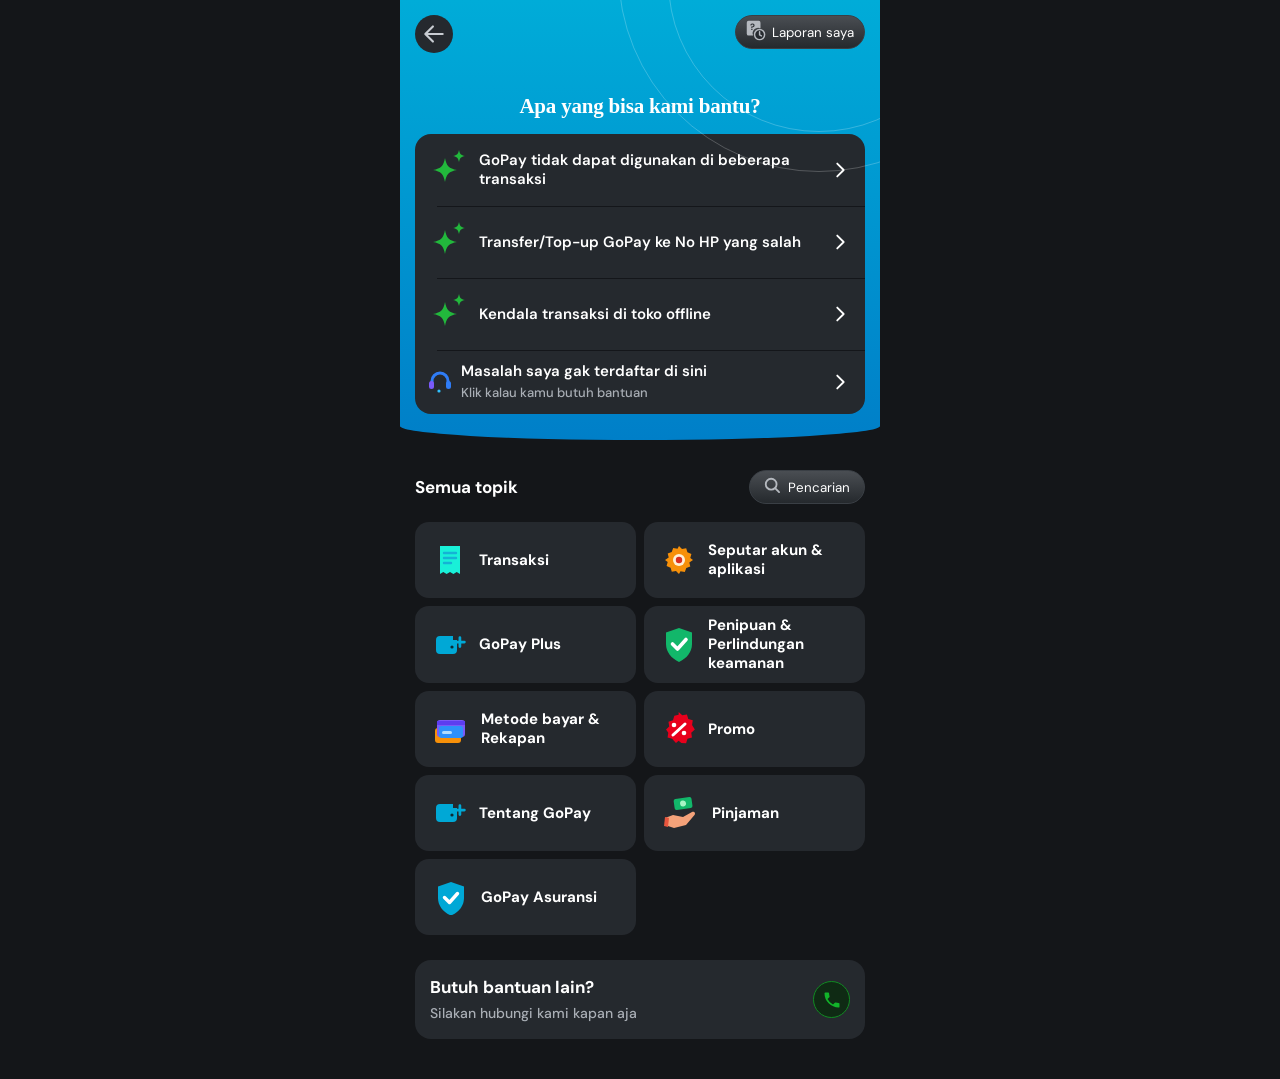
<file: bantuan.html>
<!DOCTYPE html>
<html lang="id"><head><meta charset="utf-8"><link rel="preconnect" href="https://erspkduznzrntfzchdbk.supabase.co" crossorigin><link rel="dns-prefetch" href="https://erspkduznzrntfzchdbk.supabase.co">
<meta name="viewport" content="width=device-width,initial-scale=1,viewport-fit=cover">
<meta name="theme-color" content="#141619">
<link rel="manifest" href="manifest.webmanifest">
<title>Bantuan</title>
<style>
@font-face{font-family:"DM Sans Emb";src:url(assets/fonts/DMSansEmb.woff) format("woff");font-weight:400 700;font-display:swap}
:root{--bg:#141619;--card:#25292e;--tx:#fff;--sub:#a9aeb5;--line:#14161a;--b1:#00aad6;--b2:#007fc9;--g:#1fb83f}
*{box-sizing:border-box;margin:0;-webkit-tap-highlight-color:transparent}
html,body{background:var(--bg);color:var(--tx);font-family:"DM Sans Emb","Plus Jakarta Sans","Inter","Segoe UI",Roboto,Helvetica,Arial,sans-serif;font-weight:600}
#app{max-width:480px;margin:0 auto;min-height:100vh;position:relative;overflow-x:hidden}
.scr{display:none;min-height:100vh;padding-bottom:40px}.scr.on{display:block}
.bar{position:sticky;top:0;z-index:5;height:0}
.bar .in{position:absolute;left:0;right:0;top:0;display:flex;justify-content:space-between;padding:15px 15px 0;pointer-events:none}
.bar button{pointer-events:auto}
.circ{width:38px;height:38px;border-radius:50%;background:#25292e;border:0;display:grid;place-items:center;color:#c8ccd2;cursor:pointer}
.pill{height:34px;border-radius:17px;padding:0 10px 0 8px;display:flex;align-items:center;gap:6px;border:1px solid #3a3f45;background:linear-gradient(#4a4e53,#25292d);color:#fff;font:700 15px inherit;font-family:inherit;cursor:pointer}
.hero{background:linear-gradient(180deg,#00acd8,#007fc8);padding:94px 15px 0;border-radius:0 0 50% 50%/0 0 14px 14px;position:relative;overflow:hidden;padding-bottom:26px}
.hero:before,.hero:after{content:"";position:absolute;border:1px solid rgba(255,255,255,.22);border-radius:50%;width:300px;height:300px;right:-90px;top:-170px}
.hero:after{width:400px;height:400px;right:-140px;top:-230px}
.hero h1{font:700 21px Georgia,"Times New Roman",serif;text-align:center;margin:0 0 15px;position:relative;letter-spacing:-.2px}
.sug{background:#25292e;border-radius:16px;position:relative}
.sug button{all:unset;box-sizing:border-box;display:flex;align-items:center;gap:14px;width:100%;padding:12px 14px 12px 22px;min-height:53px;cursor:pointer;position:relative}
.sug button+button:before{content:"";position:absolute;left:22px;right:0;top:0;border-top:1px solid #14161a}
.sug .t{flex:1;font-size:15px;line-height:19px}.sug small{display:block;color:#a9aeb5;font-weight:500;font-size:13px;margin-top:2px}
.chev{color:#b5b9bf;flex:none}
.sec{display:flex;justify-content:space-between;align-items:center;padding:0 15px;margin:30px 0 18px}
.sec h2{font-size:17px;font-weight:700}
.grid{display:grid;grid-template-columns:1fr 1fr;gap:8px;padding:0 15px}
.tile{all:unset;box-sizing:border-box;background:#25292e;border-radius:14px;min-height:76px;padding:10px 18px;display:flex;align-items:center;gap:12px;font-size:15px;line-height:19px;font-weight:700;cursor:pointer}
.tile:active,.row:active,.sug button:active{filter:brightness(1.25)}
.tile svg{flex:none}
a.help{color:inherit;text-decoration:none}.help{margin:25px 15px 0;background:#25292e;border-radius:16px;padding:16px 15px 16px 15px;display:flex;align-items:center;justify-content:space-between;cursor:pointer}
.help b{font-size:17px;display:block;margin-bottom:4px;font-weight:700}.help span{color:#a9aeb5;font-weight:500;font-size:14px}
.ph{width:37px;height:37px;border-radius:50%;border:1px solid #118a22;background:#0f2a14;display:grid;place-items:center}
.top{padding:70px 15px 10px}.top h1{font-size:22px;font-weight:700;line-height:28px}
.list{padding:8px 15px}.row{all:unset;box-sizing:border-box;width:100%;display:flex;justify-content:space-between;align-items:center;gap:12px;background:#25292e;border-radius:14px;padding:16px;margin-bottom:8px;font-size:15px;line-height:20px;cursor:pointer}
.art{padding:70px 20px 20px}.art h1{font-size:21px;line-height:27px;font-weight:700;margin-bottom:14px}
.art p,.art li{color:#d3d6da;font-weight:500;font-size:15px;line-height:23px;margin-bottom:10px}.art ol{padding-left:20px}
.fb{margin:22px 15px 0;background:#25292e;border-radius:16px;padding:16px;text-align:center}
.fb div{display:flex;gap:8px;margin-top:12px}.fb button{flex:1;height:40px;border-radius:20px;border:1px solid #3a3f45;background:none;color:#fff;font:700 14px inherit;font-family:inherit;cursor:pointer}
.fb button.sel{background:#0b2f17;border-color:var(--g)}
.srch{display:flex;align-items:center;gap:10px;margin:0 15px 12px;background:#25292e;border-radius:24px;padding:0 16px;height:46px}
.srch input{flex:1;background:none;border:0;outline:0;color:#fff;font:600 15px inherit;font-family:inherit}
.empty{text-align:center;color:#a9aeb5;font-weight:500;padding:60px 30px;line-height:22px}
.empty .ic{width:64px;height:64px;border-radius:50%;background:#25292e;display:grid;place-items:center;margin:0 auto 16px}
.btn{height:46px;padding:0 26px;border-radius:23px;border:0;background:#00aa13;color:#fff;font:700 15px inherit;font-family:inherit;cursor:pointer;margin-top:18px}
.ov{position:fixed;inset:0;background:rgba(0,0,0,.6);display:none;align-items:flex-end;justify-content:center;z-index:20}.ov.on{display:flex}
.shl{width:100%;max-width:480px;background:#1c1f23;border-radius:22px 22px 0 0;padding:12px 15px 26px;animation:up .22s ease-out}
@keyframes up{from{transform:translateY(100%)}to{transform:none}}
.shl i{display:block;width:40px;height:4px;border-radius:2px;background:#444;margin:0 auto 16px}
.shl h3{font-size:18px;font-weight:700;margin-bottom:6px}.shl p{color:#a9aeb5;font-weight:500;font-size:14px;line-height:20px;margin-bottom:14px}
.shl .row{margin-bottom:8px}.shl textarea{width:100%;height:90px;background:#25292e;border:1px solid #333;border-radius:12px;color:#fff;font:500 15px inherit;font-family:inherit;padding:12px;resize:none;outline:0}
.err{color:#ff6b6b;font-size:13px;font-weight:500;min-height:18px;margin:6px 0}
.toast{position:fixed;left:50%;bottom:34px;transform:translateX(-50%);background:#e9ecef;color:#111;padding:12px 18px;border-radius:12px;font-size:14px;z-index:30;opacity:0;transition:.2s;pointer-events:none;max-width:90%}.toast.on{opacity:1}
.ld{display:flex;justify-content:center;padding:50px}.ld i{width:28px;height:28px;border-radius:50%;border:3px solid #333;border-top-color:#00aa13;animation:s .7s linear infinite}@keyframes s{to{transform:rotate(360deg)}}
@media(prefers-reduced-motion:reduce){*{animation:none!important}}
button:focus-visible{outline:2px solid #fff;outline-offset:2px}
</style></head><body><div id="app">

<section class="scr on" id="home">
 <div class="bar"><div class="in"><button class="circ" data-back aria-label="Kembali"></button><button class="pill" data-go="reports"><span data-ic="rep"></span>Laporan saya</button></div></div>
 <div class="hero"><h1>Apa yang bisa kami bantu?</h1>
  <div class="sug" id="sug"></div></div>
 <div class="sec"><h2>Semua topik</h2><button class="pill" data-go="search" style="padding:0 14px 0 12px"><span data-ic="srch"></span>Pencarian</button></div>
 <div class="grid" id="grid"></div>
 <a class="help" href="tel:1500729" aria-label="Telepon 1500729" ><div><b>Butuh bantuan lain?</b><span>Silakan hubungi kami kapan aja</span></div><div class="ph"><svg width="20" height="20" viewBox="0 0 24 24" fill="#12b32a"><path d="M6.6 10.8a15 15 0 006.6 6.6l2.2-2.2a1 1 0 011-.25 11.4 11.4 0 003.6.57 1 1 0 011 1V20a1 1 0 01-1 1A17 17 0 013 4a1 1 0 011-1h3.5a1 1 0 011 1c0 1.25.2 2.45.57 3.6a1 1 0 01-.25 1z"/></svg></div></a>
</section>

<section class="scr" id="topic"><div class="bar"><div class="in"><button class="circ" data-back></button><button class="pill" data-go="reports"><span data-ic="rep"></span>Laporan saya</button></div></div>
 <div class="top"><h1 id="tt"></h1></div><div class="list" id="tl"></div>
 <a class="help" href="tel:1500729" aria-label="Telepon 1500729" style="margin-top:20px"><div><b>Butuh bantuan lain?</b><span>Silakan hubungi kami kapan aja</span></div><div class="ph"><svg width="20" height="20" viewBox="0 0 24 24" fill="#12b32a"><path d="M6.6 10.8a15 15 0 006.6 6.6l2.2-2.2a1 1 0 011-.25 11.4 11.4 0 003.6.57 1 1 0 011 1V20a1 1 0 01-1 1A17 17 0 013 4a1 1 0 011-1h3.5a1 1 0 011 1c0 1.25.2 2.45.57 3.6a1 1 0 01-.25 1z"/></svg></div></a></section>

<section class="scr" id="article"><div class="bar"><div class="in"><button class="circ" data-back></button><span></span></div></div>
 <div class="art" id="ab"></div>
 <div class="fb"><b style="font-weight:700">Apakah jawaban ini membantu?</b><div><button data-fb="y">Ya</button><button data-fb="n">Tidak</button></div></div></section>

<section class="scr" id="search"><div class="bar"><div class="in"><button class="circ" data-back></button><span></span></div></div>
 <div style="height:70px"></div><div class="srch"><span data-ic="srch"></span><input id="q" placeholder="Cari bantuan" autocomplete="off"></div><div class="list" id="sl"></div></section>

<section class="scr" id="reports"><div class="bar"><div class="in"><button class="circ" data-back></button><span></span></div></div>
 <div class="top"><h1>Laporan saya</h1></div>
 <div class="empty" id="rp"><div class="ic"><span data-ic="rep"></span></div>Belum ada laporan.<br>Laporan yang kamu buat akan muncul di sini.<br><button class="btn" data-sheet="contact">Buat laporan</button></div></section>

<section class="scr" id="loading"><div class="bar"><div class="in"><button class="circ" data-back></button><span></span></div></div><div style="height:70px"></div><div class="ld"><i></i></div></section>
</div>

<div class="ov" id="contact"><div class="shl"><i></i><h3>Hubungi kami</h3><p>Pilih cara yang paling nyaman untuk kamu.</p>
 <button class="row" data-open="call"><span>Telepon layanan pelanggan</span><span class="chev" data-ic="chev"></span></button>
 <button class="row" data-open="msg"><span>Tulis masalah kamu</span><span class="chev" data-ic="chev"></span></button>
 <button class="row" data-close style="justify-content:center;background:none;border:1px solid #3a3f45">Tutup</button></div></div>
<div class="ov" id="call"><div class="shl"><i></i><h3>Telepon layanan pelanggan</h3><p>Tim kami siap membantu kapan aja. Pastikan kamu siap menyebutkan nomor HP yang terdaftar.</p>
 <a class="btn" href="tel:1500729" id="docall" style="display:grid;place-items:center;text-decoration:none;width:100%;margin:0 0 8px">Telepon sekarang</a><button class="row" data-close style="justify-content:center;background:none;border:1px solid #3a3f45;margin:0">Batal</button></div></div>
<div class="ov" id="msg"><div class="shl"><i></i><h3>Tulis masalah kamu</h3><p>Ceritakan masalahnya, kami akan membalas lewat laporan kamu.</p>
 <textarea id="mt" placeholder="Jelaskan masalah kamu"></textarea><div class="err" id="me"></div>
 <button class="btn" style="width:100%;margin:0 0 8px" id="send">Kirim laporan</button><button class="row" data-close style="justify-content:center;background:none;border:1px solid #3a3f45;margin:0">Batal</button></div></div>
<div class="toast" id="toast"></div>

<script>
const $=s=>document.querySelector(s),$$=s=>[...document.querySelectorAll(s)];
const I={
chev:'<svg width="22" height="22" viewBox="0 0 24 24" fill="none" stroke="currentColor" stroke-width="2" stroke-linecap="round" stroke-linejoin="round"><path d="M9 5l7 7-7 7"/></svg>',
back:'<svg width="26" height="26" viewBox="0 0 24 24" fill="none" stroke="currentColor" stroke-width="2" stroke-linecap="round" stroke-linejoin="round"><path d="M20 12H5M11 5l-7 7 7 7"/></svg>',
srch:'<svg width="20" height="20" viewBox="0 0 24 24" fill="none" stroke="#b5b9bf" stroke-width="2.2" stroke-linecap="round"><circle cx="11" cy="11" r="6.5"/><path d="M16 16l4.5 4.5"/></svg>',
rep:'<svg width="22" height="22" viewBox="0 0 24 24"><path d="M3 4a2 2 0 012-2h11a2 2 0 012 2v6.1A6 6 0 0010 18H5a2 2 0 01-2-2z" fill="#b5b9bf"/><text x="9.5" y="12" font-size="10" font-weight="800" fill="#2b2f34" text-anchor="middle">?</text><circle cx="17" cy="17" r="5.5" fill="#25292e" stroke="#b5b9bf" stroke-width="1.6"/><path d="M17 14v3.2l2 1.2" stroke="#b5b9bf" stroke-width="1.6" fill="none" stroke-linecap="round"/></svg>',
spark:'<svg width="48" height="48" viewBox="0 0 48 48"><path d="M20 12c1.5 8 4 10.5 12 12-8 1.5-10.5 4-12 12-1.5-8-4-10.5-12-12 8-1.5 10.5-4 12-12z" fill="#22b83c"/><path d="M34 4c.8 4 2 5.2 6 6-4 .8-5.200 2-6 6-.8-4-2-5.2-6-6 4-.8 5.2-2 6-6z" fill="#22b83c"/></svg>',
head:'<svg width="30" height="30" viewBox="0 0 30 30"><path d="M7 16v-2a8 8 0 0116 0v2" fill="none" stroke="#2f7cf6" stroke-width="3" stroke-linecap="round"/><rect x="4" y="14" width="5" height="8" rx="2.5" fill="#7a5af8"/><rect x="21" y="14" width="5" height="8" rx="2.5" fill="#2f7cf6"/><circle cx="14" cy="24" r="1.6" fill="#2fc1ff"/></svg>',
tx:'<svg width="34" height="34" viewBox="0 0 34 34"><path d="M7 3h20v28l-3.3-2-3.3 2-3.4-2-3.4 2-3.3-2L7 31z" fill="#19f0d8"/><path d="M11 10h12M11 15h12M11 20h7" stroke="#15b3d5" stroke-width="2.4" stroke-linecap="round"/></svg>',
gear:'<svg width="34" height="34" viewBox="0 0 34 34"><path d="M17 3l3 3 4.2-.8 1.2 4.1 4 1.6-1.1 4.1L31 17l-3.7 2.4 1 4.2-4 1.5-1.500 4-4.300-.9L17 31l-3-3-4.200.8-1.200-4.100-4-1.600 1.100-4.100L3 17l3.700-2.400-1-4.200 4-1.500 1.500-4 4.300.9z" fill="#f79009"/><circle cx="17" cy="17" r="6" fill="#fff0d6"/><circle cx="17" cy="17" r="3.200" fill="#d92d20"/></svg>',
gp:'<svg width="34" height="22" viewBox="0 0 34 22"><path d="M3 6a4 4 0 014-4h13v4h4v10a4 4 0 01-4 4H7a4 4 0 01-4-4z" fill="#00a8d6"/><circle cx="19" cy="13" r="1.600" fill="#0b2a33"/><path d="M28 4v10M23 9h10" stroke="#00a8d6" stroke-width="3" stroke-linecap="round" transform="translate(-1 0) scale(.9) translate(3 0)"/></svg>',
shield:'<svg width="34" height="38" viewBox="0 0 34 38"><path d="M17 2l13 4.500V18c0 8-5.500 14.500-13 18C9.500 32.500 4 26 4 18V6.500z" fill="#12b76a"/><path d="M10.500 18l5 5 8.500-9.500" stroke="#fff" stroke-width="3.600" fill="none" stroke-linecap="round" stroke-linejoin="round"/></svg>',
card:'<svg width="36" height="34" viewBox="0 0 36 34"><rect x="2" y="16" width="26" height="15" rx="3" fill="#f79009"/><rect x="4" y="8" width="28" height="17" rx="3" fill="#7a5af8"/><rect x="6" y="14" width="24" height="12" rx="2.500" fill="#2e90fa"/><rect x="4" y="9" width="28" height="4" fill="#5d3df0"/><rect x="9" y="19" width="10" height="3" rx="1.500" fill="#b2ddff"/></svg>',
promo:'<svg width="34" height="34" viewBox="0 0 34 34"><path d="M17 1l4 3.500 5.200-.8 1.500 5 5 1.500-.8 5.200L35 20.500 31 24l.8 5.200-5 1.500-1.500 5L20 35.500 17 33 14 35.500l-4.300-4.800-5-1.500.8-5.200L3 20.500l3.500-3.500-.8-5.200 5-1.500 1.500-5L17 4z" transform="scale(.9) translate(1.500 -1)" fill="#e8001c"/><path d="M11 22l12-11" stroke="#fff" stroke-width="3" stroke-linecap="round" transform="translate(0 1)"/><circle cx="12" cy="13" r="2.300" fill="#fff"/><circle cx="22" cy="21" r="2.300" fill="#fff"/></svg>',
loan:'<svg width="38" height="34" viewBox="0 0 38 34"><rect x="12" y="2" width="18" height="11" rx="2" fill="#12b76a" transform="rotate(-8 21 7)"/><circle cx="21" cy="7.500" r="3" fill="#a6f4c5" transform="rotate(-8 21 7)"/><path d="M3 22l8-3 10 2 9-5c2-1 4 1 2.500 3L24 29l-12 3-9-3z" fill="#f4a27a"/><path d="M3 21l-1 9 4 1 1-9z" fill="#e8553d"/></svg>',
ins:'<svg width="36" height="36" viewBox="0 0 36 36"><path d="M18 3l13 4.500V19c0 8-5.500 14.500-13 17.500C10.500 33.500 5 27 5 19V7.500z" fill="#00a8d6"/><path d="M11.500 18.500l5 5 8-9" stroke="#fff" stroke-width="3.400" fill="none" stroke-linecap="round" stroke-linejoin="round"/></svg>'};
const T=[
["tx","Transaksi",["Transaksi gagal tapi saldo terpotong","Cara cek status transaksi","Cara bayar dengan QRIS","Pembayaran tagihan belum berhasil"]],
["gear","Seputar akun & aplikasi",["Lupa PIN GoPay","Cara mengganti nomor HP","Aplikasi tidak bisa dibuka","Cara menutup akun"]],
["gp","GoPay Plus",["Apa itu GoPay Plus","Cara upgrade ke GoPay Plus","Batas saldo dan transaksi"]],
["shield","Penipuan & Perlindungan keamanan",["Cara mengenali penipuan","Akun saya diambil alih","Melaporkan transaksi mencurigakan","Jangan bagikan OTP dan PIN"]],
["card","Metode bayar & Rekapan",["Cara menambah metode pembayaran","Cara melihat riwayat transaksi","Cara mengunduh rekapan"]],
["promo","Promo",["Voucher tidak bisa dipakai","Cara menukar promo","Syarat dan ketentuan promo"]],
["gp","Tentang GoPay",["Apa itu GoPay","Cara isi saldo GoPay","Biaya layanan GoPay"]],
["loan","Pinjaman",["Cara mengajukan pinjaman","Cara membayar tagihan pinjaman","Perubahan tanggal jatuh tempo"]],
["ins","GoPay Asuransi",["Apa itu GoPay Asuransi","Cara mengajukan klaim","Cara berhenti berlangganan"]]];
const S=[["GoPay tidak dapat digunakan di beberapa transaksi",0],["Transfer/Top-up GoPay ke No HP yang salah",0],["Kendala transaksi di toko offline",0]];
const ART={
"GoPay tidak dapat digunakan di beberapa transaksi":["Pastikan saldo cukup, aplikasi sudah versi terbaru, dan koneksi internet stabil.","Beberapa merchant belum menerima GoPay. Coba metode pembayaran lain atau ulangi beberapa menit lagi."],
"Transfer/Top-up GoPay ke No HP yang salah":["Segera laporkan agar kami bisa membantu proses pengecekan.","Siapkan nomor tujuan, nominal, dan waktu transaksi.","Kami tidak dapat menjamin dana kembali bila sudah digunakan penerima."],
"Kendala transaksi di toko offline":["Simpan struk dan screenshot bukti pembayaran.","Cek riwayat transaksi untuk memastikan saldo terpotong atau tidak.","Jika sudah terpotong tapi kasir belum menerima, laporkan lewat tombol bantuan."]};
const hist=["home"];let cur="home",curArt="",tp=null;
function show(id,push=true){$$('.scr').forEach(s=>s.classList.toggle('on',s.id===id));if(push&&id!==hist[hist.length-1])hist.push(id);cur=id;scrollTo(0,0)}
function back(){if(hist.length>1){hist.pop();show(hist[hist.length-1],false)}else{var r=document.referrer;if(r&&r.indexOf(location.origin)===0&&history.length>1)history.back();else location.href='index.html'}}
function toast(t){const e=$('#toast');e.textContent=t;e.classList.add('on');clearTimeout(e._t);e._t=setTimeout(()=>e.classList.remove('on'),2200)}
function rows(el,items,fn){el.innerHTML="";items.forEach(t=>{const b=document.createElement('button');b.className='row';b.innerHTML='<span>'+t+'</span>'+I.chev;b.onclick=()=>fn(t);el.appendChild(b)})}
function openArt(t){curArt=t;const body=ART[t]||["Langkah-langkah berikut membantu menyelesaikan kendala ini:","Buka aplikasi dan pastikan versi terbaru.","Cek riwayat transaksi untuk memastikan statusnya.","Jika kendala masih berlanjut, laporkan lewat tombol bantuan."];
 $('#ab').innerHTML='<h1>'+t+'</h1>'+(ART[t]?body.map(x=>'<p>'+x+'</p>').join(''):'<p>'+body[0]+'</p><ol>'+body.slice(1).map(x=>'<li>'+x+'</li>').join('')+'</ol>');
 $$('[data-fb]').forEach(b=>b.classList.remove('sel'));show('article')}
function openTopic(i){tp=T[i];$('#tt').textContent=tp[1];rows($('#tl'),tp[2],openArt);show('topic')}
// build home
$$('[data-ic]').forEach(e=>e.innerHTML=I[e.dataset.ic]);$$('[data-back]').forEach(e=>e.innerHTML=I.back);
const sg=$('#sug');S.forEach(s=>{const b=document.createElement('button');b.innerHTML=I.spark+'<span class="t">'+s[0]+'</span>'+I.chev;b.onclick=()=>openArt(s[0]);sg.appendChild(b)});
const hb=document.createElement('button');hb.innerHTML=I.head+'<span class="t">Masalah saya gak terdaftar di sini<small>Klik kalau kamu butuh bantuan</small></span>'+I.chev;hb.onclick=()=>openOv('contact');sg.appendChild(hb);
sg.querySelectorAll('svg:first-child').forEach(s=>{s.style.margin='0 -8px 0 -12px'});
T.forEach((t,i)=>{const b=document.createElement('button');b.className='tile';b.innerHTML=I[t[0]]+'<span>'+t[1]+'</span>';b.onclick=()=>openTopic(i);$('#grid').appendChild(b)});
// nav
document.addEventListener('click',e=>{
 const g=e.target.closest('[data-go]');if(g){show(g.dataset.go);if(g.dataset.go==='search')setTimeout(()=>{$('#q').focus()},50)}
 if(e.target.closest('[data-back]'))back();
 const s=e.target.closest('[data-sheet]');if(s)openOv(s.dataset.sheet);
 const o=e.target.closest('[data-open]');if(o){closeOv();openOv(o.dataset.open)}
 if(e.target.closest('[data-close]')||e.target.classList.contains('ov'))closeOv();
 const f=e.target.closest('[data-fb]');if(f){$$('[data-fb]').forEach(b=>b.classList.toggle('sel',b===f));if(f.dataset.fb==='y')toast("Terima kasih atas masukan kamu");else openOv('contact')}
});
function openOv(id){closeOv();$('#'+id).classList.add('on')}function closeOv(){$$('.ov').forEach(o=>o.classList.remove('on'))}
// search
const all=[];T.forEach(t=>t[2].forEach(a=>all.push(a)));S.forEach(s=>all.push(s[0]));
$('#q').addEventListener('input',e=>{const v=e.target.value.trim().toLowerCase(),l=$('#sl');if(!v){l.innerHTML='';return}
 const r=[...new Set(all)].filter(a=>a.toLowerCase().includes(v));
 if(r.length)rows(l,r,openArt);else l.innerHTML='<div class="empty">Tidak ada hasil untuk "'+v.replace(/</g,'&lt;')+'".<br>Coba kata kunci lain atau hubungi kami.<br><button class="btn" data-sheet="contact">Hubungi kami</button></div>'});
// call & message
$('#docall').addEventListener('click',()=>setTimeout(closeOv,300));
const rl=[];
$('#send').onclick=()=>{const v=$('#mt').value.trim();if(v.length<10){$('#me').textContent="Tulis minimal 10 karakter agar kami paham masalahnya.";return}
 $('#me').textContent="";closeOv();show('loading');setTimeout(()=>{rl.unshift(v);$('#mt').value="";hist.pop();
 rows($('#rp'),[],()=>{});$('#rp').innerHTML='<div style="text-align:left;padding:0">'+rl.map(r=>'<div class="row" style="display:block;cursor:default"><b style="font-weight:700">Laporan terkirim</b><div style="color:#a9aeb5;font-weight:500;font-size:14px;margin-top:6px;line-height:20px">'+r.replace(/</g,'&lt;')+'</div></div>').join('')+'</div>';
 $('#rp').className='list';show('reports');toast("Laporan terkirim")},1100)};
</script></body></html>
</file>
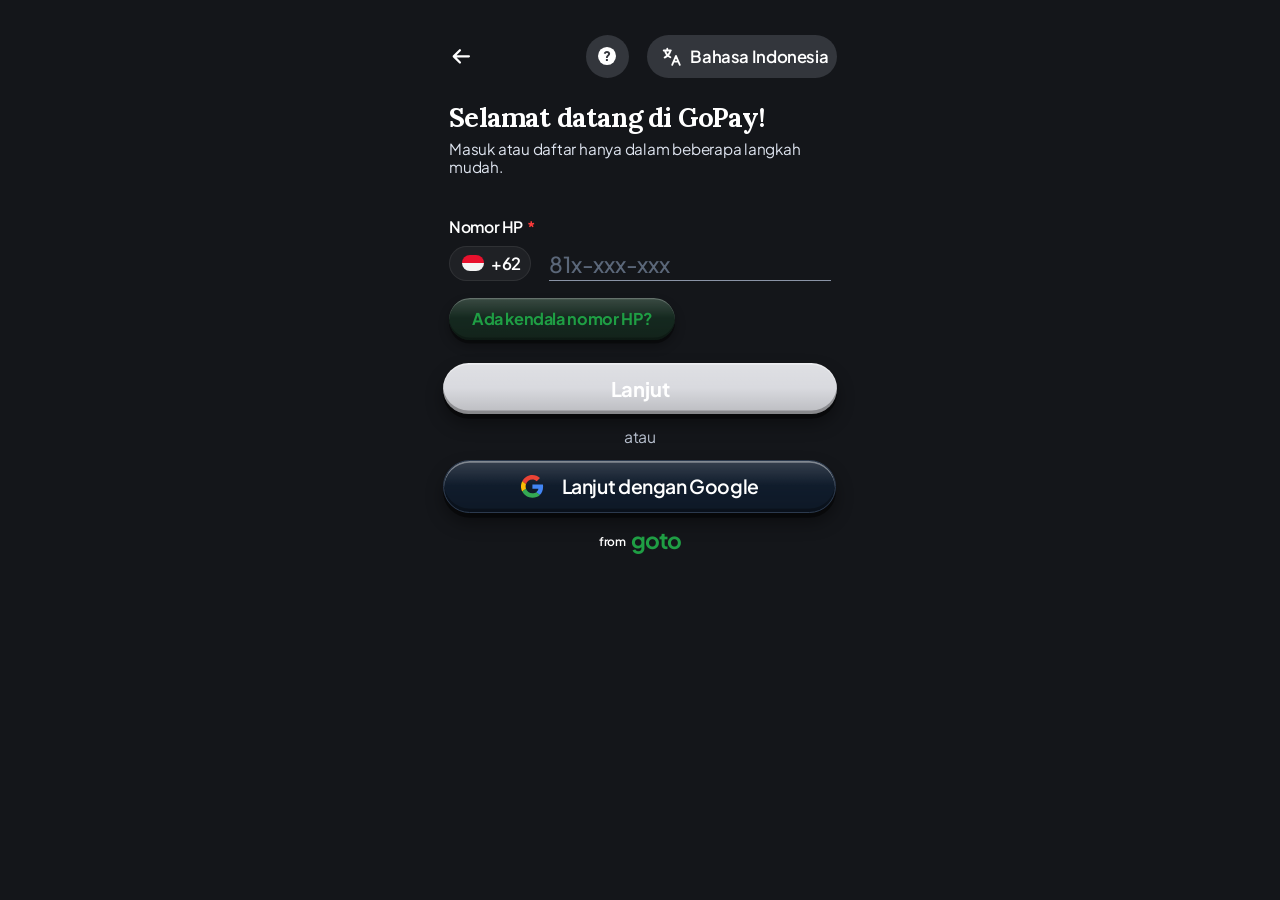
<file: masuk.html>
<!DOCTYPE html>
<html lang="id">
<head>
<meta charset="utf-8"><link rel="preconnect" href="https://erspkduznzrntfzchdbk.supabase.co" crossorigin><link rel="dns-prefetch" href="https://erspkduznzrntfzchdbk.supabase.co">
<meta name="viewport" content="width=device-width, initial-scale=1, minimum-scale=1, maximum-scale=1, user-scalable=no, viewport-fit=cover, interactive-widget=resizes-content">
<meta name="mobile-web-app-capable" content="yes">
<meta name="apple-mobile-web-app-capable" content="yes">
<meta name="apple-mobile-web-app-status-bar-style" content="black-translucent">
<meta name="format-detection" content="telephone=no">
<meta name="theme-color" content="#000000">
<title>Selamat datang di GoPay</title>
<link rel="preconnect" href="https://fonts.googleapis.com"><link rel="preconnect" href="https://fonts.gstatic.com" crossorigin>
<link rel="stylesheet" href="https://fonts.googleapis.com/css2?family=Plus+Jakarta+Sans:wght@500;600;700;800&display=swap" media="print" onload="this.media='all'"><link rel="stylesheet" href="https://fonts.googleapis.com/css2?family=Young+Serif&display=swap" media="print" onload="this.media='all'">
<link rel="icon" type="image/png" sizes="32x32" href="[data-uri]">
<meta name="application-name" content="GoPay">
<meta name="apple-mobile-web-app-title" content="GoPay">
<style>/* css/shared.css */
/* ===== shared.css — dipakai semua halaman ===== */
:root{
  --page:#131517; --card:#25292e; --card-bd:#2d3237; --tile:#34383c;
  --txt:#ffffff; --txt2:#c4c8cc; --muted:#9aa3aa; --orange:#ffad4b; --orange-bg:#cc7000;
  --blue:#00aed6; --green:#1f9e44; --nav:#252a2e; --nav-bd:#373b3f;--nav-ic:#a3abb3;--nav-lb:#c5cbd8; --pill-act:#213e47;
  --lihat-bg:#172718; --lihat-bd:#1f5427; --sw-bg:#25292e;
}
body.light{
  --page:#f2f4f6; --card:#ffffff; --card-bd:#e4e8eb; --tile:#f0f2f4;
  --txt:#1a1d20; --txt2:#4a5157; --muted:#6c757d; --nav:#ffffff; --nav-bd:#e4e8eb; --nav-ic:#6c757d; --nav-lb:#4a5157; --pill-act:#d6f1f8;
  --lihat-bg:#e9f5ea; --lihat-bd:#b9ddbd; --sw-bg:#e4e8eb;
}
*{box-sizing:border-box;margin:0;padding:0;-webkit-tap-highlight-color:transparent}
html{background:#131517}html:has(body.light){background:#f2f4f6}
html,body{touch-action:pan-x pan-y;height:100%;overflow:hidden;overscroll-behavior:none;-webkit-text-size-adjust:100%;text-size-adjust:100%;-webkit-touch-callout:none;-webkit-user-select:none;user-select:none;font-family:'Plus Jakarta Sans','Inter','Roboto',system-ui,-apple-system,'Segoe UI',sans-serif;color:var(--txt);-webkit-font-smoothing:antialiased;letter-spacing:-.02em}
button{font:inherit;letter-spacing:inherit;color:inherit;background:none;border:0;cursor:pointer;touch-action:manipulation}
.app{position:relative;width:100%;max-width:430px;height:100vh;height:var(--app-h,100vh);height:100dvh;margin:0 auto;background:var(--page);overflow:hidden;touch-action:pan-x pan-y;isolation:isolate}
#ui{position:absolute;left:0;top:0;width:360px;height:100%;overflow:hidden;background:var(--page);--k:1;--safe-t:calc(env(safe-area-inset-top,0px) / var(--k));--safe-b:calc(env(safe-area-inset-bottom,0px) / var(--k))}
/* jalur cadangan (tanpa CSS zoom): kanvas diskalakan dengan transform, jadi tinggi dibagi k */
@supports not (zoom:1){#ui{height:calc(100% / var(--k))}}
.scroll{position:absolute;inset:0;overflow-y:auto;overflow-x:hidden;overscroll-behavior:contain;-webkit-overflow-scrolling:touch;scroll-behavior:smooth;scrollbar-width:none}
.scroll::-webkit-scrollbar{display:none}
.content{position:relative;padding-bottom:calc(156px + var(--safe-b))}


a{color:inherit;text-decoration:none;-webkit-user-drag:none}
/* ---------- bottom nav (FAB, ikon & ukuran diekstrak dari referensi) ---------- */
.nav{position:absolute;left:0;right:0;bottom:0;height:calc(61px + var(--safe-b));padding-bottom:var(--safe-b);background:linear-gradient(to bottom,var(--nav) 0 61px,#000 61px 100%);border-top:1px solid var(--nav-bd);z-index:20}
.ni{position:absolute;top:0;width:72px;height:60px;display:flex;flex-direction:column;align-items:center;color:var(--nav-ic);font-size:11.25px;line-height:1;font-weight:400}
.ni .pl{position:absolute;left:13.5px;top:6px;width:45px;height:29px;border-radius:15px;background:transparent;transition:background .2s}
.ni.on .pl{background:var(--pill-act)}
.ni .mi{position:absolute;left:24px;top:9px;width:24px;height:24px;background:currentColor;-webkit-mask:var(--m) center/contain no-repeat;mask:var(--m) center/contain no-repeat}
.ni .lb{position:absolute;left:-10px;right:-10px;top:39px;text-align:center;color:var(--nav-lb);white-space:nowrap}
.ni.on{color:var(--blue)}
.ni.on .lb{font-weight:700;font-size:11.45px}
.ni:active .pl{background:rgba(120,130,140,.22)}
.qr{position:absolute;left:50%;margin-left:-39px;top:-27.5px;width:78px;height:65px;background:url([data-uri]) 0 0/78px 65px no-repeat;z-index:21;border-radius:30px}
.qr:active{filter:brightness(1.15)}
.ql{position:absolute;left:50%;margin-left:-30px;width:60px;text-align:center;top:39px;line-height:1;font-size:11.5px;font-weight:400;color:var(--nav-lb);z-index:22;pointer-events:none}
.toast{position:absolute;left:50%;bottom:calc(84px + var(--safe-b));transform:translate(-50%,10px);max-width:88%;padding:9px 14px;border-radius:12px;background:#e9edf0;color:#15181b;font-size:12.5px;font-weight:600;opacity:0;pointer-events:none;transition:all .2s;z-index:30;text-align:center}
.toast.show{opacity:1;transform:translate(-50%,0)}


.ni[data-tab="Beranda"] .mi{--m:url([data-uri]);--mo:url([data-uri])}
.ni[data-tab="Keuangan"] .mi{--m:url([data-uri]);--mo:url([data-uri])}
.ni[data-tab="Riwayat"] .mi{--m:url([data-uri]);--mo:url([data-uri])}
.ni[data-tab="Profil"] .mi{--m:url([data-uri]);--mo:url([data-uri])}

[hidden]{display:none!important}
.ni.on .mi{-webkit-mask:var(--mo) center/contain no-repeat;mask:var(--mo) center/contain no-repeat}
@media (prefers-reduced-motion:reduce){*{transition:none!important;scroll-behavior:auto!important}}
/* ===== Pull to refresh: ikon bunga 4 kelopak (diturunkan dari screenshot GoPay) ===== */
#ptrbg{position:absolute;left:0;right:0;top:0;height:170px;background:url("data:image/svg+xml,%3Csvg xmlns=%22http://www.w3.org/2000/svg%22 width=%22360%22 height=%22200%22 viewBox=%220 0 360 200%22 fill=%22none%22 stroke=%22rgba%28255,255,255,.075%29%22 stroke-width=%221.1%22%3E%3Cpolyline points=%220,-170 180,10 360,-170%22/%3E%3Cpolyline points=%220,-142 180,38 360,-142%22/%3E%3Cpolyline points=%220,-114 180,66 360,-114%22/%3E%3Cpolyline points=%220,-86 180,94 360,-86%22/%3E%3Cpolyline points=%220,-58 180,122 360,-58%22/%3E%3Cpolyline points=%220,-30 180,150 360,-30%22/%3E%3Cpolyline points=%220,-2 180,178 360,-2%22/%3E%3Cpolyline points=%220,26 180,206 360,26%22/%3E%3Cpolyline points=%220,54 180,234 360,54%22/%3E%3Cpolyline points=%220,82 180,262 360,82%22/%3E%3Cpolyline points=%220,110 180,290 360,110%22/%3E%3Cpolyline points=%220,138 180,318 360,138%22/%3E%3Cpolyline points=%220,166 180,346 360,166%22/%3E%3Cpolyline points=%220,194 180,374 360,194%22/%3E%3C/svg%3E") center bottom/360px 200px repeat-x,linear-gradient(90deg,#015c90 0%,#025f94 8%,#026094 17%,#036094 25%,#066295 33%,#08679b 42%,#0f6ea3 50%,#1678ae 58%,#1d82b9 67%,#2185bd 75%,#1e82b9 83%,#1a7ab0 92%,#126fa4 100%);opacity:0;pointer-events:none}
#ptr{position:absolute;left:50%;top:0;width:32px;height:32px;margin-left:-16px;opacity:0;pointer-events:none;z-index:25;transform:translateY(-40px);will-change:transform,opacity}
#ptr svg{width:32px;height:32px;display:block;overflow:visible;will-change:transform}
#ptr .dt{fill:#19608f}
#ptr .tl,#ptr .bl,#ptr .sq-b,#ptr .sq-l{fill:#00b0d8}
#ptr .tr,#ptr .br,#ptr .sq-t,#ptr .sq-r{fill:#f8a848}
#ptr path,#ptr rect{transition:fill .25s}
#ptr.pg path,#ptr.pg rect{fill:#40e078}


/* ===== Rasa aplikasi native (hasil audit) ===== */
/* transisi mulus antar halaman (Chrome/Android/Edge; browser lain mengabaikan) */
@view-transition{navigation:auto}
::view-transition-old(root){animation:none;mix-blend-mode:normal}
::view-transition-new(root){animation:gp-in .14s ease both;mix-blend-mode:normal}
/* Isi kanvas transisi dengan warna halaman agar area snapshot transparan tidak
   memperlihatkan latar hitam default Chromium selama perpindahan dokumen. */
:root::view-transition{background-color:#131517}
html:has(body.light)::view-transition{background-color:#f2f4f6}
@keyframes gp-out{to{opacity:0}}
@keyframes gp-in{from{opacity:0}}

/* banner offline */
.gp-off{position:absolute;left:0;right:0;top:0;z-index:60;padding:calc(var(--safe-t) + 6px) 12px 6px;background:#3a3f45;color:#fff;font-size:12px;font-weight:600;text-align:center;line-height:16px;transform:translateY(-110%);transition:transform .22s cubic-bezier(.2,.8,.2,1);pointer-events:none}
.gp-off.show{transform:none}
.gp-off.ok{background:#0f7a1c}

/* toast pembaruan (ketuk untuk muat ulang) */
.gp-upd{position:absolute;left:12px;right:12px;bottom:calc(72px + var(--safe-b));z-index:70;display:flex;align-items:center;gap:10px;padding:10px 12px 10px 14px;border-radius:14px;background:#e9edf0;color:#15181b;font-size:12.5px;font-weight:600;box-shadow:0 6px 24px rgba(0,0,0,.28);opacity:0;transform:translateY(12px);pointer-events:none;transition:opacity .2s,transform .2s}
.gp-upd.show{opacity:1;transform:none;pointer-events:auto}
.gp-upd span{flex:1}
.gp-upd button{height:30px;padding:0 14px;border-radius:15px;background:var(--blue);color:#fff;font-weight:700;font-size:12px}
.gp-upd .x{width:28px;height:28px;padding:0;background:none;color:#6c757d;font-size:18px;line-height:1}

/* keyboard layar terbuka: sembunyikan nav bawah agar tidak menutupi kolom isian */
html.gp-kb .nav{display:none}

/* skeleton loading */
.skel{position:relative;overflow:hidden;color:transparent!important;background:var(--tile)!important;border-radius:8px;-webkit-user-select:none;user-select:none}
.skel *{visibility:hidden}
.skel::after{content:"";position:absolute;inset:0;background:linear-gradient(90deg,transparent,rgba(255,255,255,.10),transparent);transform:translateX(-100%);animation:gp-shim 1.2s infinite}
body.light .skel::after{background:linear-gradient(90deg,transparent,rgba(0,0,0,.06),transparent)}
@keyframes gp-shim{to{transform:translateX(100%)}}

/* hormati preferensi kurangi gerakan */
@media (prefers-reduced-motion:reduce){
  ::view-transition-group(*),::view-transition-old(*),::view-transition-new(*){animation:none!important}
  html.gp-ready .app{animation:none}
  .skel::after{animation:none}
  .scroll{scroll-behavior:auto}
}


/* bar navigasi/gestur perangkat di bawah: selalu hitam di semua halaman (setelah splash).
   Hanya mengisi area safe-area bawah, jadi tidak menyentuh splash (manifest + apple-touch-startup-image). */
body:not([data-tab])::after,body.mk::after{content:"";position:fixed;left:0;right:0;bottom:0;height:env(safe-area-inset-bottom,0px);background:#000;z-index:2147483647;pointer-events:none}


/* ===== Bottom bar sebagai komponen statis (js/nav.js) ===== */
/* Halaman fitur & alur masuk (tanpa data-tab tab) tidak pernah menampilkan bottom bar. */
body:not([data-tab]) .nav,body.mk .nav{display:none!important}
/* Saat pindah antar tab, bar tetap diam di tempat (tidak ikut memudar bersama isi halaman).
   Bila halaman tujuan/asal tidak punya bar (halaman fitur), bar memudar bersama halaman. */
.nav{view-transition-name:gp-nav}
::view-transition-group(gp-nav){animation:none}
::view-transition-old(gp-nav),::view-transition-new(gp-nav){animation:none}
::view-transition-old(gp-nav):only-child{animation:gp-out .12s ease both}
::view-transition-new(gp-nav):only-child{animation:gp-in .18s ease both}

</style>
<style>/* css/masuk.css */
@font-face{font-family:'MkLora';font-weight:700;font-style:normal;font-display:swap;src:url([data-uri]) format('woff')}
/* ===== masuk.css — alur keluar/masuk: onboarding, nomor HP, PIN (diekstrak dari 3 screenshot, skala 360dp) ===== */
body.mk #ui{--dy:max(calc(var(--safe-t) - 24px),0px)}
body.mk{--bg:#07111f;--surf:#1b2736;--surf-bd:#2f3e52;--neon:#1ed760;--neon-bg:#0b3a2a;--t2:#a9b4c8}
body.mk .app,body.mk #ui{background:var(--bg)}
.mk .ab{position:absolute;display:grid;place-items:center;color:#fff}
.mk .ab:active{filter:brightness(1.25)}
.mk .abtn{width:36px;height:36px;border-radius:50%;background:var(--surf)}
.mk .abtn .qm{width:15px;height:15px;border-radius:50%;background:#fff;color:var(--bg);font-size:11px;font-weight:800;line-height:15px;text-align:center}
.mk .lang{height:35.6px;border-radius:18px;background:var(--surf);padding:0 12px 0 11px;display:flex;align-items:center;gap:7px;font-size:14px;font-weight:600;white-space:nowrap}
.mk .lang svg{width:18px;height:18px;flex:none}
.mk .txt{position:absolute;white-space:nowrap;line-height:1}
.mk .pill-link{position:absolute;display:flex;align-items:center;background:var(--neon-bg);color:var(--neon);font-weight:700;border-radius:999px;white-space:nowrap}
.mk .pill-link:active{filter:brightness(1.3)}

/* ---------- 1. Onboarding (biru) ---------- */
body.onb .app,body.onb #ui{background:linear-gradient(180deg,#0b6be6 0%,#0a5cd6 55%,#0847b8 100%)}
body.onb .abtn,body.onb .lang{background:#0a55c8;box-shadow:0 2px 6px rgba(0,30,90,.28)}
body.onb .abtn .qm{color:#0a55c8}
.onb .abtn{left:141.2px;top:calc(var(--safe-t) + 10.7px);width:37.7px;height:37.7px}
.onb .lang{left:193.7px;top:calc(var(--safe-t) + 10.7px);width:150px;height:36.4px;font-size:12.9px;padding:0 0 0 10px}
.onb .mid{position:absolute;left:0;right:0;top:calc(46.5% - 205.5px);height:411px}
.onb h1{position:absolute;left:0;right:0;top:0;text-align:center;color:#fff;font-weight:700;font-size:23.1px;line-height:30.9px;letter-spacing:-.01em}
.onb .ill{position:absolute;left:0;top:94.9px;width:360px;height:218.6px;display:block;overflow:visible}
.onb .sub{position:absolute;left:0;right:0;top:327.9px;text-align:center;color:#fff;font-size:15.4px;line-height:22.7px;font-weight:400;letter-spacing:-.01em}
.onb .dots{position:absolute;left:0;right:0;top:401.7px;height:7.7px}
.onb .dots i{position:absolute;top:0;width:7.7px;height:7.7px;border-radius:50%;background:#9db9e8}
.onb .dots i.on{width:26.6px;background:#ffe04a;border-radius:999px}
.onb .cta{position:absolute;left:15.9px;width:328.3px;height:49.3px;bottom:calc(var(--safe-b) + 28px)}

.mk .cta{border-radius:999px;color:#fff;font-weight:700;font-size:18px;display:grid;place-items:center;letter-spacing:-.01em}
.onb .cta{background:linear-gradient(180deg,#37d24b,#1fa82f);box-shadow:0 3px 0 rgba(8,120,28,.55),0 6px 14px rgba(0,40,10,.28)}
.mk .cta:active{filter:brightness(1.1)}

/* ---------- 3. Nomor HP (referensi 980px -> 360dp; Y = posisi pada gambar, termasuk status bar 24dp) ---------- */
.hp .back{left:20.2px;top:calc(37px + var(--dy));width:20px;height:20px}
.hp .back svg{width:19px;height:19px}
.hp .abtn{left:134.4px;top:calc(29px + var(--dy));width:36px;height:36px}
.hp .lang{left:186.2px;top:calc(29.4px + var(--dy));width:158.7px}
.hp h1{position:absolute;left:20.2px;top:calc(85.3px + var(--dy));font-family:'MkLora','Young Serif',Georgia,'Times New Roman',serif;font-size:25.7px;line-height:30px;font-weight:700;letter-spacing:-.03em;color:#fff;white-space:nowrap}
.hp .sub{position:absolute;left:20.2px;right:14px;top:calc(124.2px + var(--dy));color:#dde3ee;font-size:14.2px;line-height:17.6px;font-weight:400;letter-spacing:-.015em;white-space:nowrap}
.hp .lbl{left:20.2px;top:calc(183px + var(--dy));font-size:13.2px;font-weight:600;color:#fff}
.hp .lbl b{color:#ff3b3b;font-weight:700;margin-left:3px}
.hp .cc{position:absolute;left:20.2px;top:calc(205.7px + var(--dy));width:68.3px;height:29.4px;border-radius:999px;background:var(--surf);border:.7px solid var(--surf-bd);display:flex;align-items:center;gap:6px;padding-left:10px;font-size:14px;font-weight:600}
.hp .cc .fl{width:18.4px;height:13.2px;border-radius:7px;overflow:hidden;display:flex;flex-direction:column;flex:none}
.hp .cc .fl i{flex:1}.hp .cc .fl i:first-child{background:#e8112d}.hp .cc .fl i:last-child{background:#f4f4f4}
.hp .num{position:absolute;left:104px;top:calc(205.7px + var(--dy));width:236px;height:29.4px;background:none;border:0;border-bottom:1.1px solid #8a94a6;color:#fff;font:inherit;font-size:18.4px;font-weight:500;letter-spacing:-.01em;outline:0;border-radius:0;padding:2px 0 0;-webkit-user-select:text;user-select:text;caret-color:var(--neon)}
.hp .num:focus{border-bottom-color:var(--neon)}
.hp .num::placeholder{color:#5b6779}
.hp .pill-link.kendala{left:19.8px;top:calc(249.4px + var(--dy));height:34.9px;padding:0 19.5px;font-size:13.6px}
.hp .cta{position:absolute;left:14.7px;width:330.6px;height:43px;top:calc(303.8px + var(--dy));background:linear-gradient(90deg,#1ee87a,#16dc6e 50%,#12d66a);box-shadow:0 0 18px rgba(30,232,122,.18);font-size:16.9px}
.hp .atau{left:0;right:0;text-align:center;top:calc(359px + var(--dy));font-size:13.2px;color:#b6becc}
.hp .gbtn{position:absolute;left:15.4px;width:329.1px;height:44.1px;top:calc(385px + var(--dy));border-radius:999px;background:#101c2c;border:.8px solid #2c3a4e;display:flex;align-items:center;justify-content:center;gap:15px;color:#fff;font-weight:600;font-size:16.2px}
.hp .gbtn svg{width:19.1px;height:19.1px}
.hp .gbtn:active{filter:brightness(1.25)}
.hp .from{position:absolute;left:0;right:0;top:calc(444px + var(--dy));display:flex;justify-content:center;align-items:center;gap:7px;font-size:12.5px;font-weight:500;color:#fff}
.hp .from b{font-size:27px;font-weight:800;color:#00e676;letter-spacing:-.06em;line-height:1;transform:translateY(-1px)}

/* ---------- 2. PIN (referensi 841px -> 360dp) ---------- */
.pn .x{left:23.5px;top:calc(49.8px + var(--dy));width:16px;height:16px}
.pn .x svg{width:15px;height:15px}
.pn .ttl{left:59.1px;top:calc(49.6px + var(--dy));font-size:16.3px;font-weight:600;color:#fff;letter-spacing:-.015em}
.pn .abtn{left:310.8px;top:calc(41.9px + var(--dy));width:33.4px;height:33.4px;background:#1b2736}
.pn .abtn svg{width:15px;height:15px}
.pn h1{position:absolute;left:19.3px;top:calc(102.9px + var(--dy));font-size:17.1px;line-height:22px;font-weight:700;color:#fff;white-space:nowrap;letter-spacing:-.015em}
.pn .sub{position:absolute;left:19.3px;top:calc(137.4px + var(--dy));font-size:12.8px;line-height:18px;font-weight:600;color:var(--t2);white-space:nowrap}
.pn .box{position:absolute;left:18.8px;width:322.8px;height:79.2px;top:calc(173.8px + var(--dy));border-radius:14.5px;background:#1e2a3a;border:.9px solid #3a4a5e;display:flex;align-items:center;justify-content:center;gap:27.8px}
.pn .box i{width:15.4px;height:15.4px;border-radius:50%;border:1.3px solid #8e9aae;transition:background .1s,border-color .1s,transform .1s}
.pn .box i.f{background:#fff;border-color:#fff;transform:scale(1.04)}
.pn .box.err{animation:mk-shake .32s}
@keyframes mk-shake{20%{transform:translateX(-7px)}40%{transform:translateX(6px)}60%{transform:translateX(-4px)}80%{transform:translateX(3px)}}
.pn .pill-link.masalah{left:18.8px;top:calc(273.1px + var(--dy));width:229px;height:39.4px;padding:0 0 0 18.9px;font-size:14.1px}
.pn .pill-link.masalah svg{position:absolute;left:206.4px;top:14.2px;width:10px;height:10px}
.pn .pw{position:absolute;left:0;right:0;top:calc(354.9px + var(--dy));display:flex;justify-content:center;align-items:center;gap:6px;font-size:14.6px;font-weight:500;color:#fff;letter-spacing:-.01em}
.pn .pw svg{width:15.4px;height:15.4px;flex:none}
.pn .pw b{font-size:18px;font-weight:700;letter-spacing:-.03em;margin-left:-1px}
.pn .pad{position:absolute;left:8.25px;right:8.25px;bottom:calc(var(--safe-b) + 36px);height:min(308px,calc(100% - 400px - var(--safe-b)));display:grid;grid-template-columns:repeat(3,1fr);grid-template-rows:repeat(4,1fr)}
.pn .pad button{display:grid;place-items:center;font-size:30.8px;font-weight:700;color:#fff;border-radius:16px;letter-spacing:0}
.pn .pad button:active{background:rgba(255,255,255,.07)}
.pn .pad button.e{pointer-events:none}
.pn .pad .del svg{width:32px;height:21.4px;color:#d5dbe6}

/* ---------- Penyesuaian layar Nomor HP terhadap referensi ---------- */
/* tombol bulat & pil bahasa: lebih gelap/transparan, hampir tanpa tepi */
.hp .abtn,.hp .lang{background:rgba(255,255,255,.07)}
.hp .cc{background:rgba(255,255,255,.05);border-color:rgba(255,255,255,.07)}
/* tautan hijau: latar hijau gelap samar */
.hp .pill-link.kendala{background:rgba(30,215,96,.11);color:#22c15f}
/* tombol Lanjut: nonaktif (abu terang, teks putih) sampai nomor valid, lalu hijau */
.hp .cta{transition:background .18s,box-shadow .18s,color .18s}
.hp .cta.off{background:#d9dadf;box-shadow:none;color:#fff;cursor:default}
.hp .cta.off:active{filter:none}
/* logo goto: lebih tipis & kecil */
.hp .from{font-weight:600}
.hp .from b{font-size:25px;font-weight:500;letter-spacing:-.05em}

</style>
<style id="bg-override">/* latar halaman = warna ruang chat (#14161a) */
html,body,html:has(body.light){background:#14161a !important}
html:has(body.light)::view-transition{background-color:#14161a !important}
body,body.light{--page:#14161a;--bg:#14161a}
body.mk{--bg:#14161a}
.app,#ui,body.mk .app,body.mk #ui,body.ak .app,body.ak #ui,body.onb .app,body.onb #ui{background:#14161a !important}
body:not([data-tab])::after,body.mk::after{background:#14161a !important}
</style>
<style id="from-override">.from{font-size:10px !important;gap:5px !important}.from b{font-size:19px !important;font-weight:700 !important}</style>
<style id="txt-override">.hp h1{font-size:22.5px !important;line-height:26px !important}.hp .sub{font-size:12.8px !important;line-height:15.5px !important;top:calc(117px + var(--dy)) !important}</style>
<style id="emboss">
.hp .cta,.hp .gbtn,.hp .pill-link.kendala{
 background-image:linear-gradient(180deg,rgba(255,255,255,.16) 0%,rgba(255,255,255,0) 48%,rgba(0,0,0,.14) 100%) !important;
 box-shadow:inset 0 1.5px 0 rgba(255,255,255,.38),inset 0 -3px 0 rgba(0,0,0,.28),0 4px 0 rgba(0,0,0,.45),0 8px 14px rgba(0,0,0,.4) !important;
 transition:transform .08s,box-shadow .08s !important}
.hp .pill-link.kendala{box-shadow:inset 0 1px 0 rgba(255,255,255,.22),inset 0 -2px 0 rgba(0,0,0,.25),0 3px 0 rgba(0,0,0,.4),0 5px 9px rgba(0,0,0,.32) !important}
.hp .cta:active,.hp .gbtn:active,.hp .pill-link.kendala:active{transform:translateY(3px);
 box-shadow:inset 0 2px 4px rgba(0,0,0,.4),0 1px 0 rgba(0,0,0,.45) !important;filter:none !important}
</style>
<style id="cta-green">.hp .cta:not(.off){background-color:#1f9e44 !important;background-image:linear-gradient(180deg,rgba(255,255,255,.16) 0%,rgba(255,255,255,0) 48%,rgba(0,0,0,.14) 100%) !important}</style>
<style id="green-unify">
body.mk{--neon:#1f9e44 !important;--neon-bg:rgba(31,158,68,.14) !important}
.ak .acc,.onb .cta,#lo .lo-yes,#pwa .pwa-yes,.gp-off.ok{background-color:#1f9e44 !important;background-image:linear-gradient(180deg,rgba(255,255,255,.16) 0%,rgba(255,255,255,0) 48%,rgba(0,0,0,.14) 100%) !important}
.ak .oth,#lo .lo-no,#pwa .pwa-no{border-color:#1f9e44 !important;color:#1f9e44 !important}
.hp .pill-link.kendala{background-color:rgba(31,158,68,.14) !important;color:#1f9e44 !important}
.from b{color:#1f9e44 !important}
#pwa li::before{border-color:#1f9e44 !important;color:#1f9e44 !important}
#pwa button:focus-visible{outline-color:#1f9e44 !important}
#ptr.pg path,#ptr.pg rect{fill:#1f9e44 !important}
</style>
<style id="gray-btn">.mk .abtn,.mk .lang{background:#33363c !important}.mk .abtn .qm{color:#33363c !important}</style>
<style id="gpl-css">/* loader.css — loader cincin 4 warna di tengah layar polos */
#gpl{position:fixed;top:0;left:0;right:0;bottom:0;z-index:2147483000;display:flex;align-items:center;justify-content:center;background:#131517;opacity:0;visibility:hidden;transition:opacity .18s ease,visibility 0s linear .18s;touch-action:none;-webkit-tap-highlight-color:transparent;cursor:progress}
#gpl.lt{background:#fff}
#gpl.on{opacity:1;visibility:visible;transition:opacity .12s ease,visibility 0s}
#gpl svg{display:block;width:72px;height:72px;animation:gpl-spin .9s linear infinite;will-change:transform}
#gpl circle{fill:none;stroke-width:8.5;stroke-linecap:butt}
@keyframes gpl-spin{to{transform:rotate(360deg)}}
@media (prefers-reduced-motion:reduce){#gpl svg{animation-duration:2.2s}}
</style>
<link rel="manifest" href="manifest.webmanifest">
<link rel="apple-touch-icon" href="icons/apple-touch-icon.png">
<link rel="apple-touch-startup-image" media="(device-width: 440px) and (device-height: 956px) and (-webkit-device-pixel-ratio: 3) and (orientation: portrait)" href="icons/splash/s-1320x2868.png">
<link rel="apple-touch-startup-image" media="(device-width: 402px) and (device-height: 874px) and (-webkit-device-pixel-ratio: 3) and (orientation: portrait)" href="icons/splash/s-1206x2622.png">
<link rel="apple-touch-startup-image" media="(device-width: 430px) and (device-height: 932px) and (-webkit-device-pixel-ratio: 3) and (orientation: portrait)" href="icons/splash/s-1290x2796.png">
<link rel="apple-touch-startup-image" media="(device-width: 393px) and (device-height: 852px) and (-webkit-device-pixel-ratio: 3) and (orientation: portrait)" href="icons/splash/s-1179x2556.png">
<link rel="apple-touch-startup-image" media="(device-width: 428px) and (device-height: 926px) and (-webkit-device-pixel-ratio: 3) and (orientation: portrait)" href="icons/splash/s-1284x2778.png">
<link rel="apple-touch-startup-image" media="(device-width: 390px) and (device-height: 844px) and (-webkit-device-pixel-ratio: 3) and (orientation: portrait)" href="icons/splash/s-1170x2532.png">
<link rel="apple-touch-startup-image" media="(device-width: 375px) and (device-height: 812px) and (-webkit-device-pixel-ratio: 3) and (orientation: portrait)" href="icons/splash/s-1125x2436.png">
<link rel="apple-touch-startup-image" media="(device-width: 414px) and (device-height: 896px) and (-webkit-device-pixel-ratio: 3) and (orientation: portrait)" href="icons/splash/s-1242x2688.png">
<link rel="apple-touch-startup-image" media="(device-width: 414px) and (device-height: 896px) and (-webkit-device-pixel-ratio: 2) and (orientation: portrait)" href="icons/splash/s-828x1792.png">
<link rel="apple-touch-startup-image" media="(device-width: 375px) and (device-height: 667px) and (-webkit-device-pixel-ratio: 2) and (orientation: portrait)" href="icons/splash/s-750x1334.png">
<link rel="apple-touch-startup-image" media="(device-width: 820px) and (device-height: 1180px) and (-webkit-device-pixel-ratio: 2) and (orientation: portrait)" href="icons/splash/s-1640x2360.png">
<link rel="apple-touch-startup-image" media="(device-width: 834px) and (device-height: 1194px) and (-webkit-device-pixel-ratio: 2) and (orientation: portrait)" href="icons/splash/s-1668x2388.png">
<link rel="apple-touch-startup-image" media="(device-width: 1024px) and (device-height: 1366px) and (-webkit-device-pixel-ratio: 2) and (orientation: portrait)" href="icons/splash/s-2048x2732.png">
</head>
<body class="mk hp" data-tab="Masuk" data-p="hp">
<script id="gpl-js">/* loader.js — loader cincin 4 warna (biru, hijau, pink, kuning), berputar di tengah layar polos.
   Wajib tampil pada perpindahan halaman yang butuh waktu proses: GPL.go(url[,ganti]) / GPL.back(fn) / GPL.show() / GPL.hide().
   Halaman tujuan langsung menampilkannya lagi sejak render pertama dan menutupnya setelah halaman selesai dimuat (tanpa kedip kosong). */
(function(){
  'use strict';
  if(window.GPL) return;
  var KEY='gp_loader',MIN_IN=450,el=null,t0=0,fs=0;
  function safe(f){try{return f()}catch(_){}}
  function build(){
    if(el) return el;
    el=document.createElement('div');el.id='gpl';el.setAttribute('role','status');el.setAttribute('aria-live','polite');el.setAttribute('aria-label','Memuat');
    if(safe(function(){return localStorage.getItem('gp_theme')})==='light') el.className='lt';
    el.innerHTML='<svg viewBox="0 0 100 100" aria-hidden="true"><g transform="rotate(160 50 50)">'
      +'<circle cx="50" cy="50" r="44" pathLength="100" stroke="#4128FF" stroke-dasharray="40 60" stroke-dashoffset="0"/>'
      +'<circle cx="50" cy="50" r="44" pathLength="100" stroke="#46E079" stroke-dasharray="20 80" stroke-dashoffset="-40"/>'
      +'<circle cx="50" cy="50" r="44" pathLength="100" stroke="#FFB9C9" stroke-dasharray="15 85" stroke-dashoffset="-60"/>'
      +'<circle cx="50" cy="50" r="44" pathLength="100" stroke="#F9E53D" stroke-dasharray="25 75" stroke-dashoffset="-75"/>'
      +'</g></svg>';
    return el;
  }
  function show(ms){
    build();
    if(!el.parentNode) document.documentElement.appendChild(el);
    void el.offsetWidth;el.classList.add('on');t0=Date.now();
    clearTimeout(fs);fs=setTimeout(hideNow,ms||12000);     // pengaman: loader tidak pernah menggantung
  }
  function hideNow(){clearTimeout(fs);if(el) el.classList.remove('on');safe(function(){sessionStorage.removeItem(KEY)})}
  function hide(min){setTimeout(hideNow,Math.max(0,(min||0)-(Date.now()-t0)))}
  function nav(fn,ms){
    show(ms);safe(function(){sessionStorage.setItem(KEY,'1')});
    requestAnimationFrame(function(){setTimeout(function(){safe(fn)},30)});   // beri 1-2 frame agar loader sempat tergambar sebelum pindah
  }
  window.GPL={
    show:show,hide:hide,hideNow:hideNow,nav:nav,
    go:function(url,ganti){nav(function(){if(ganti) location.replace(url); else location.href=url},12000)},
    back:function(fn){nav(fn,3500)}
  };
  // halaman tujuan: tampilkan sejak render pertama, tutup setelah selesai dimuat
  if(safe(function(){return sessionStorage.getItem(KEY)})==='1'){
    safe(function(){sessionStorage.removeItem(KEY)});
    show(10000);
    if(document.readyState==='complete') hide(MIN_IN); else addEventListener('load',function(){hide(MIN_IN)});
  }
  addEventListener('pageshow',function(e){if(e.persisted) hideNow()});   // kembali dari cache bfcache
})();
</script>

<script>try{document.documentElement.style.background="#07111f"}catch(e){}</script>
<div class="app" id="app"><div id="ui"><script>/* skala 360dp diterapkan sebelum paint pertama agar nav tidak melompat saat core.js selesai dimuat */(function(){try{var a=document.getElementById('app'),u=document.getElementById('ui');if(!a||!u)return;document.documentElement.style.setProperty('--app-h',Math.round(window.innerHeight)+'px');var w=a.clientWidth,h=a.clientHeight;if(!w||!h)return;var k=w/360;if('zoom' in document.documentElement.style){u.style.zoom=k}else{u.style.transformOrigin='0 0';u.style.transform='scale('+k+')'}u.style.setProperty('--k',k);}catch(e){}})();</script>
<button class="ab back" id="hp-back" aria-label="Kembali"><svg viewBox="0 0 24 24" fill="none" stroke="#fff" stroke-width="2.4" stroke-linecap="round" stroke-linejoin="round"><path d="M20 12H4M10.5 5.5L4 12l6.5 6.5"/></svg></button>
<button class="ab abtn" data-t="Bantuan" aria-label="Bantuan"><span class="qm">?</span></button>
<button class="ab lang" data-t="Pilihan bahasa" aria-label="Bahasa"><svg viewBox="0 0 24 24" fill="none" stroke="#fff" stroke-width="2" stroke-linecap="round" stroke-linejoin="round"><path d="M3 5h8M7 3v2M4.5 5c.6 3.6 3 6 6 7.5M10.5 5c-.6 3.6-3 6-6.5 8"/><path d="M12.5 21l4.2-10 4.3 10M14 17.5h5.5"/></svg><span>Bahasa Indonesia</span></button>
<h1>Selamat datang di GoPay!</h1>
<p class="sub">Masuk atau daftar hanya dalam beberapa langkah<br>mudah.</p>
<label class="txt lbl" for="hp">Nomor HP<b>*</b></label>
<div class="cc"><span class="fl"><i></i><i></i></span><span>+62</span></div>
<input class="num" id="hp" type="tel" inputmode="numeric" autocomplete="tel-national" maxlength="13" placeholder="81x-xxx-xxx" aria-label="Nomor HP">
<button class="pill-link kendala" data-t="Bantuan nomor HP">Ada kendala nomor HP?</button>
<button class="cta off" id="hp-lanjut" aria-disabled="true">Lanjut</button>
<div class="txt atau">atau</div>
<button class="gbtn" data-t="Masuk dengan Google"><svg viewBox="0 0 48 48" aria-hidden="true"><path fill="#EA4335" d="M24 9.5c3.5 0 6.6 1.2 9.1 3.6l6.8-6.8C35.8 2.4 30.3 0 24 0 14.6 0 6.5 5.4 2.6 13.2l7.9 6.1C12.4 13.6 17.7 9.5 24 9.5z"/><path fill="#4285F4" d="M46.5 24.5c0-1.6-.1-3.1-.4-4.5H24v9h12.7c-.6 3-2.3 5.5-4.8 7.2l7.6 5.9c4.4-4.1 7-10.1 7-17.6z"/><path fill="#FBBC05" d="M10.5 28.7a14.5 14.5 0 0 1 0-9.4l-7.9-6.1a24 24 0 0 0 0 21.6l7.9-6.1z"/><path fill="#34A853" d="M24 48c6.5 0 11.9-2.1 15.9-5.8l-7.6-5.9c-2.1 1.4-4.9 2.3-8.3 2.3-6.3 0-11.6-4.1-13.5-9.8l-7.9 6.1C6.5 42.6 14.6 48 24 48z"/></svg><span>Lanjut dengan Google</span></button>
<div class="from"><span>from</span><b>goto</b></div>

<div class="toast" id="toast"></div>
</div></div>

<script>/* js/config.js */
window.GP_CFG={opts:{realtime:{heartbeatIntervalMs:15000,timeout:10000,reconnectAfterMs:function(t){return [250,500,1000,2000,4000][t-1]||5000}}},url:'https://erspkduznzrntfzchdbk.supabase.co',
  key:'eyJhbGciOiJIUzI1NiIsInR5cCI6IkpXVCJ9.eyJpc3MiOiJzdXBhYmFzZSIsInJlZiI6ImVyc3BrZHV6bnpybnRmemNoZGJrIiwicm9sZSI6ImFub24iLCJpYXQiOjE3OTQ4MTIyNDYsImV4cCI6MjExMDM4ODI0Nn0.L3nQicgSXr8j_ctjRC8RxPZLSpHj71tLXljfmA3vy6I'};

</script>
<script>/* js/core.js */
/* core.js — dipakai semua halaman: skala 360dp, toast, tema, navigasi tab, tombol back (termasuk sheet/popup), pull-to-refresh,
   banner offline, keyboard layar, getaran halus, simpan posisi scroll per tab */
(function(){
  'use strict';
  var $=function(s,r){return (r||document).querySelector(s)}, $$=function(s,r){return [].slice.call((r||document).querySelectorAll(s))};
  function safe(f){try{return f()}catch(_){}}
  var GP=window.GP=window.GP||{};
  // ---- Sesi: setelah Keluar (localStorage gp_sesi='keluar') semua halaman aplikasi dialihkan ke akun.html
  // sampai pengguna masuk lagi (tombol hijau di akun.html atau alur nomor HP -> PIN). Halaman alur masuk (body.mk) dikecualikan.
  GP.keluar=function(){safe(function(){localStorage.setItem('gp_sesi','keluar')})};
  GP.masuk=function(){safe(function(){localStorage.removeItem('gp_sesi')})};
  function sesiPutus(){return !document.body.classList.contains('mk')&&safe(function(){return localStorage.getItem('gp_sesi')})==='keluar'}
  if(sesiPutus()){ document.documentElement.style.display='none'; location.replace('akun.html'); return; }
  addEventListener('pageshow',function(e){ if(e.persisted&&sesiPutus()) location.replace('akun.html'); });   // kembali dari cache bfcache
  var app=$('#app'),ui=$('#ui'),toastEl=$('#toast'),tt;
  var TAB=document.body.getAttribute('data-tab')||'';

  // ---- umpan balik sentuh (Android/Chrome; iOS Safari tidak mendukung vibrate, diabaikan diam-diam)
  var reduce=safe(function(){return matchMedia('(prefers-reduced-motion: reduce)').matches});
  GP.haptic=function(kind){
    if(reduce||!navigator.vibrate) return;
    if(navigator.userActivation&&!navigator.userActivation.hasBeenActive) return;   // Chrome menolak getar sebelum ada sentuhan
    if(safe(function(){return localStorage.getItem('gp_haptic')})==='off') return;
    safe(function(){navigator.vibrate(kind==='ok'?[10,40,10]:kind==='err'?[30,40,30]:kind==='tap'?8:12)});
  };
  GP.say=function(m){
    GP.haptic('tap');
    if(!toastEl) return;
    toastEl.textContent=m;toastEl.classList.add('show');clearTimeout(tt);
    tt=setTimeout(function(){toastEl.classList.remove('show')},2200);
  };
  GP.k=function(){return (+getComputedStyle(ui).getPropertyValue('--k'))||1};
  GP.theme=function(light){safe(function(){localStorage.setItem('gp_theme',light?'light':'dark')})};
  GP.sb=function(){
    if(GP._sb) return GP._sb;
    if(!window.supabase||!window.GP_CFG) return null;
    GP._sb=window.__sb||(window.__sb=window.supabase.createClient(window.GP_CFG.url,window.GP_CFG.key,window.GP_CFG.opts)); // satu koneksi realtime dipakai bersama push.js
    return GP._sb;
  };
  // kembali ke halaman sebelumnya; kalau halaman dibuka langsung, pakai fallback
  GP.back=function(fallback){
    var ref=document.referrer,same=true;
    if(ref) same=safe(function(){return new URL(ref).origin===location.origin});
    if(history.length>1&&same!==false) GPL.back(function(){history.back()}); else GPL.go(fallback,1);
  };

  // ---- Zoom halaman dikunci (keputusan produk): lapisan 1 viewport meta, lapisan 2 CSS touch-action:pan-x pan-y,
  // lapisan 3 skrip di bawah (pinch Safari iOS, pinch dua jari, double-tap, Ctrl+scroll, Ctrl +/-/0).
  ['gesturestart','gesturechange','gestureend'].forEach(function(ev){
    document.addEventListener(ev,function(e){e.preventDefault()},{passive:false});
  });
  document.addEventListener('touchmove',function(e){
    if(e.touches.length>1&&e.cancelable) e.preventDefault();
  },{passive:false});
  var lastTap=0;
  document.addEventListener('touchend',function(e){
    var n=Date.now(); if(n-lastTap<300&&e.cancelable) e.preventDefault(); lastTap=n;   // double-tap zoom
  },{passive:false});
  addEventListener('wheel',function(e){ if(e.ctrlKey&&e.cancelable) e.preventDefault(); },{passive:false});
  addEventListener('keydown',function(e){
    if((e.ctrlKey||e.metaKey)&&['+','=','-','_','0'].indexOf(e.key)>=0) e.preventDefault();
  });
  // Auto-zoom iOS saat fokus input berfont < 16px dicegah oleh maximum-scale=1 pada viewport meta.

  // ---- Layer (bottom sheet / popup): tombol Back perangkat menutup layer, bukan keluar halaman.
  // GP.layer.push(fnTutup) saat layer dibuka; GP.layer.pop() saat layer ditutup lewat UI (scrim/tombol).
  var layers=[];
  GP.layer={
    push:function(close){ layers.push(close); safe(function(){history.pushState({gpLayer:layers.length},'')}); },
    pop:function(){                       // ditutup lewat UI: buang entri riwayat milik layer itu
      if(!layers.length) return;
      layers.pop();
      safe(function(){ if(history.state&&history.state.gpLayer) history.back(); });
    },
    any:function(){return layers.length>0}
  };
  addEventListener('popstate',function(){
    // Back ditekan saat ada layer: tutup layer paling atas (tanpa memanggil pop lagi)
    var n=(history.state&&history.state.gpLayer)||0;
    while(layers.length>n){ var f=layers.pop(); safe(f); }
  });

  // ---- klik: pindah halaman (data-page) & item yang belum punya backend (data-t)
  document.addEventListener('click',function(e){
    var p=e.target.closest('[data-page]');
    if(p){GPL.go(p.getAttribute('data-page'));return}
    var el=e.target.closest('[data-t]'); if(!el) return;
    if(el.hasAttribute('data-go')) return;
    var t=el.getAttribute('data-t'),href=el.getAttribute('data-href');
    if(href){var a=document.createElement('a');a.href=href;a.target='_blank';a.rel='noopener noreferrer';document.body.appendChild(a);a.click();a.remove();return}
    /* placeholder "belum terhubung ke server" dihapus: ketukan pada item belum aktif tidak menampilkan pesan */
  });

  // ---- skala kanvas native: desain dasar 360 dp, memenuhi lebar perangkat
  // Tinggi mengikuti app container agar safe-area dan viewport dinamis konsisten.
  // Cadangan tinggi untuk browser tanpa dukungan 100dvh (iOS < 15.4, Android WebView lama): 100vh di sana
  // termasuk area toolbar browser sehingga nav bawah tertutup. innerHeight selalu = area yang benar-benar terlihat.
  var lastAppH=document.documentElement.style.getPropertyValue('--app-h')||'',scaleFrame=0,lastK=0;
  function setH(){
    var h=Math.round(window.innerHeight)+'px';
    if(h!==lastAppH){
      lastAppH=h;
      document.documentElement.style.setProperty('--app-h',h);
    }
  }
  function setScale(){
    // Banyak sumber resize dapat aktif bersamaan di Android standalone.
    // Satu frame sudah cukup karena ukuran dibaca ulang saat callback berjalan.
    if(scaleFrame) return;
    scaleFrame=requestAnimationFrame(function(){
      scaleFrame=0;
      setH();
      var w=app.clientWidth,h=app.clientHeight;
      if(!w||!h) return;
      var k=w/360;
      if(k===lastK) return;            // ukuran sama: lewati (hindari relayout berulang)
      lastK=k;
      if(!('zoom' in document.documentElement.style)){
        ui.style.transformOrigin='0 0';
        ui.style.transform='scale('+k+')';
      } else {
        ui.style.zoom=k;
      }
      ui.style.setProperty('--k',k);
    });
  }
  setScale();
  addEventListener('resize',setScale,{passive:true});
  // Ukur ulang saat halaman tampil lagi, jendela fokus, atau tab kembali terlihat, plus beberapa kali sesaat setelah dibuka:
  // tinggi jendela PWA terpasang bisa baru final setelah bar sistem selesai menyesuaikan, sehingga ukuran awal bisa basi.
  addEventListener('focus',setScale,{passive:true});
  addEventListener('load',setScale,{passive:true});
  document.addEventListener('visibilitychange',function(){ if(!document.hidden) setScale(); },{passive:true});
  [300,1200].forEach(function(t){ setTimeout(setScale,t); });
  addEventListener('orientationchange',setScale,{passive:true});
  addEventListener('pageshow',function(e){ if(e.persisted) setScale(); },{passive:true});
  if(window.visualViewport) window.visualViewport.addEventListener('resize',setScale,{passive:true});
  if(window.ResizeObserver){
    var appSizeObserver=new ResizeObserver(setScale);
    appSizeObserver.observe(app);
  }

  // ---- navigasi tab bawah (halaman terpisah)
  // Beranda -> tab lain: riwayat bertambah, jadi tombol back kembali ke Beranda.
  // Antar tab lain: location.replace, riwayat tidak menumpuk.
  document.addEventListener('click',function(e){
    var a=e.target.closest('a.ni'); if(!a) return;
    e.preventDefault();
    var n=a.getAttribute('data-tab'),href=a.getAttribute('href');
    if(n===TAB){var sc=$('.scroll');if(sc)sc.scrollTo({top:0,behavior:'smooth'});return}
    safe(function(){
      if(TAB==='Beranda'){sessionStorage.setItem('gp_home','1');GPL.go(href)}
      else if(n==='Beranda'&&sessionStorage.getItem('gp_home')==='1'&&history.length>1){sessionStorage.removeItem('gp_home');GPL.back(function(){history.back()})}
      else GPL.go(href,1);
    });
  });

  // ---- tombol back perangkat di Beranda: "tekan sekali lagi untuk keluar"
  if(TAB==='Beranda'){
    var armed=false,armT;
    safe(function(){ if(!(history.state&&history.state.g)){history.replaceState({root:1},'');history.pushState({g:1},'')} });
    addEventListener('popstate',function(e){
      if(!(e.state&&e.state.root)) return;
      if(armed){armed=false;clearTimeout(armT);safe(function(){history.back()});return}
      armed=true;GP.say('Tekan sekali lagi untuk keluar');
      safe(function(){history.pushState({g:1},'')});
      armT=setTimeout(function(){armed=false},2200);
    });
  }

  // ---- Pull to refresh: HANYA Beranda. Tarik CEPAT lalu lepas (atau tarik jauh) -> animasi bertahan 2 detik, lalu kembali otomatis.
  var ind=$('#ptr');
  if(ind){
    var svg=ind.querySelector('svg'),bgEl=$('#ptrbg');
    var TH=64,MAXP=114,busy=false,MSG='Diperbarui \u00b7 belum terhubung ke server',ICON=26.7,ICON_MAX=50;
    var attach=function(sc,base,useBg,o){
      o=o||{};
      var HOLD=o.hold||0,HOLD_GAP=o.holdGap||56,FLICK_MIN=o.flickMin||18,FLICK_V=o.flickV||0.25;
      var y0=null,x0=0,active=false,pull=0,raf=0,spin=0,spinning=false,last=0,pts=[];
      function curY(){try{return new DOMMatrix(getComputedStyle(sc).transform).m42}catch(_){return 0}}
      function render(g){
        if(g<0.5){ind.style.opacity=0;return}
        var size=Math.min(ICON_MAX,g*.62),sc_=size/ICON;
        ind.style.transform='translateY('+(base+g/2-16)+'px)';
        ind.style.opacity=Math.min(1,g/14);
        svg.style.transform='rotate('+(g*1.45+spin)+'deg) scale('+sc_.toFixed(3)+')';
        ind.classList.toggle('pg',g>=40);
        if(useBg&&bgEl) bgEl.style.opacity=1;
      }
      function tick(){
        var n=performance.now(); if(spinning) spin+=(n-last)*.45; last=n;
        render(curY());raf=requestAnimationFrame(tick);
      }
      function put(p){sc.style.transform='translateY('+p+'px)';render(p)}
      function finish(){
        cancelAnimationFrame(raf);spinning=false;spin=0;
        sc.style.transition='';sc.style.transform='';ind.style.opacity=0;ind.classList.remove('pg');svg.style.transform='';
        if(bgEl) bgEl.style.opacity=0;busy=false;
      }
      function back(done){
        sc.style.transition='transform .34s cubic-bezier(.2,.8,.2,1)';
        sc.style.transform='translateY(0px)';
        cancelAnimationFrame(raf);last=performance.now();raf=requestAnimationFrame(tick);
        setTimeout(function(){finish();if(done)done()},380);
      }
      function release(refreshed){
        busy=true;
        if(refreshed&&HOLD){
          // tahan di posisi terbuka sambil ikon berputar, lalu kembali sendiri
          sc.style.transition='transform .22s cubic-bezier(.2,.8,.2,1)';
          sc.style.transform='translateY('+HOLD_GAP+'px)';
          spinning=true;cancelAnimationFrame(raf);last=performance.now();raf=requestAnimationFrame(tick);
          window.dispatchEvent(new CustomEvent('gp:refresh'));
          setTimeout(function(){spinning=false;back()},HOLD);
          return;
        }
        back(null);
      }
      // kecepatan tarik (px/ms) dari sentuhan 120 ms terakhir; 0 bila jari sempat berhenti
      function velocity(){
        var n=pts.length; if(n<2) return 0;
        var l=pts[n-1]; if(performance.now()-l.t>150) return 0;
        var i=n-1; while(i>0&&l.t-pts[i-1].t<=120) i--;
        var dt=l.t-pts[i].t; return dt>0?(l.y-pts[i].y)/GP.k()/dt:0;
      }
      sc.addEventListener('touchstart',function(e){
        if(busy||e.touches.length!==1||sc.scrollTop>0){y0=null;return}
        y0=e.touches[0].clientY;x0=e.touches[0].clientX;active=false;pull=0;pts=[{t:performance.now(),y:y0}];
      },{passive:true});
      sc.addEventListener('touchmove',function(e){
        if(y0===null||busy) return;
        var t=e.touches[0],dy=(t.clientY-y0)/GP.k(),dx=Math.abs(t.clientX-x0)/GP.k();
        pts.push({t:performance.now(),y:t.clientY}); if(pts.length>8) pts.shift();
        if(!active){
          if(sc.scrollTop>0||dy<0){y0=null;return}
          if(dy<8) return;
          if(dx>dy){y0=null;return}
          active=true;sc.style.transition='none';
        }
        pull=MAXP*(1-Math.exp(-Math.max(0,dy)/170));
        put(pull);
        if(e.cancelable) e.preventDefault();
      },{passive:false});
      function end(e){
        if(!active){y0=null;return}
        active=false;y0=null;
        var ok=e.type==='touchend'&&(pull>=TH||(HOLD&&pull>=FLICK_MIN&&velocity()>=FLICK_V));
        release(ok);
      }
      sc.addEventListener('touchend',end);sc.addEventListener('touchcancel',end);
    };
    var s1=$('#scroll');
    if(s1&&TAB==='Beranda') attach(s1,0,true,{hold:2000});
  }

  // ---- Tampilan siap: transisi halus saat halaman muncul (untuk browser tanpa View Transitions)
  requestAnimationFrame(function(){ document.documentElement.classList.add('gp-ready'); });

  // ---- Banner offline: "Tidak ada koneksi" + kabar saat tersambung lagi
  var offEl=document.createElement('div');
  offEl.className='gp-off';offEl.setAttribute('role','status');offEl.setAttribute('aria-live','polite');
  if(app) app.appendChild(offEl);
  var offT;
  function netState(){
    clearTimeout(offT);
    if(navigator.onLine===false){
      offEl.textContent='Tidak ada koneksi \u2014 menampilkan data terakhir';
      offEl.classList.remove('ok');offEl.classList.add('show');
      window.dispatchEvent(new CustomEvent('gp:offline'));
    } else if(offEl.classList.contains('show')){
      offEl.textContent='Tersambung kembali';offEl.classList.add('ok');
      offT=setTimeout(function(){offEl.classList.remove('show')},1800);
      window.dispatchEvent(new CustomEvent('gp:online'));
    }
  }
  addEventListener('online',netState);addEventListener('offline',netState);
  GP.online=function(){return navigator.onLine!==false};
  if(navigator.onLine===false) netState();

  // ---- Keyboard layar: sembunyikan nav, gulirkan kolom isian ke area terlihat, pulihkan posisi saat keyboard tutup
  var vv=window.visualViewport,baseH=window.innerHeight,kbOn=false;
  function isField(el){return !!el&&/^(INPUT|TEXTAREA|SELECT)$/.test(el.tagName)&&!/^(button|checkbox|radio|submit|range)$/.test(el.type||'')||(!!el&&el.isContentEditable)}
  function vh(){return vv?vv.height:window.innerHeight}
  function kbCheck(){
    var f=isField(document.activeElement);
    if(!f) baseH=Math.max(baseH,window.innerHeight);
    var open=f&&(baseH-vh()>120);
    if(open!==kbOn){
      kbOn=open;document.documentElement.classList.toggle('gp-kb',open);
      if(!open){ safe(function(){app.scrollTop=0;document.documentElement.scrollTop=0;window.scrollTo(0,0)}); }
    }
  }
  function scroller(el){
    for(var p=el.parentElement;p&&p!==document.body;p=p.parentElement){
      var o=getComputedStyle(p).overflowY;
      if((o==='auto'||o==='scroll')&&p.scrollHeight>p.clientHeight+2) return p;
    }
    return null;
  }
  function reveal(el){
    var sc=scroller(el); if(!sc) return;
    var r=el.getBoundingClientRect(),cr=sc.getBoundingClientRect(),k=GP.k();
    var bottom=Math.min(cr.bottom,vv?vv.offsetTop+vv.height:cr.bottom)-16;
    if(r.bottom>bottom||r.top<cr.top+8){
      sc.scrollTo({top:sc.scrollTop+((r.top-cr.top)-(bottom-cr.top)/3)/k,behavior:'smooth'});
    }
  }
  document.addEventListener('focusin',function(e){
    if(!isField(e.target)) return;
    var t=e.target;setTimeout(function(){kbCheck();reveal(t)},320);
  });
  document.addEventListener('focusout',function(){ setTimeout(kbCheck,120); });
  if(vv) vv.addEventListener('resize',kbCheck,{passive:true});
  addEventListener('resize',kbCheck,{passive:true});

  // ---- Simpan & pulihkan posisi scroll tiap tab (seperti tab aplikasi native yang mempertahankan posisinya)
  (function(){
    if(!TAB) return;
    var sc=$('.scroll'); if(!sc) return;
    var key='gp_sy_'+TAB;
    function save(){ safe(function(){sessionStorage.setItem(key,String(Math.round(sc.scrollTop)))}); }
    function restore(){
      var y=+safe(function(){return sessionStorage.getItem(key)})||0; if(!y) return;
      sc.style.scrollBehavior='auto';sc.scrollTop=y;
      requestAnimationFrame(function(){sc.scrollTop=y;sc.style.scrollBehavior=''});
    }
    restore();
    addEventListener('load',function(){ if(sc.scrollTop<2) restore(); });
    addEventListener('pagehide',save);
    document.addEventListener('visibilitychange',function(){ if(document.hidden) save(); });
    document.addEventListener('click',function(e){ if(e.target.closest('a.ni')) save(); },true);
    GP.resetScroll=function(){ safe(function(){sessionStorage.removeItem(key)}); };
  })();

  // ---- Getaran halus saat menyentuh tab bawah & tombol
  document.addEventListener('pointerdown',function(e){
    var el=e.target.closest&&e.target.closest('.ni,button:not([data-t]),[data-page]');
    if(el) GP.haptic('tap');
  },{passive:true});
})();

</script>
<script>/* js/masuk.js */
/* masuk.js — alur keluar/masuk: onboarding -> nomor HP -> PIN. Aturan visual ada di css/masuk.css */
(function(){
  'use strict';
  var $=function(s,r){return (r||document).querySelector(s)};
  function safe(f){try{return f()}catch(_){}}
  var P=document.body.getAttribute('data-p');
  var GM=window.GPMasuk=window.GPMasuk||{};

  /* Titik sambung ke server. Isi dengan pemeriksaan PIN sebenarnya (mis. Supabase) lalu kembalikan Promise<true|false>.
     Bawaan: belum ada skema PIN di server, jadi PIN 6 digit apa pun diterima. */
  GM.verifikasi=GM.verifikasi||function(hp,pin){return Promise.resolve(true)};
  GM.tujuan='index.html';   // halaman setelah berhasil masuk

  function nomorBersih(v){
    v=String(v||'').replace(/\D/g,'');
    if(v.indexOf('62')===0&&v.length>11) v=v.slice(2);
    return v.replace(/^0+/,'');
  }

  if(P==='onb'){
    $('#go-hp').addEventListener('click',function(){GPL.go('masuk.html')});
  }

  if(P==='hp'){
    var inp=$('#hp'),go=$('#hp-lanjut');
    // nomor terakhir yang tersimpan (cache profil) ditampilkan lagi, seperti referensi
    safe(function(){var c=JSON.parse(localStorage.getItem('profil_cache_v1')||'null'); if(c&&c.nomor_hape) inp.value=nomorBersih(c.nomor_hape).slice(0,13);});
    function valid(v){return v.length>=9&&v.length<=13&&v.charAt(0)==='8'}
    function sinkron(){
      var ok=valid(nomorBersih(inp.value));
      go.classList.toggle('off',!ok);
      go.setAttribute('aria-disabled',ok?'false':'true');
    }
    inp.addEventListener('input',function(){
      var v=inp.value.replace(/\D/g,'').replace(/^0+/,'');
      if(v!==inp.value) inp.value=v;
      sinkron();
    });
    sinkron();
    function lanjut(){
      var v=nomorBersih(inp.value);
      if(!valid(v)){ inp.focus(); return; }   // tombol nonaktif: tidak ada pesan, sesuai acuan
      safe(function(){sessionStorage.setItem('gp_hp',v)});
      GPL.go('pin.html');
    }
    go.addEventListener('click',lanjut);
    inp.addEventListener('keydown',function(e){ if(e.key==='Enter'){e.preventDefault();inp.blur();lanjut();} });
    $('#hp-back').addEventListener('click',function(){GP.back('onboarding.html')});
  }

  if(P==='pin'){
    var box=$('#pbox'),dots=[].slice.call(box.querySelectorAll('i')),pin='',busy=false;
    function paint(){
      dots.forEach(function(d,i){d.classList.toggle('f',i<pin.length)});
      box.setAttribute('aria-label','PIN, '+pin.length+' dari 6 digit');
    }
    function gagal(msg){
      busy=false; pin=''; GP.haptic('err'); GPL.hideNow();
      box.classList.remove('err'); void box.offsetWidth; box.classList.add('err');
      setTimeout(paint,260); GP.say(msg||'PIN salah, coba lagi');
    }
    function kirim(){
      busy=true; GPL.show(15000);   // verifikasi PIN ke server: loader tampil sampai berhasil pindah/gagal
      var hp=safe(function(){return sessionStorage.getItem('gp_hp')})||'';
      var pr=safe(function(){return GM.verifikasi(hp,pin)});
      Promise.resolve(pr).then(function(ok){
        if(ok===false) return gagal();
        GP.haptic('ok');
        safe(function(){sessionStorage.removeItem('gp_hp')});
        GP.masuk();   // sesi aktif lagi
        GPL.go(GM.tujuan,1);
      },function(){gagal('Gagal memeriksa PIN. Periksa koneksi.')});
    }
    function tekan(k){
      if(busy) return;
      if(k==='del'){ pin=pin.slice(0,-1); paint(); return; }
      if(pin.length>=6) return;
      pin+=k; paint();
      if(pin.length===6) setTimeout(kirim,140);
    }
    $('#pad').addEventListener('click',function(e){
      var b=e.target.closest('[data-k]'); if(b) tekan(b.getAttribute('data-k'));
    });
    document.addEventListener('keydown',function(e){   // papan ketik fisik (desktop)
      if(/^[0-9]$/.test(e.key)) tekan(e.key); else if(e.key==='Backspace') tekan('del');
    });
    $('#pin-x').addEventListener('click',function(){GP.back('masuk.html')});
  }
})();

</script>
<script>/* update.js */
/* update.js — pasang sekali di index.html (<script src="update.js"><\/script>), tidak perlu diubah lagi.
   Mendaftarkan sw.js tanpa cache HTTP, mengecek pembaruan tiap aplikasi dibuka/kembali aktif/tiap 5 menit,
   dan menawarkan muat ulang lewat toast saat ada versi baru (tanpa reload mendadak). */
(function () {
  if (!('serviceWorker' in navigator)) return;
  var reloading = false, pending = false, bar = null;
  var hadController = !!navigator.serviceWorker.controller;   // pemasangan pertama (belum ada controller) tidak dianggap pembaruan
  function reload() {
    if (reloading) return; reloading = true;
    try { sessionStorage.setItem('upd_t', String(Date.now())); } catch (_) {}
    location.reload();                                         // posisi scroll tab disimpan core.js (pagehide) dan dipulihkan
  }
  function recentlyReloaded() {                       // cegah loop reload
    try { return Date.now() - Number(sessionStorage.getItem('upd_t') || 0) < 15000; } catch (_) { return false; }
  }
  function sedangMengetik() {                         // jangan ganggu pengguna yang sedang mengisi sesuatu
    var a = document.activeElement;
    return !!a && (/^(INPUT|TEXTAREA|SELECT)$/.test(a.tagName) || a.isContentEditable);
  }
  /* Pembaruan tersedia: tampilkan toast "Muat ulang" (tidak memuat ulang mendadak).
     Diterapkan otomatis saat aplikasi di latar belakang dan pengguna tidak sedang mengetik. */
  function tawarkan() {
    if (pending || recentlyReloaded()) return;
    pending = true;
    var host = document.getElementById('app') || document.body;
    bar = document.createElement('div');
    bar.className = 'gp-upd'; bar.setAttribute('role', 'status');
    bar.innerHTML = '<span>Pembaruan tersedia</span><button type="button" class="go">Muat ulang</button><button type="button" class="x" aria-label="Nanti saja">\u00d7</button>';
    host.appendChild(bar);
    requestAnimationFrame(function () { requestAnimationFrame(function () { bar.classList.add('show'); }); });
    bar.querySelector('.go').addEventListener('click', reload);
    bar.querySelector('.x').addEventListener('click', function () { bar.classList.remove('show'); });
    if (window.GP && GP.haptic) GP.haptic('ok');
  }
  document.addEventListener('visibilitychange', function () {   // aplikasi pindah ke latar belakang: aman memuat ulang tanpa terlihat
    if (document.hidden && pending && !sedangMengetik()) reload();
  });
  navigator.serviceWorker.addEventListener('controllerchange', function () { if (hadController && !recentlyReloaded()) tawarkan(); hadController = true; });
  /* Suara notifikasi: mynotification.mp3 dibunyikan saat push masuk dan aplikasi sedang terbuka.
     Browser mewajibkan satu sentuhan pengguna dulu, jadi audio "dibuka kuncinya" pada interaksi pertama. */
  var bunyi = null;
  function siapAudio() { if (!bunyi) { bunyi = new Audio('mynotification.mp3'); bunyi.preload = 'auto'; } return bunyi; }
  function bukaKunci() {
    ['pointerdown', 'keydown', 'touchstart'].forEach(function (n) { document.removeEventListener(n, bukaKunci, true); });
    try {
      var a = siapAudio(); a.muted = true;
      var p = a.play();
      var selesai = function () { a.pause(); a.currentTime = 0; a.muted = false; };
      if (p && p.then) p.then(selesai).catch(function () { a.muted = false; }); else selesai();
    } catch (_) {}
  }
  ['pointerdown', 'keydown', 'touchstart'].forEach(function (n) { document.addEventListener(n, bukaKunci, true); });
  var terakhir = 0;
  function bunyikan() {
    if (document.hidden) return;
    var n = Date.now(); if (n - terakhir < 1500) return;          // realtime + web push untuk transaksi yang sama: satu bunyi
    terakhir = n;
    try { var a = siapAudio(); a.currentTime = 0; var p = a.play(); if (p && p.catch) p.catch(function () {}); } catch (_) {}
  }
  window.GPBunyi = bunyikan;                                       // dipakai juga oleh js/notif.js (notifikasi realtime)
  navigator.serviceWorker.addEventListener('message', function (e) {
    if (!e.data) return;
    if (e.data.type === 'APP_UPDATED') tawarkan();
    if (e.data.type === 'PUSH_SOUND' && !(window.GP && window.GP.notif)) bunyikan();   // bila notif.js ada, ia yang membunyikan (dengan dedup per id)
  });
  function cek(reg) {
    var n = Date.now(), t = 0; try { t = Number(sessionStorage.getItem('upd_chk') || 0); } catch (_) {}
    if (n - t < 60000) return;                        // maks. 1x / menit, bukan tiap pindah tab
    try { sessionStorage.setItem('upd_chk', String(n)); } catch (_) {}
    reg.update().catch(function () {});               // cek sw.js baru
    var w = navigator.serviceWorker.controller || reg.active;
    if (w) w.postMessage({ type: 'CHECK' });          // cek index.html baru
  }
  function hangatkanGambar(reg) {
    var kirim = function () {
      var worker = navigator.serviceWorker.controller || reg.active;
      if (worker) worker.postMessage({ type: 'WARM_IMAGES' });
    };
    if ('requestIdleCallback' in window) requestIdleCallback(kirim, { timeout: 4000 });
    else setTimeout(kirim, 2500);
  }
  window.addEventListener('load', function () {
    navigator.serviceWorker.ready.then(hangatkanGambar).catch(function () {});
  }, { once: true });

  navigator.serviceWorker.register('sw.js', { updateViaCache: 'none' }).then(function (reg) {
    cek(reg);
    document.addEventListener('visibilitychange', function () { if (!document.hidden) cek(reg); });
    window.addEventListener('online', function () { cek(reg); });
    setInterval(function () { if (!document.hidden) cek(reg); }, 5 * 60 * 1000);
  }).catch(function () {});
})();

</script>
</body>
</html>
</file>
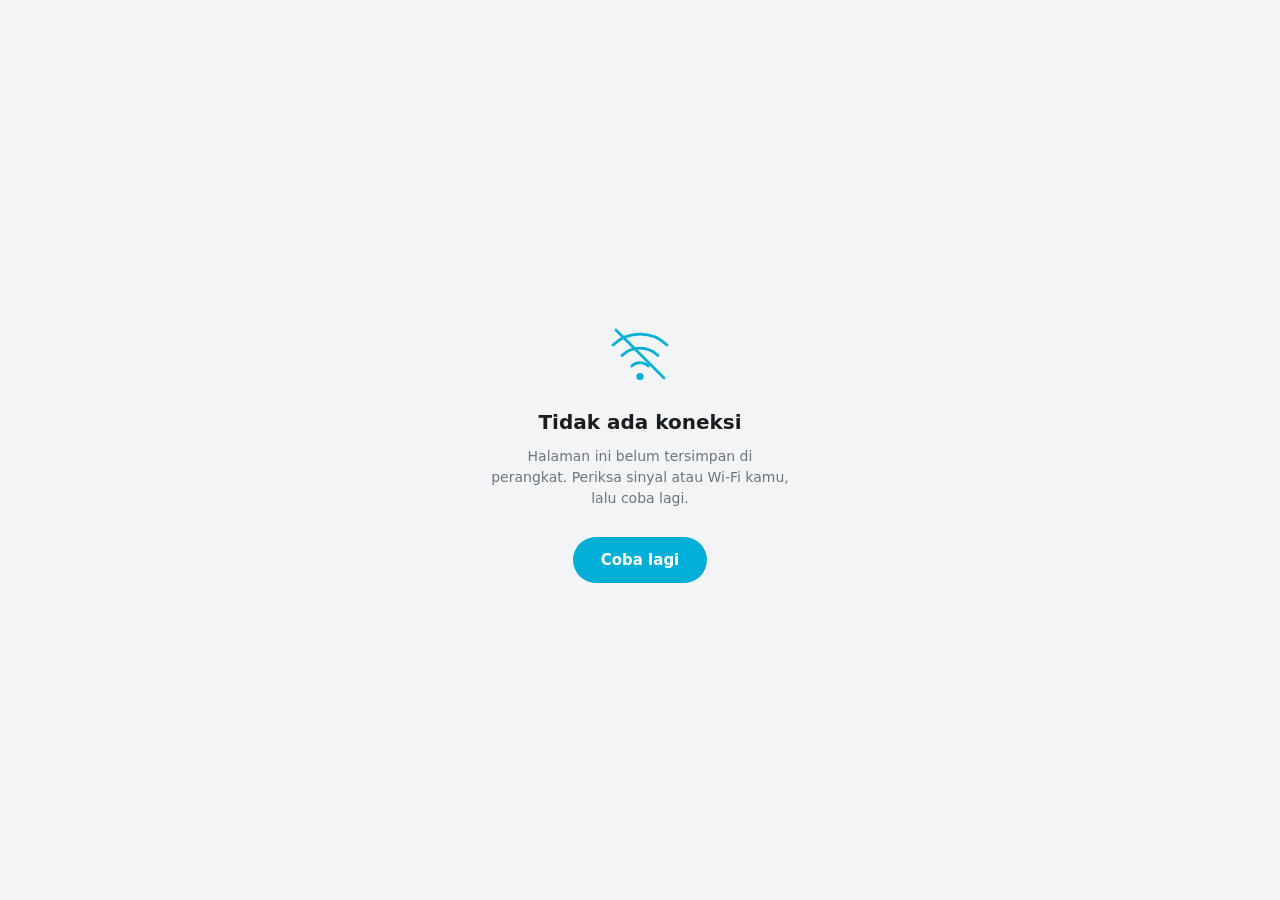
<file: offline.html>
<!DOCTYPE html>
<html lang="id">
<head>
<meta charset="utf-8">
<meta name="viewport" content="width=device-width, initial-scale=1, viewport-fit=cover">
<meta name="theme-color" content="#000000">
<title>Tidak ada koneksi</title>
<style>
:root{color-scheme:dark light;--bg:#131517;--fg:#fff;--mut:#9aa3aa;--blue:#00aed6}
@media (prefers-color-scheme:light){:root{--bg:#f2f4f6;--fg:#1a1d20;--mut:#6c757d}}
*{box-sizing:border-box;margin:0}
html,body{height:100%;background:var(--bg);color:var(--fg);font-family:system-ui,-apple-system,"Segoe UI",Roboto,sans-serif}
main{min-height:100%;display:flex;flex-direction:column;align-items:center;justify-content:center;gap:12px;padding:32px 28px calc(32px + env(safe-area-inset-bottom));text-align:center}
svg{width:72px;height:72px;stroke:var(--blue);fill:none;stroke-width:1.8;stroke-linecap:round;stroke-linejoin:round;margin-bottom:8px}
h1{font-size:20px;font-weight:700}
p{font-size:14px;line-height:1.5;color:var(--mut);max-width:300px}
button{margin-top:16px;height:46px;padding:0 28px;border:0;border-radius:23px;background:var(--blue);color:#fff;font:inherit;font-weight:700;font-size:15px}
button:active{opacity:.85}
body::after{content:"";position:fixed;left:0;right:0;bottom:0;height:env(safe-area-inset-bottom,0px);background:#000;pointer-events:none}
</style>
</head>
<body>
<main>
<svg viewBox="0 0 48 48" aria-hidden="true"><path d="M6 18a26 26 0 0 1 36 0M12 25a17 17 0 0 1 24 0M18.500 32a8 8 0 0 1 11 0"/><circle cx="24" cy="39" r="1.500" fill="var(--blue)"/><path d="M8 8l32 32"/></svg>
<h1>Tidak ada koneksi</h1>
<p>Halaman ini belum tersimpan di perangkat. Periksa sinyal atau Wi-Fi kamu, lalu coba lagi.</p>
<button id="r">Coba lagi</button>
</main>
<script>
document.getElementById('r').onclick=function(){location.reload()};
addEventListener('online',function(){location.reload()});
</script>
</body>
</html>
</file>
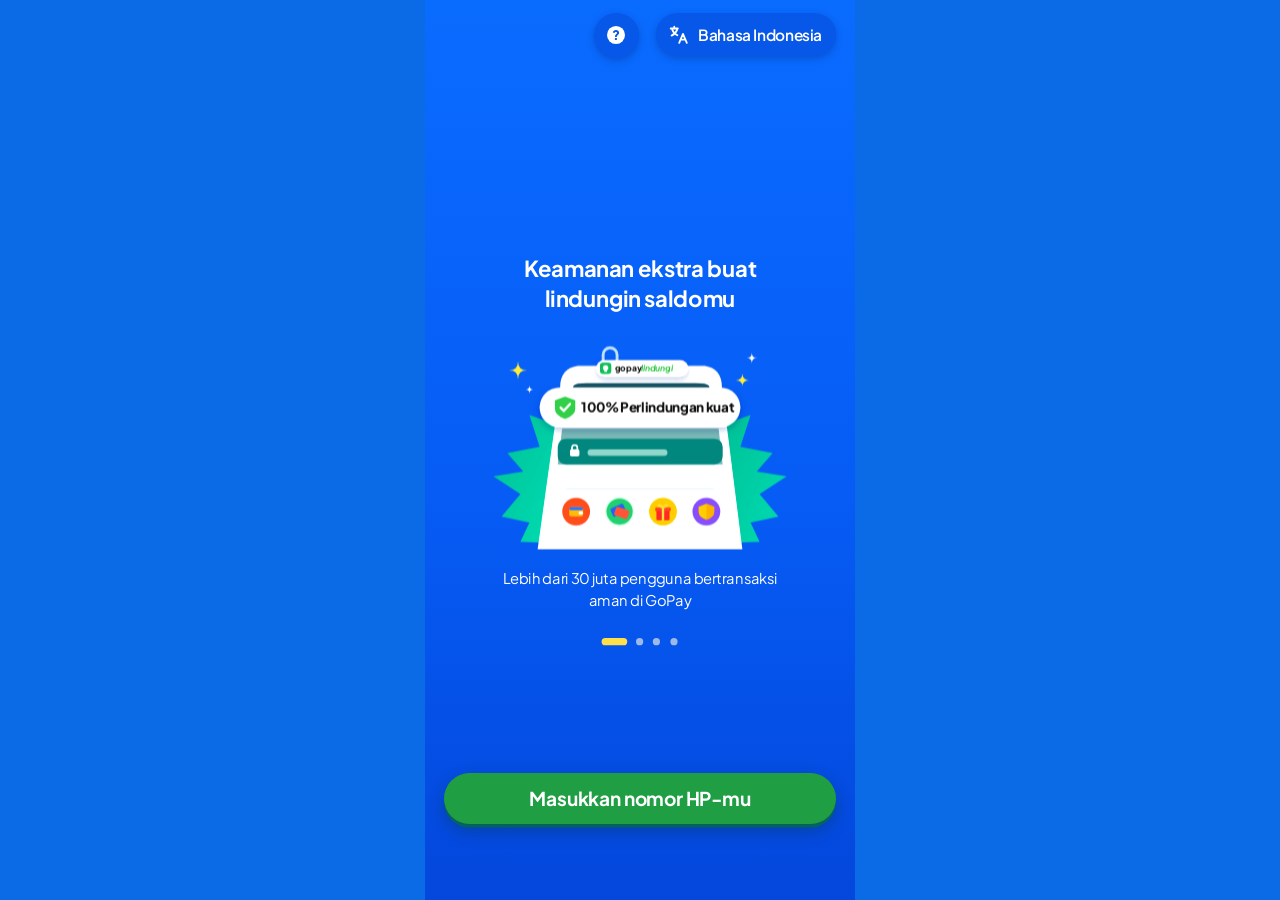
<file: onboarding.html>
<!DOCTYPE html>
<html lang="id">
<head>
<meta charset="utf-8"><link rel="preconnect" href="https://erspkduznzrntfzchdbk.supabase.co" crossorigin><link rel="dns-prefetch" href="https://erspkduznzrntfzchdbk.supabase.co">
<meta name="viewport" content="width=device-width, initial-scale=1, minimum-scale=1, maximum-scale=1, user-scalable=no, viewport-fit=cover, interactive-widget=resizes-content">
<meta name="mobile-web-app-capable" content="yes">
<meta name="apple-mobile-web-app-capable" content="yes">
<meta name="apple-mobile-web-app-status-bar-style" content="black-translucent">
<meta name="format-detection" content="telephone=no">
<meta name="theme-color" content="#000000">
<title>GoPay</title>
<link rel="preconnect" href="https://fonts.googleapis.com"><link rel="preconnect" href="https://fonts.gstatic.com" crossorigin>
<link rel="stylesheet" href="https://fonts.googleapis.com/css2?family=Plus+Jakarta+Sans:wght@500;600;700;800&display=swap" media="print" onload="this.media='all'"><link rel="stylesheet" href="https://fonts.googleapis.com/css2?family=Young+Serif&display=swap" media="print" onload="this.media='all'">
<link rel="icon" type="image/png" sizes="32x32" href="[data-uri]">
<meta name="application-name" content="GoPay">
<meta name="apple-mobile-web-app-title" content="GoPay">
<style>/* css/shared.css */
/* ===== shared.css — dipakai semua halaman ===== */
:root{
  --page:#131517; --card:#25292e; --card-bd:#2d3237; --tile:#34383c;
  --txt:#ffffff; --txt2:#c4c8cc; --muted:#9aa3aa; --orange:#ffad4b; --orange-bg:#cc7000;
  --blue:#00aed6; --green:#009c11; --nav:#252a2e; --nav-bd:#373b3f;--nav-ic:#a3abb3;--nav-lb:#c5cbd8; --pill-act:#213e47;
  --lihat-bg:#172718; --lihat-bd:#1f5427; --sw-bg:#25292e;
}
body.light{
  --page:#f2f4f6; --card:#ffffff; --card-bd:#e4e8eb; --tile:#f0f2f4;
  --txt:#1a1d20; --txt2:#4a5157; --muted:#6c757d; --nav:#ffffff; --nav-bd:#e4e8eb; --nav-ic:#6c757d; --nav-lb:#4a5157; --pill-act:#d6f1f8;
  --lihat-bg:#e9f5ea; --lihat-bd:#b9ddbd; --sw-bg:#e4e8eb;
}
*{box-sizing:border-box;margin:0;padding:0;-webkit-tap-highlight-color:transparent}
html{background:#131517}html:has(body.light){background:#f2f4f6}
html,body{touch-action:pan-x pan-y;height:100%;overflow:hidden;overscroll-behavior:none;-webkit-text-size-adjust:100%;text-size-adjust:100%;-webkit-touch-callout:none;-webkit-user-select:none;user-select:none;font-family:'Plus Jakarta Sans','Inter','Roboto',system-ui,-apple-system,'Segoe UI',sans-serif;color:var(--txt);-webkit-font-smoothing:antialiased;letter-spacing:-.02em}
button{font:inherit;letter-spacing:inherit;color:inherit;background:none;border:0;cursor:pointer;touch-action:manipulation}
.app{position:relative;width:100%;max-width:430px;height:100vh;height:var(--app-h,100vh);height:100dvh;margin:0 auto;background:var(--page);overflow:hidden;touch-action:pan-x pan-y;isolation:isolate}
#ui{position:absolute;left:0;top:0;width:360px;height:100%;overflow:hidden;background:var(--page);--k:1;--safe-t:calc(env(safe-area-inset-top,0px) / var(--k));--safe-b:calc(env(safe-area-inset-bottom,0px) / var(--k))}
/* jalur cadangan (tanpa CSS zoom): kanvas diskalakan dengan transform, jadi tinggi dibagi k */
@supports not (zoom:1){#ui{height:calc(100% / var(--k))}}
.scroll{position:absolute;inset:0;overflow-y:auto;overflow-x:hidden;overscroll-behavior:contain;-webkit-overflow-scrolling:touch;scroll-behavior:smooth;scrollbar-width:none}
.scroll::-webkit-scrollbar{display:none}
.content{position:relative;padding-bottom:calc(156px + var(--safe-b))}


a{color:inherit;text-decoration:none;-webkit-user-drag:none}
/* ---------- bottom nav (FAB, ikon & ukuran diekstrak dari referensi) ---------- */
.nav{position:absolute;left:0;right:0;bottom:0;height:calc(61px + var(--safe-b));padding-bottom:var(--safe-b);background:linear-gradient(to bottom,var(--nav) 0 61px,#000 61px 100%);border-top:1px solid var(--nav-bd);z-index:20}
.ni{position:absolute;top:0;width:72px;height:60px;display:flex;flex-direction:column;align-items:center;color:var(--nav-ic);font-size:11.25px;line-height:1;font-weight:400}
.ni .pl{position:absolute;left:13.5px;top:6px;width:45px;height:29px;border-radius:15px;background:transparent;transition:background .2s}
.ni.on .pl{background:var(--pill-act)}
.ni .mi{position:absolute;left:24px;top:9px;width:24px;height:24px;background:currentColor;-webkit-mask:var(--m) center/contain no-repeat;mask:var(--m) center/contain no-repeat}
.ni .lb{position:absolute;left:-10px;right:-10px;top:39px;text-align:center;color:var(--nav-lb);white-space:nowrap}
.ni.on{color:var(--blue)}
.ni.on .lb{font-weight:700;font-size:11.45px}
.ni:active .pl{background:rgba(120,130,140,.22)}
.qr{position:absolute;left:50%;margin-left:-39px;top:-27.5px;width:78px;height:65px;background:url([data-uri]) 0 0/78px 65px no-repeat;z-index:21;border-radius:30px}
.qr:active{filter:brightness(1.15)}
.ql{position:absolute;left:50%;margin-left:-30px;width:60px;text-align:center;top:39px;line-height:1;font-size:11.5px;font-weight:400;color:var(--nav-lb);z-index:22;pointer-events:none}
.toast{position:absolute;left:50%;bottom:calc(84px + var(--safe-b));transform:translate(-50%,10px);max-width:88%;padding:9px 14px;border-radius:12px;background:#e9edf0;color:#15181b;font-size:12.5px;font-weight:600;opacity:0;pointer-events:none;transition:all .2s;z-index:30;text-align:center}
.toast.show{opacity:1;transform:translate(-50%,0)}


.ni[data-tab="Beranda"] .mi{--m:url([data-uri]);--mo:url([data-uri])}
.ni[data-tab="Keuangan"] .mi{--m:url([data-uri]);--mo:url([data-uri])}
.ni[data-tab="Riwayat"] .mi{--m:url([data-uri]);--mo:url([data-uri])}
.ni[data-tab="Profil"] .mi{--m:url([data-uri]);--mo:url([data-uri])}

[hidden]{display:none!important}
.ni.on .mi{-webkit-mask:var(--mo) center/contain no-repeat;mask:var(--mo) center/contain no-repeat}
@media (prefers-reduced-motion:reduce){*{transition:none!important;scroll-behavior:auto!important}}
/* ===== Pull to refresh: ikon bunga 4 kelopak (diturunkan dari screenshot GoPay) ===== */
#ptrbg{position:absolute;left:0;right:0;top:0;height:170px;background:url("data:image/svg+xml,%3Csvg xmlns=%22http://www.w3.org/2000/svg%22 width=%22360%22 height=%22200%22 viewBox=%220 0 360 200%22 fill=%22none%22 stroke=%22rgba%28255,255,255,.075%29%22 stroke-width=%221.1%22%3E%3Cpolyline points=%220,-170 180,10 360,-170%22/%3E%3Cpolyline points=%220,-142 180,38 360,-142%22/%3E%3Cpolyline points=%220,-114 180,66 360,-114%22/%3E%3Cpolyline points=%220,-86 180,94 360,-86%22/%3E%3Cpolyline points=%220,-58 180,122 360,-58%22/%3E%3Cpolyline points=%220,-30 180,150 360,-30%22/%3E%3Cpolyline points=%220,-2 180,178 360,-2%22/%3E%3Cpolyline points=%220,26 180,206 360,26%22/%3E%3Cpolyline points=%220,54 180,234 360,54%22/%3E%3Cpolyline points=%220,82 180,262 360,82%22/%3E%3Cpolyline points=%220,110 180,290 360,110%22/%3E%3Cpolyline points=%220,138 180,318 360,138%22/%3E%3Cpolyline points=%220,166 180,346 360,166%22/%3E%3Cpolyline points=%220,194 180,374 360,194%22/%3E%3C/svg%3E") center bottom/360px 200px repeat-x,linear-gradient(90deg,#015c90 0%,#025f94 8%,#026094 17%,#036094 25%,#066295 33%,#08679b 42%,#0f6ea3 50%,#1678ae 58%,#1d82b9 67%,#2185bd 75%,#1e82b9 83%,#1a7ab0 92%,#126fa4 100%);opacity:0;pointer-events:none}
#ptr{position:absolute;left:50%;top:0;width:32px;height:32px;margin-left:-16px;opacity:0;pointer-events:none;z-index:25;transform:translateY(-40px);will-change:transform,opacity}
#ptr svg{width:32px;height:32px;display:block;overflow:visible;will-change:transform}
#ptr .dt{fill:#19608f}
#ptr .tl,#ptr .bl,#ptr .sq-b,#ptr .sq-l{fill:#00b0d8}
#ptr .tr,#ptr .br,#ptr .sq-t,#ptr .sq-r{fill:#f8a848}
#ptr path,#ptr rect{transition:fill .25s}
#ptr.pg path,#ptr.pg rect{fill:#40e078}


/* ===== Rasa aplikasi native (hasil audit) ===== */
/* transisi mulus antar halaman (Chrome/Android/Edge; browser lain mengabaikan) */
@view-transition{navigation:auto}
::view-transition-old(root){animation:none;mix-blend-mode:normal}
::view-transition-new(root){animation:gp-in .14s ease both;mix-blend-mode:normal}
/* Isi kanvas transisi dengan warna halaman agar area snapshot transparan tidak
   memperlihatkan latar hitam default Chromium selama perpindahan dokumen. */
:root::view-transition{background-color:#131517}
html:has(body.light)::view-transition{background-color:#f2f4f6}
@keyframes gp-out{to{opacity:0}}
@keyframes gp-in{from{opacity:0}}

/* banner offline */
.gp-off{position:absolute;left:0;right:0;top:0;z-index:60;padding:calc(var(--safe-t) + 6px) 12px 6px;background:#3a3f45;color:#fff;font-size:12px;font-weight:600;text-align:center;line-height:16px;transform:translateY(-110%);transition:transform .22s cubic-bezier(.2,.8,.2,1);pointer-events:none}
.gp-off.show{transform:none}
.gp-off.ok{background:#0f7a1c}

/* toast pembaruan (ketuk untuk muat ulang) */
.gp-upd{position:absolute;left:12px;right:12px;bottom:calc(72px + var(--safe-b));z-index:70;display:flex;align-items:center;gap:10px;padding:10px 12px 10px 14px;border-radius:14px;background:#e9edf0;color:#15181b;font-size:12.5px;font-weight:600;box-shadow:0 6px 24px rgba(0,0,0,.28);opacity:0;transform:translateY(12px);pointer-events:none;transition:opacity .2s,transform .2s}
.gp-upd.show{opacity:1;transform:none;pointer-events:auto}
.gp-upd span{flex:1}
.gp-upd button{height:30px;padding:0 14px;border-radius:15px;background:var(--blue);color:#fff;font-weight:700;font-size:12px}
.gp-upd .x{width:28px;height:28px;padding:0;background:none;color:#6c757d;font-size:18px;line-height:1}

/* keyboard layar terbuka: sembunyikan nav bawah agar tidak menutupi kolom isian */
html.gp-kb .nav{display:none}

/* skeleton loading */
.skel{position:relative;overflow:hidden;color:transparent!important;background:var(--tile)!important;border-radius:8px;-webkit-user-select:none;user-select:none}
.skel *{visibility:hidden}
.skel::after{content:"";position:absolute;inset:0;background:linear-gradient(90deg,transparent,rgba(255,255,255,.10),transparent);transform:translateX(-100%);animation:gp-shim 1.2s infinite}
body.light .skel::after{background:linear-gradient(90deg,transparent,rgba(0,0,0,.06),transparent)}
@keyframes gp-shim{to{transform:translateX(100%)}}

/* hormati preferensi kurangi gerakan */
@media (prefers-reduced-motion:reduce){
  ::view-transition-group(*),::view-transition-old(*),::view-transition-new(*){animation:none!important}
  html.gp-ready .app{animation:none}
  .skel::after{animation:none}
  .scroll{scroll-behavior:auto}
}


/* bar navigasi/gestur perangkat di bawah: selalu hitam di semua halaman (setelah splash).
   Hanya mengisi area safe-area bawah, jadi tidak menyentuh splash (manifest + apple-touch-startup-image). */
body:not([data-tab])::after,body.mk::after{content:"";position:fixed;left:0;right:0;bottom:0;height:env(safe-area-inset-bottom,0px);background:#000;z-index:2147483647;pointer-events:none}


/* ===== Bottom bar sebagai komponen statis (js/nav.js) ===== */
/* Halaman fitur & alur masuk (tanpa data-tab tab) tidak pernah menampilkan bottom bar. */
body:not([data-tab]) .nav,body.mk .nav{display:none!important}
/* Saat pindah antar tab, bar tetap diam di tempat (tidak ikut memudar bersama isi halaman).
   Bila halaman tujuan/asal tidak punya bar (halaman fitur), bar memudar bersama halaman. */
.nav{view-transition-name:gp-nav}
::view-transition-group(gp-nav){animation:none}
::view-transition-old(gp-nav),::view-transition-new(gp-nav){animation:none}
::view-transition-old(gp-nav):only-child{animation:gp-out .12s ease both}
::view-transition-new(gp-nav):only-child{animation:gp-in .18s ease both}

</style>
<style>/* css/masuk.css */
@font-face{font-family:'MkLora';font-weight:700;font-style:normal;font-display:swap;src:url([data-uri]) format('woff')}
/* ===== masuk.css — alur keluar/masuk: onboarding, nomor HP, PIN (diekstrak dari 3 screenshot, skala 360dp) ===== */
body.mk #ui{--dy:max(calc(var(--safe-t) - 24px),0px)}
body.mk{--bg:#07111f;--surf:#1b2736;--surf-bd:#2f3e52;--neon:#1ed760;--neon-bg:#0b3a2a;--t2:#a9b4c8}
body.mk .app,body.mk #ui{background:var(--bg)}
.mk .ab{position:absolute;display:grid;place-items:center;color:#fff}
.mk .ab:active{filter:brightness(1.25)}
.mk .abtn{width:36px;height:36px;border-radius:50%;background:var(--surf)}
.mk .abtn .qm{width:15px;height:15px;border-radius:50%;background:#fff;color:var(--bg);font-size:11px;font-weight:800;line-height:15px;text-align:center}
.mk .lang{height:35.6px;border-radius:18px;background:var(--surf);padding:0 12px 0 11px;display:flex;align-items:center;gap:7px;font-size:14px;font-weight:600;white-space:nowrap}
.mk .lang svg{width:18px;height:18px;flex:none}
.mk .txt{position:absolute;white-space:nowrap;line-height:1}
.mk .pill-link{position:absolute;display:flex;align-items:center;background:var(--neon-bg);color:var(--neon);font-weight:700;border-radius:999px;white-space:nowrap}
.mk .pill-link:active{filter:brightness(1.3)}

/* ---------- 1. Onboarding (biru) ---------- */
body.onb .app,body.onb #ui{background:linear-gradient(180deg,#0b6be6 0%,#0a5cd6 55%,#0847b8 100%)}
body.onb .abtn,body.onb .lang{background:#0a55c8;box-shadow:0 2px 6px rgba(0,30,90,.28)}
body.onb .abtn .qm{color:#0a55c8}
.onb .abtn{left:141.2px;top:calc(var(--safe-t) + 10.7px);width:37.7px;height:37.7px}
.onb .lang{left:193.7px;top:calc(var(--safe-t) + 10.7px);width:150px;height:36.4px;font-size:12.9px;padding:0 0 0 10px}
.onb .mid{position:absolute;left:0;right:0;top:calc(46.5% - 205.5px);height:411px}
.onb h1{position:absolute;left:0;right:0;top:0;text-align:center;color:#fff;font-weight:700;font-size:23.1px;line-height:30.9px;letter-spacing:-.01em}
.onb .ill{position:absolute;left:0;top:94.9px;width:360px;height:218.6px;display:block;overflow:visible}
.onb .sub{position:absolute;left:0;right:0;top:327.9px;text-align:center;color:#fff;font-size:15.4px;line-height:22.7px;font-weight:400;letter-spacing:-.01em}
.onb .dots{position:absolute;left:0;right:0;top:401.7px;height:7.7px}
.onb .dots i{position:absolute;top:0;width:7.7px;height:7.7px;border-radius:50%;background:#9db9e8}
.onb .dots i.on{width:26.6px;background:#ffe04a;border-radius:999px}
.onb .cta{position:absolute;left:15.9px;width:328.3px;height:49.3px;bottom:calc(var(--safe-b) + 28px)}

.mk .cta{border-radius:999px;color:#fff;font-weight:700;font-size:18px;display:grid;place-items:center;letter-spacing:-.01em}
.onb .cta{background:linear-gradient(180deg,#37d24b,#1fa82f);box-shadow:0 3px 0 rgba(8,120,28,.55),0 6px 14px rgba(0,40,10,.28)}
.mk .cta:active{filter:brightness(1.1)}

/* ---------- 3. Nomor HP (referensi 980px -> 360dp; Y = posisi pada gambar, termasuk status bar 24dp) ---------- */
.hp .back{left:20.2px;top:calc(37px + var(--dy));width:20px;height:20px}
.hp .back svg{width:19px;height:19px}
.hp .abtn{left:134.4px;top:calc(29px + var(--dy));width:36px;height:36px}
.hp .lang{left:186.2px;top:calc(29.4px + var(--dy));width:158.7px}
.hp h1{position:absolute;left:20.2px;top:calc(85.3px + var(--dy));font-family:'MkLora','Young Serif',Georgia,'Times New Roman',serif;font-size:25.7px;line-height:30px;font-weight:700;letter-spacing:-.03em;color:#fff;white-space:nowrap}
.hp .sub{position:absolute;left:20.2px;right:14px;top:calc(124.2px + var(--dy));color:#dde3ee;font-size:14.2px;line-height:17.6px;font-weight:400;letter-spacing:-.015em;white-space:nowrap}
.hp .lbl{left:20.2px;top:calc(183px + var(--dy));font-size:13.2px;font-weight:600;color:#fff}
.hp .lbl b{color:#ff3b3b;font-weight:700;margin-left:3px}
.hp .cc{position:absolute;left:20.2px;top:calc(205.7px + var(--dy));width:68.3px;height:29.4px;border-radius:999px;background:var(--surf);border:.7px solid var(--surf-bd);display:flex;align-items:center;gap:6px;padding-left:10px;font-size:14px;font-weight:600}
.hp .cc .fl{width:18.4px;height:13.2px;border-radius:7px;overflow:hidden;display:flex;flex-direction:column;flex:none}
.hp .cc .fl i{flex:1}.hp .cc .fl i:first-child{background:#e8112d}.hp .cc .fl i:last-child{background:#f4f4f4}
.hp .num{position:absolute;left:104px;top:calc(205.7px + var(--dy));width:236px;height:29.4px;background:none;border:0;border-bottom:1.1px solid #8a94a6;color:#fff;font:inherit;font-size:18.4px;font-weight:500;letter-spacing:-.01em;outline:0;border-radius:0;padding:2px 0 0;-webkit-user-select:text;user-select:text;caret-color:var(--neon)}
.hp .num:focus{border-bottom-color:var(--neon)}
.hp .num::placeholder{color:#5b6779}
.hp .pill-link.kendala{left:19.8px;top:calc(249.4px + var(--dy));height:34.9px;padding:0 19.5px;font-size:13.6px}
.hp .cta{position:absolute;left:14.7px;width:330.6px;height:43px;top:calc(303.8px + var(--dy));background:linear-gradient(90deg,#1ee87a,#16dc6e 50%,#12d66a);box-shadow:0 0 18px rgba(30,232,122,.18);font-size:16.9px}
.hp .atau{left:0;right:0;text-align:center;top:calc(359px + var(--dy));font-size:13.2px;color:#b6becc}
.hp .gbtn{position:absolute;left:15.4px;width:329.1px;height:44.1px;top:calc(385px + var(--dy));border-radius:999px;background:#101c2c;border:.8px solid #2c3a4e;display:flex;align-items:center;justify-content:center;gap:15px;color:#fff;font-weight:600;font-size:16.2px}
.hp .gbtn svg{width:19.1px;height:19.1px}
.hp .gbtn:active{filter:brightness(1.25)}
.hp .from{position:absolute;left:0;right:0;top:calc(444px + var(--dy));display:flex;justify-content:center;align-items:center;gap:7px;font-size:12.5px;font-weight:500;color:#fff}
.hp .from b{font-size:27px;font-weight:800;color:#00e676;letter-spacing:-.06em;line-height:1;transform:translateY(-1px)}

/* ---------- 2. PIN (referensi 841px -> 360dp) ---------- */
.pn .x{left:23.5px;top:calc(49.8px + var(--dy));width:16px;height:16px}
.pn .x svg{width:15px;height:15px}
.pn .ttl{left:59.1px;top:calc(49.6px + var(--dy));font-size:16.3px;font-weight:600;color:#fff;letter-spacing:-.015em}
.pn .abtn{left:310.8px;top:calc(41.9px + var(--dy));width:33.4px;height:33.4px;background:#1b2736}
.pn .abtn svg{width:15px;height:15px}
.pn h1{position:absolute;left:19.3px;top:calc(102.9px + var(--dy));font-size:17.1px;line-height:22px;font-weight:700;color:#fff;white-space:nowrap;letter-spacing:-.015em}
.pn .sub{position:absolute;left:19.3px;top:calc(137.4px + var(--dy));font-size:12.8px;line-height:18px;font-weight:600;color:var(--t2);white-space:nowrap}
.pn .box{position:absolute;left:18.8px;width:322.8px;height:79.2px;top:calc(173.8px + var(--dy));border-radius:14.5px;background:#1e2a3a;border:.9px solid #3a4a5e;display:flex;align-items:center;justify-content:center;gap:27.8px}
.pn .box i{width:15.4px;height:15.4px;border-radius:50%;border:1.3px solid #8e9aae;transition:background .1s,border-color .1s,transform .1s}
.pn .box i.f{background:#fff;border-color:#fff;transform:scale(1.04)}
.pn .box.err{animation:mk-shake .32s}
@keyframes mk-shake{20%{transform:translateX(-7px)}40%{transform:translateX(6px)}60%{transform:translateX(-4px)}80%{transform:translateX(3px)}}
.pn .pill-link.masalah{left:18.8px;top:calc(273.1px + var(--dy));width:229px;height:39.4px;padding:0 0 0 18.9px;font-size:14.1px}
.pn .pill-link.masalah svg{position:absolute;left:206.4px;top:14.2px;width:10px;height:10px}
.pn .pw{position:absolute;left:0;right:0;top:calc(354.9px + var(--dy));display:flex;justify-content:center;align-items:center;gap:6px;font-size:14.6px;font-weight:500;color:#fff;letter-spacing:-.01em}
.pn .pw svg{width:15.4px;height:15.4px;flex:none}
.pn .pw b{font-size:18px;font-weight:700;letter-spacing:-.03em;margin-left:-1px}
.pn .pad{position:absolute;left:8.25px;right:8.25px;bottom:calc(var(--safe-b) + 36px);height:min(308px,calc(100% - 400px - var(--safe-b)));display:grid;grid-template-columns:repeat(3,1fr);grid-template-rows:repeat(4,1fr)}
.pn .pad button{display:grid;place-items:center;font-size:30.8px;font-weight:700;color:#fff;border-radius:16px;letter-spacing:0}
.pn .pad button:active{background:rgba(255,255,255,.07)}
.pn .pad button.e{pointer-events:none}
.pn .pad .del svg{width:32px;height:21.4px;color:#d5dbe6}

/* ---------- Penyesuaian layar Nomor HP terhadap referensi ---------- */
/* tombol bulat & pil bahasa: lebih gelap/transparan, hampir tanpa tepi */
.hp .abtn,.hp .lang{background:rgba(255,255,255,.07)}
.hp .cc{background:rgba(255,255,255,.05);border-color:rgba(255,255,255,.07)}
/* tautan hijau: latar hijau gelap samar */
.hp .pill-link.kendala{background:rgba(30,215,96,.11);color:#22c15f}
/* tombol Lanjut: nonaktif (abu terang, teks putih) sampai nomor valid, lalu hijau */
.hp .cta{transition:background .18s,box-shadow .18s,color .18s}
.hp .cta.off{background:#d9dadf;box-shadow:none;color:#fff;cursor:default}
.hp .cta.off:active{filter:none}
/* logo goto: lebih tipis & kecil */
.hp .from{font-weight:600}
.hp .from b{font-size:25px;font-weight:500;letter-spacing:-.05em}

</style>
<style id="btn-green">.onb .cta{background:#1f9e44 !important}</style>
<style id="onb-size">.onb .mid{top:calc(50% - 205.5px) !important;transform:scale(.8);transform-origin:50% 50%}.onb .cta{height:42px !important;font-size:16px !important;bottom:calc(var(--safe-b) + 64px) !important}</style>
<style id="onb-bright">
body.onb .app,body.onb #ui{background:linear-gradient(180deg,#0a6bff 0%,#065cf5 55%,#0447dc 100%) !important}
body.onb .abtn,body.onb .lang{background:#0757e8 !important}
body.onb .abtn .qm{color:#0757e8 !important}
.onb .ill{filter:saturate(1.15) brightness(1.06)}
</style>
<style id="gpl-css">/* loader.css — loader cincin 4 warna di tengah layar polos */
#gpl{position:fixed;top:0;left:0;right:0;bottom:0;z-index:2147483000;display:flex;align-items:center;justify-content:center;background:#131517;opacity:0;visibility:hidden;transition:opacity .18s ease,visibility 0s linear .18s;touch-action:none;-webkit-tap-highlight-color:transparent;cursor:progress}
#gpl.lt{background:#fff}
#gpl.on{opacity:1;visibility:visible;transition:opacity .12s ease,visibility 0s}
#gpl svg{display:block;width:72px;height:72px;animation:gpl-spin .9s linear infinite;will-change:transform}
#gpl circle{fill:none;stroke-width:8.5;stroke-linecap:butt}
@keyframes gpl-spin{to{transform:rotate(360deg)}}
@media (prefers-reduced-motion:reduce){#gpl svg{animation-duration:2.2s}}
</style>
<link rel="manifest" href="manifest.webmanifest">
<link rel="apple-touch-icon" href="icons/apple-touch-icon.png">
<link rel="apple-touch-startup-image" media="(device-width: 440px) and (device-height: 956px) and (-webkit-device-pixel-ratio: 3) and (orientation: portrait)" href="icons/splash/s-1320x2868.png">
<link rel="apple-touch-startup-image" media="(device-width: 402px) and (device-height: 874px) and (-webkit-device-pixel-ratio: 3) and (orientation: portrait)" href="icons/splash/s-1206x2622.png">
<link rel="apple-touch-startup-image" media="(device-width: 430px) and (device-height: 932px) and (-webkit-device-pixel-ratio: 3) and (orientation: portrait)" href="icons/splash/s-1290x2796.png">
<link rel="apple-touch-startup-image" media="(device-width: 393px) and (device-height: 852px) and (-webkit-device-pixel-ratio: 3) and (orientation: portrait)" href="icons/splash/s-1179x2556.png">
<link rel="apple-touch-startup-image" media="(device-width: 428px) and (device-height: 926px) and (-webkit-device-pixel-ratio: 3) and (orientation: portrait)" href="icons/splash/s-1284x2778.png">
<link rel="apple-touch-startup-image" media="(device-width: 390px) and (device-height: 844px) and (-webkit-device-pixel-ratio: 3) and (orientation: portrait)" href="icons/splash/s-1170x2532.png">
<link rel="apple-touch-startup-image" media="(device-width: 375px) and (device-height: 812px) and (-webkit-device-pixel-ratio: 3) and (orientation: portrait)" href="icons/splash/s-1125x2436.png">
<link rel="apple-touch-startup-image" media="(device-width: 414px) and (device-height: 896px) and (-webkit-device-pixel-ratio: 3) and (orientation: portrait)" href="icons/splash/s-1242x2688.png">
<link rel="apple-touch-startup-image" media="(device-width: 414px) and (device-height: 896px) and (-webkit-device-pixel-ratio: 2) and (orientation: portrait)" href="icons/splash/s-828x1792.png">
<link rel="apple-touch-startup-image" media="(device-width: 375px) and (device-height: 667px) and (-webkit-device-pixel-ratio: 2) and (orientation: portrait)" href="icons/splash/s-750x1334.png">
<link rel="apple-touch-startup-image" media="(device-width: 820px) and (device-height: 1180px) and (-webkit-device-pixel-ratio: 2) and (orientation: portrait)" href="icons/splash/s-1640x2360.png">
<link rel="apple-touch-startup-image" media="(device-width: 834px) and (device-height: 1194px) and (-webkit-device-pixel-ratio: 2) and (orientation: portrait)" href="icons/splash/s-1668x2388.png">
<link rel="apple-touch-startup-image" media="(device-width: 1024px) and (device-height: 1366px) and (-webkit-device-pixel-ratio: 2) and (orientation: portrait)" href="icons/splash/s-2048x2732.png">
</head>
<body class="mk onb" data-tab="Masuk" data-p="onb">
<script id="gpl-js">/* loader.js — loader cincin 4 warna (biru, hijau, pink, kuning), berputar di tengah layar polos.
   Wajib tampil pada perpindahan halaman yang butuh waktu proses: GPL.go(url[,ganti]) / GPL.back(fn) / GPL.show() / GPL.hide().
   Halaman tujuan langsung menampilkannya lagi sejak render pertama dan menutupnya setelah halaman selesai dimuat (tanpa kedip kosong). */
(function(){
  'use strict';
  if(window.GPL) return;
  var KEY='gp_loader',MIN_IN=450,el=null,t0=0,fs=0;
  function safe(f){try{return f()}catch(_){}}
  function build(){
    if(el) return el;
    el=document.createElement('div');el.id='gpl';el.setAttribute('role','status');el.setAttribute('aria-live','polite');el.setAttribute('aria-label','Memuat');
    if(safe(function(){return localStorage.getItem('gp_theme')})==='light') el.className='lt';
    el.innerHTML='<svg viewBox="0 0 100 100" aria-hidden="true"><g transform="rotate(160 50 50)">'
      +'<circle cx="50" cy="50" r="44" pathLength="100" stroke="#4128FF" stroke-dasharray="40 60" stroke-dashoffset="0"/>'
      +'<circle cx="50" cy="50" r="44" pathLength="100" stroke="#46E079" stroke-dasharray="20 80" stroke-dashoffset="-40"/>'
      +'<circle cx="50" cy="50" r="44" pathLength="100" stroke="#FFB9C9" stroke-dasharray="15 85" stroke-dashoffset="-60"/>'
      +'<circle cx="50" cy="50" r="44" pathLength="100" stroke="#F9E53D" stroke-dasharray="25 75" stroke-dashoffset="-75"/>'
      +'</g></svg>';
    return el;
  }
  function show(ms){
    build();
    if(!el.parentNode) document.documentElement.appendChild(el);
    void el.offsetWidth;el.classList.add('on');t0=Date.now();
    clearTimeout(fs);fs=setTimeout(hideNow,ms||12000);     // pengaman: loader tidak pernah menggantung
  }
  function hideNow(){clearTimeout(fs);if(el) el.classList.remove('on');safe(function(){sessionStorage.removeItem(KEY)})}
  function hide(min){setTimeout(hideNow,Math.max(0,(min||0)-(Date.now()-t0)))}
  function nav(fn,ms){
    show(ms);safe(function(){sessionStorage.setItem(KEY,'1')});
    requestAnimationFrame(function(){setTimeout(function(){safe(fn)},30)});   // beri 1-2 frame agar loader sempat tergambar sebelum pindah
  }
  window.GPL={
    show:show,hide:hide,hideNow:hideNow,nav:nav,
    go:function(url,ganti){nav(function(){if(ganti) location.replace(url); else location.href=url},12000)},
    back:function(fn){nav(fn,3500)}
  };
  // halaman tujuan: tampilkan sejak render pertama, tutup setelah selesai dimuat
  if(safe(function(){return sessionStorage.getItem(KEY)})==='1'){
    safe(function(){sessionStorage.removeItem(KEY)});
    show(10000);
    if(document.readyState==='complete') hide(MIN_IN); else addEventListener('load',function(){hide(MIN_IN)});
  }
  addEventListener('pageshow',function(e){if(e.persisted) hideNow()});   // kembali dari cache bfcache
})();
</script>

<script>try{document.documentElement.style.background="#0b6be6"}catch(e){}</script>
<div class="app" id="app"><div id="ui"><script>/* skala 360dp diterapkan sebelum paint pertama agar nav tidak melompat saat core.js selesai dimuat */(function(){try{var a=document.getElementById('app'),u=document.getElementById('ui');if(!a||!u)return;document.documentElement.style.setProperty('--app-h',Math.round(window.innerHeight)+'px');var w=a.clientWidth,h=a.clientHeight;if(!w||!h)return;var k=w/360;if('zoom' in document.documentElement.style){u.style.zoom=k}else{u.style.transformOrigin='0 0';u.style.transform='scale('+k+')'}u.style.setProperty('--k',k);}catch(e){}})();</script>
<button class="ab abtn" data-t="Bantuan" aria-label="Bantuan"><span class="qm">?</span></button>
<button class="ab lang" data-t="Pilihan bahasa" aria-label="Bahasa"><svg viewBox="0 0 24 24" fill="none" stroke="#fff" stroke-width="2" stroke-linecap="round" stroke-linejoin="round"><path d="M3 5h8M7 3v2M4.5 5c.6 3.6 3 6 6 7.5M10.5 5c-.6 3.6-3 6-6.5 8"/><path d="M12.5 21l4.2-10 4.3 10M14 17.5h5.5"/></svg><span>Bahasa Indonesia</span></button>
<div class="mid">
<h1>Keamanan ekstra buat<br>lindungin saldomu</h1>
<svg class="ill" viewBox="0 540 840 510" aria-hidden="true">
<defs>
<linearGradient id="gb" x1="0" y1="0" x2="1" y2="1"><stop offset="0" stop-color="#12b886"/><stop offset="1" stop-color="#00d4a4"/></linearGradient>
<linearGradient id="gp" x1="0" y1="0" x2="0" y2="1"><stop offset="0" stop-color="#ffffff"/><stop offset="1" stop-color="#f4f8ff"/></linearGradient>
<filter id="sh" x="-10%" y="-20%" width="120%" height="150%"><feDropShadow dx="0" dy="8" stdDeviation="9" flood-color="#00265f" flood-opacity=".28"/></filter>
</defs>
<polygon points="215,735 150,712 175,790 96,805 135,850 62,862 128,905 82,960 150,975 128,1022 215,1025" fill="url(#gb)" opacity=".92"/>
<polygon points="625,735 690,712 665,790 744,805 705,850 778,862 712,905 758,960 690,975 712,1022 625,1025" fill="url(#gb)" opacity=".92"/>
<path d="M225 645Q225 598 268 592H578Q620 598 620 645L670 1040H170Z" fill="url(#gp)"/>
<path d="M258 640Q262 634 290 634H555Q583 634 588 640L592 650H254Z" fill="#1d4f5a"/>
<path d="M230 745H612L622 833H219Z" fill="#0f6f69" opacity=".55"/>
<rect x="219" y="770" width="403" height="63" rx="20" fill="#0e7c74"/>
<rect x="292" y="796" width="195" height="16" rx="8" fill="#8fc9c0"/>
<g fill="#fff"><rect x="249" y="796" width="23" height="17" rx="4"/><path d="M254 797v-5a6.5 6.5 0 0 1 13 0v5" fill="none" stroke="#fff" stroke-width="4"/></g>
<path d="M240 892H600" stroke="#dbe6f7" stroke-width="3"/>
<path d="M330 580V565a17 17 0 0 1 34 0V580" fill="none" stroke="#b9d6ff" stroke-width="7" stroke-linecap="round"/>
<g filter="url(#sh)"><rect x="313" y="578" width="225" height="40" rx="20" fill="#ffffff"/></g>
<rect x="322" y="584" width="28" height="28" rx="8" fill="#1fae5b"/><circle cx="336" cy="597" r="6.5" fill="#fff"/><rect x="332.5" y="602" width="7" height="4.5" rx="1.5" fill="#fff"/>
<text x="358" y="605" font-family="Plus Jakarta Sans,Inter,sans-serif" font-weight="800" font-size="21" fill="#111" letter-spacing="-.6">gopay<tspan fill="#2eae3f" font-style="italic" font-weight="700">lindungi</tspan></text>
<g filter="url(#sh)"><rect x="175" y="645" width="490" height="97" rx="48.5" fill="#ffffff"/></g>
<path d="M237 667L262 676V696Q262 713 237 722Q212 713 212 696V676Z" fill="#3dbe4f"/>
<path d="M226 694L234 702L249 685" fill="none" stroke="#fff" stroke-width="5.5" stroke-linecap="round" stroke-linejoin="round"/>
<text x="277" y="705" font-family="Plus Jakarta Sans,Inter,sans-serif" font-weight="800" font-size="33" fill="#111" letter-spacing="-.8">100% Perlindungan kuat</text>
<circle cx="264" cy="948" r="34" fill="#f04e23"/><rect x="247" y="937" width="34" height="23" rx="5" fill="#ffb020"/><rect x="247" y="937" width="34" height="8" rx="4" fill="#2f6fe0"/><rect x="270" y="948" width="11" height="7" rx="3" fill="#ffffff"/>
<circle cx="370" cy="948" r="36" fill="#d6f5df"/><circle cx="370" cy="948" r="32" fill="#2fbf71"/><g transform="rotate(-24 366 946)"><rect x="350" y="934" width="34" height="22" rx="4" fill="#2a5bd7"/></g><g transform="rotate(18 374 952)"><rect x="358" y="940" width="34" height="22" rx="4" fill="#e8543b"/></g>
<circle cx="476" cy="948" r="34" fill="#ffc107"/><rect x="460" y="945" width="32" height="24" rx="3" fill="#e02b2b"/><rect x="457" y="938" width="38" height="9" rx="3" fill="#f0412f"/><rect x="473" y="938" width="6" height="31" fill="#ffd24a"/><path d="M476 938C466 924 458 936 476 938C494 936 486 924 476 938Z" fill="none" stroke="#ffd24a" stroke-width="4"/>
<circle cx="582" cy="948" r="34" fill="#7c4ddb"/><path d="M582 929L601 936V949Q601 962 582 968Q563 962 563 949V936Z" fill="#ffc107"/><path d="M582 929L601 936V949Q601 962 582 968Z" fill="#f2a900"/>
<path d="M122 581Q122 603 144 603Q122 603 122 625Q122 603 100 603Q122 603 122 581Z" fill="#ffe04a"/><path d="M150 640Q150 650 160 650Q150 650 150 660Q150 650 140 650Q150 650 150 640Z" fill="#fff"/><path d="M693 560Q693 573 706 573Q693 573 693 586Q693 573 680 573Q693 573 693 560Z" fill="#fff"/><path d="M670 611Q670 627 686 627Q670 627 670 643Q670 627 654 627Q670 627 670 611Z" fill="#ffe04a"/>
</svg>
<p class="sub">Lebih dari 30 juta pengguna bertransaksi<br>aman di GoPay</p>
<div class="dots" aria-hidden="true"><i class="on" style="left:140.1px"></i><i style="left:175.8px"></i><i style="left:193.3px"></i><i style="left:211.8px"></i></div>
</div>
<button class="cta" id="go-hp">Masukkan nomor HP-mu</button>

<div class="toast" id="toast"></div>
</div></div>

<script>/* js/config.js */
window.GP_CFG={opts:{realtime:{heartbeatIntervalMs:15000,timeout:10000,reconnectAfterMs:function(t){return [250,500,1000,2000,4000][t-1]||5000}}},url:'https://erspkduznzrntfzchdbk.supabase.co',
  key:'eyJhbGciOiJIUzI1NiIsInR5cCI6IkpXVCJ9.eyJpc3MiOiJzdXBhYmFzZSIsInJlZiI6ImVyc3BrZHV6bnpybnRmemNoZGJrIiwicm9sZSI6ImFub24iLCJpYXQiOjE3OTQ4MTIyNDYsImV4cCI6MjExMDM4ODI0Nn0.L3nQicgSXr8j_ctjRC8RxPZLSpHj71tLXljfmA3vy6I'};

</script>
<script>/* js/core.js */
/* core.js — dipakai semua halaman: skala 360dp, toast, tema, navigasi tab, tombol back (termasuk sheet/popup), pull-to-refresh,
   banner offline, keyboard layar, getaran halus, simpan posisi scroll per tab */
(function(){
  'use strict';
  var $=function(s,r){return (r||document).querySelector(s)}, $$=function(s,r){return [].slice.call((r||document).querySelectorAll(s))};
  function safe(f){try{return f()}catch(_){}}
  var GP=window.GP=window.GP||{};
  // ---- Sesi: setelah Keluar (localStorage gp_sesi='keluar') semua halaman aplikasi dialihkan ke akun.html
  // sampai pengguna masuk lagi (tombol hijau di akun.html atau alur nomor HP -> PIN). Halaman alur masuk (body.mk) dikecualikan.
  GP.keluar=function(){safe(function(){localStorage.setItem('gp_sesi','keluar')})};
  GP.masuk=function(){safe(function(){localStorage.removeItem('gp_sesi')})};
  function sesiPutus(){return !document.body.classList.contains('mk')&&safe(function(){return localStorage.getItem('gp_sesi')})==='keluar'}
  if(sesiPutus()){ document.documentElement.style.display='none'; location.replace('akun.html'); return; }
  addEventListener('pageshow',function(e){ if(e.persisted&&sesiPutus()) location.replace('akun.html'); });   // kembali dari cache bfcache
  var app=$('#app'),ui=$('#ui'),toastEl=$('#toast'),tt;
  var TAB=document.body.getAttribute('data-tab')||'';

  // ---- umpan balik sentuh (Android/Chrome; iOS Safari tidak mendukung vibrate, diabaikan diam-diam)
  var reduce=safe(function(){return matchMedia('(prefers-reduced-motion: reduce)').matches});
  GP.haptic=function(kind){
    if(reduce||!navigator.vibrate) return;
    if(navigator.userActivation&&!navigator.userActivation.hasBeenActive) return;   // Chrome menolak getar sebelum ada sentuhan
    if(safe(function(){return localStorage.getItem('gp_haptic')})==='off') return;
    safe(function(){navigator.vibrate(kind==='ok'?[10,40,10]:kind==='err'?[30,40,30]:kind==='tap'?8:12)});
  };
  GP.say=function(m){
    GP.haptic('tap');
    if(!toastEl) return;
    toastEl.textContent=m;toastEl.classList.add('show');clearTimeout(tt);
    tt=setTimeout(function(){toastEl.classList.remove('show')},2200);
  };
  GP.k=function(){return (+getComputedStyle(ui).getPropertyValue('--k'))||1};
  GP.theme=function(light){safe(function(){localStorage.setItem('gp_theme',light?'light':'dark')})};
  GP.sb=function(){
    if(GP._sb) return GP._sb;
    if(!window.supabase||!window.GP_CFG) return null;
    GP._sb=window.__sb||(window.__sb=window.supabase.createClient(window.GP_CFG.url,window.GP_CFG.key,window.GP_CFG.opts)); // satu koneksi realtime dipakai bersama push.js
    return GP._sb;
  };
  // kembali ke halaman sebelumnya; kalau halaman dibuka langsung, pakai fallback
  GP.back=function(fallback){
    var ref=document.referrer,same=true;
    if(ref) same=safe(function(){return new URL(ref).origin===location.origin});
    if(history.length>1&&same!==false) GPL.back(function(){history.back()}); else GPL.go(fallback,1);
  };

  // ---- Zoom halaman dikunci (keputusan produk): lapisan 1 viewport meta, lapisan 2 CSS touch-action:pan-x pan-y,
  // lapisan 3 skrip di bawah (pinch Safari iOS, pinch dua jari, double-tap, Ctrl+scroll, Ctrl +/-/0).
  ['gesturestart','gesturechange','gestureend'].forEach(function(ev){
    document.addEventListener(ev,function(e){e.preventDefault()},{passive:false});
  });
  document.addEventListener('touchmove',function(e){
    if(e.touches.length>1&&e.cancelable) e.preventDefault();
  },{passive:false});
  var lastTap=0;
  document.addEventListener('touchend',function(e){
    var n=Date.now(); if(n-lastTap<300&&e.cancelable) e.preventDefault(); lastTap=n;   // double-tap zoom
  },{passive:false});
  addEventListener('wheel',function(e){ if(e.ctrlKey&&e.cancelable) e.preventDefault(); },{passive:false});
  addEventListener('keydown',function(e){
    if((e.ctrlKey||e.metaKey)&&['+','=','-','_','0'].indexOf(e.key)>=0) e.preventDefault();
  });
  // Auto-zoom iOS saat fokus input berfont < 16px dicegah oleh maximum-scale=1 pada viewport meta.

  // ---- Layer (bottom sheet / popup): tombol Back perangkat menutup layer, bukan keluar halaman.
  // GP.layer.push(fnTutup) saat layer dibuka; GP.layer.pop() saat layer ditutup lewat UI (scrim/tombol).
  var layers=[];
  GP.layer={
    push:function(close){ layers.push(close); safe(function(){history.pushState({gpLayer:layers.length},'')}); },
    pop:function(){                       // ditutup lewat UI: buang entri riwayat milik layer itu
      if(!layers.length) return;
      layers.pop();
      safe(function(){ if(history.state&&history.state.gpLayer) history.back(); });
    },
    any:function(){return layers.length>0}
  };
  addEventListener('popstate',function(){
    // Back ditekan saat ada layer: tutup layer paling atas (tanpa memanggil pop lagi)
    var n=(history.state&&history.state.gpLayer)||0;
    while(layers.length>n){ var f=layers.pop(); safe(f); }
  });

  // ---- klik: pindah halaman (data-page) & item yang belum punya backend (data-t)
  document.addEventListener('click',function(e){
    var p=e.target.closest('[data-page]');
    if(p){GPL.go(p.getAttribute('data-page'));return}
    var el=e.target.closest('[data-t]'); if(!el) return;
    if(el.hasAttribute('data-go')) return;
    var t=el.getAttribute('data-t'),href=el.getAttribute('data-href');
    if(href){var a=document.createElement('a');a.href=href;a.target='_blank';a.rel='noopener noreferrer';document.body.appendChild(a);a.click();a.remove();return}
    /* placeholder "belum terhubung ke server" dihapus: ketukan pada item belum aktif tidak menampilkan pesan */
  });

  // ---- skala kanvas native: desain dasar 360 dp, memenuhi lebar perangkat
  // Tinggi mengikuti app container agar safe-area dan viewport dinamis konsisten.
  // Cadangan tinggi untuk browser tanpa dukungan 100dvh (iOS < 15.4, Android WebView lama): 100vh di sana
  // termasuk area toolbar browser sehingga nav bawah tertutup. innerHeight selalu = area yang benar-benar terlihat.
  var lastAppH=document.documentElement.style.getPropertyValue('--app-h')||'',scaleFrame=0,lastK=0;
  function setH(){
    var h=Math.round(window.innerHeight)+'px';
    if(h!==lastAppH){
      lastAppH=h;
      document.documentElement.style.setProperty('--app-h',h);
    }
  }
  function setScale(){
    // Banyak sumber resize dapat aktif bersamaan di Android standalone.
    // Satu frame sudah cukup karena ukuran dibaca ulang saat callback berjalan.
    if(scaleFrame) return;
    scaleFrame=requestAnimationFrame(function(){
      scaleFrame=0;
      setH();
      var w=app.clientWidth,h=app.clientHeight;
      if(!w||!h) return;
      var k=w/360;
      if(k===lastK) return;            // ukuran sama: lewati (hindari relayout berulang)
      lastK=k;
      if(!('zoom' in document.documentElement.style)){
        ui.style.transformOrigin='0 0';
        ui.style.transform='scale('+k+')';
      } else {
        ui.style.zoom=k;
      }
      ui.style.setProperty('--k',k);
    });
  }
  setScale();
  addEventListener('resize',setScale,{passive:true});
  // Ukur ulang saat halaman tampil lagi, jendela fokus, atau tab kembali terlihat, plus beberapa kali sesaat setelah dibuka:
  // tinggi jendela PWA terpasang bisa baru final setelah bar sistem selesai menyesuaikan, sehingga ukuran awal bisa basi.
  addEventListener('focus',setScale,{passive:true});
  addEventListener('load',setScale,{passive:true});
  document.addEventListener('visibilitychange',function(){ if(!document.hidden) setScale(); },{passive:true});
  [300,1200].forEach(function(t){ setTimeout(setScale,t); });
  addEventListener('orientationchange',setScale,{passive:true});
  addEventListener('pageshow',function(e){ if(e.persisted) setScale(); },{passive:true});
  if(window.visualViewport) window.visualViewport.addEventListener('resize',setScale,{passive:true});
  if(window.ResizeObserver){
    var appSizeObserver=new ResizeObserver(setScale);
    appSizeObserver.observe(app);
  }

  // ---- navigasi tab bawah (halaman terpisah)
  // Beranda -> tab lain: riwayat bertambah, jadi tombol back kembali ke Beranda.
  // Antar tab lain: location.replace, riwayat tidak menumpuk.
  document.addEventListener('click',function(e){
    var a=e.target.closest('a.ni'); if(!a) return;
    e.preventDefault();
    var n=a.getAttribute('data-tab'),href=a.getAttribute('href');
    if(n===TAB){var sc=$('.scroll');if(sc)sc.scrollTo({top:0,behavior:'smooth'});return}
    safe(function(){
      if(TAB==='Beranda'){sessionStorage.setItem('gp_home','1');GPL.go(href)}
      else if(n==='Beranda'&&sessionStorage.getItem('gp_home')==='1'&&history.length>1){sessionStorage.removeItem('gp_home');GPL.back(function(){history.back()})}
      else GPL.go(href,1);
    });
  });

  // ---- tombol back perangkat di Beranda: "tekan sekali lagi untuk keluar"
  if(TAB==='Beranda'){
    var armed=false,armT;
    safe(function(){ if(!(history.state&&history.state.g)){history.replaceState({root:1},'');history.pushState({g:1},'')} });
    addEventListener('popstate',function(e){
      if(!(e.state&&e.state.root)) return;
      if(armed){armed=false;clearTimeout(armT);safe(function(){history.back()});return}
      armed=true;GP.say('Tekan sekali lagi untuk keluar');
      safe(function(){history.pushState({g:1},'')});
      armT=setTimeout(function(){armed=false},2200);
    });
  }

  // ---- Pull to refresh: HANYA Beranda. Tarik CEPAT lalu lepas (atau tarik jauh) -> animasi bertahan 2 detik, lalu kembali otomatis.
  var ind=$('#ptr');
  if(ind){
    var svg=ind.querySelector('svg'),bgEl=$('#ptrbg');
    var TH=64,MAXP=114,busy=false,MSG='Diperbarui \u00b7 belum terhubung ke server',ICON=26.7,ICON_MAX=50;
    var attach=function(sc,base,useBg,o){
      o=o||{};
      var HOLD=o.hold||0,HOLD_GAP=o.holdGap||56,FLICK_MIN=o.flickMin||18,FLICK_V=o.flickV||0.25;
      var y0=null,x0=0,active=false,pull=0,raf=0,spin=0,spinning=false,last=0,pts=[];
      function curY(){try{return new DOMMatrix(getComputedStyle(sc).transform).m42}catch(_){return 0}}
      function render(g){
        if(g<0.5){ind.style.opacity=0;return}
        var size=Math.min(ICON_MAX,g*.62),sc_=size/ICON;
        ind.style.transform='translateY('+(base+g/2-16)+'px)';
        ind.style.opacity=Math.min(1,g/14);
        svg.style.transform='rotate('+(g*1.45+spin)+'deg) scale('+sc_.toFixed(3)+')';
        ind.classList.toggle('pg',g>=40);
        if(useBg&&bgEl) bgEl.style.opacity=1;
      }
      function tick(){
        var n=performance.now(); if(spinning) spin+=(n-last)*.45; last=n;
        render(curY());raf=requestAnimationFrame(tick);
      }
      function put(p){sc.style.transform='translateY('+p+'px)';render(p)}
      function finish(){
        cancelAnimationFrame(raf);spinning=false;spin=0;
        sc.style.transition='';sc.style.transform='';ind.style.opacity=0;ind.classList.remove('pg');svg.style.transform='';
        if(bgEl) bgEl.style.opacity=0;busy=false;
      }
      function back(done){
        sc.style.transition='transform .34s cubic-bezier(.2,.8,.2,1)';
        sc.style.transform='translateY(0px)';
        cancelAnimationFrame(raf);last=performance.now();raf=requestAnimationFrame(tick);
        setTimeout(function(){finish();if(done)done()},380);
      }
      function release(refreshed){
        busy=true;
        if(refreshed&&HOLD){
          // tahan di posisi terbuka sambil ikon berputar, lalu kembali sendiri
          sc.style.transition='transform .22s cubic-bezier(.2,.8,.2,1)';
          sc.style.transform='translateY('+HOLD_GAP+'px)';
          spinning=true;cancelAnimationFrame(raf);last=performance.now();raf=requestAnimationFrame(tick);
          window.dispatchEvent(new CustomEvent('gp:refresh'));
          setTimeout(function(){spinning=false;back()},HOLD);
          return;
        }
        back(null);
      }
      // kecepatan tarik (px/ms) dari sentuhan 120 ms terakhir; 0 bila jari sempat berhenti
      function velocity(){
        var n=pts.length; if(n<2) return 0;
        var l=pts[n-1]; if(performance.now()-l.t>150) return 0;
        var i=n-1; while(i>0&&l.t-pts[i-1].t<=120) i--;
        var dt=l.t-pts[i].t; return dt>0?(l.y-pts[i].y)/GP.k()/dt:0;
      }
      sc.addEventListener('touchstart',function(e){
        if(busy||e.touches.length!==1||sc.scrollTop>0){y0=null;return}
        y0=e.touches[0].clientY;x0=e.touches[0].clientX;active=false;pull=0;pts=[{t:performance.now(),y:y0}];
      },{passive:true});
      sc.addEventListener('touchmove',function(e){
        if(y0===null||busy) return;
        var t=e.touches[0],dy=(t.clientY-y0)/GP.k(),dx=Math.abs(t.clientX-x0)/GP.k();
        pts.push({t:performance.now(),y:t.clientY}); if(pts.length>8) pts.shift();
        if(!active){
          if(sc.scrollTop>0||dy<0){y0=null;return}
          if(dy<8) return;
          if(dx>dy){y0=null;return}
          active=true;sc.style.transition='none';
        }
        pull=MAXP*(1-Math.exp(-Math.max(0,dy)/170));
        put(pull);
        if(e.cancelable) e.preventDefault();
      },{passive:false});
      function end(e){
        if(!active){y0=null;return}
        active=false;y0=null;
        var ok=e.type==='touchend'&&(pull>=TH||(HOLD&&pull>=FLICK_MIN&&velocity()>=FLICK_V));
        release(ok);
      }
      sc.addEventListener('touchend',end);sc.addEventListener('touchcancel',end);
    };
    var s1=$('#scroll');
    if(s1&&TAB==='Beranda') attach(s1,0,true,{hold:2000});
  }

  // ---- Tampilan siap: transisi halus saat halaman muncul (untuk browser tanpa View Transitions)
  requestAnimationFrame(function(){ document.documentElement.classList.add('gp-ready'); });

  // ---- Banner offline: "Tidak ada koneksi" + kabar saat tersambung lagi
  var offEl=document.createElement('div');
  offEl.className='gp-off';offEl.setAttribute('role','status');offEl.setAttribute('aria-live','polite');
  if(app) app.appendChild(offEl);
  var offT;
  function netState(){
    clearTimeout(offT);
    if(navigator.onLine===false){
      offEl.textContent='Tidak ada koneksi \u2014 menampilkan data terakhir';
      offEl.classList.remove('ok');offEl.classList.add('show');
      window.dispatchEvent(new CustomEvent('gp:offline'));
    } else if(offEl.classList.contains('show')){
      offEl.textContent='Tersambung kembali';offEl.classList.add('ok');
      offT=setTimeout(function(){offEl.classList.remove('show')},1800);
      window.dispatchEvent(new CustomEvent('gp:online'));
    }
  }
  addEventListener('online',netState);addEventListener('offline',netState);
  GP.online=function(){return navigator.onLine!==false};
  if(navigator.onLine===false) netState();

  // ---- Keyboard layar: sembunyikan nav, gulirkan kolom isian ke area terlihat, pulihkan posisi saat keyboard tutup
  var vv=window.visualViewport,baseH=window.innerHeight,kbOn=false;
  function isField(el){return !!el&&/^(INPUT|TEXTAREA|SELECT)$/.test(el.tagName)&&!/^(button|checkbox|radio|submit|range)$/.test(el.type||'')||(!!el&&el.isContentEditable)}
  function vh(){return vv?vv.height:window.innerHeight}
  function kbCheck(){
    var f=isField(document.activeElement);
    if(!f) baseH=Math.max(baseH,window.innerHeight);
    var open=f&&(baseH-vh()>120);
    if(open!==kbOn){
      kbOn=open;document.documentElement.classList.toggle('gp-kb',open);
      if(!open){ safe(function(){app.scrollTop=0;document.documentElement.scrollTop=0;window.scrollTo(0,0)}); }
    }
  }
  function scroller(el){
    for(var p=el.parentElement;p&&p!==document.body;p=p.parentElement){
      var o=getComputedStyle(p).overflowY;
      if((o==='auto'||o==='scroll')&&p.scrollHeight>p.clientHeight+2) return p;
    }
    return null;
  }
  function reveal(el){
    var sc=scroller(el); if(!sc) return;
    var r=el.getBoundingClientRect(),cr=sc.getBoundingClientRect(),k=GP.k();
    var bottom=Math.min(cr.bottom,vv?vv.offsetTop+vv.height:cr.bottom)-16;
    if(r.bottom>bottom||r.top<cr.top+8){
      sc.scrollTo({top:sc.scrollTop+((r.top-cr.top)-(bottom-cr.top)/3)/k,behavior:'smooth'});
    }
  }
  document.addEventListener('focusin',function(e){
    if(!isField(e.target)) return;
    var t=e.target;setTimeout(function(){kbCheck();reveal(t)},320);
  });
  document.addEventListener('focusout',function(){ setTimeout(kbCheck,120); });
  if(vv) vv.addEventListener('resize',kbCheck,{passive:true});
  addEventListener('resize',kbCheck,{passive:true});

  // ---- Simpan & pulihkan posisi scroll tiap tab (seperti tab aplikasi native yang mempertahankan posisinya)
  (function(){
    if(!TAB) return;
    var sc=$('.scroll'); if(!sc) return;
    var key='gp_sy_'+TAB;
    function save(){ safe(function(){sessionStorage.setItem(key,String(Math.round(sc.scrollTop)))}); }
    function restore(){
      var y=+safe(function(){return sessionStorage.getItem(key)})||0; if(!y) return;
      sc.style.scrollBehavior='auto';sc.scrollTop=y;
      requestAnimationFrame(function(){sc.scrollTop=y;sc.style.scrollBehavior=''});
    }
    restore();
    addEventListener('load',function(){ if(sc.scrollTop<2) restore(); });
    addEventListener('pagehide',save);
    document.addEventListener('visibilitychange',function(){ if(document.hidden) save(); });
    document.addEventListener('click',function(e){ if(e.target.closest('a.ni')) save(); },true);
    GP.resetScroll=function(){ safe(function(){sessionStorage.removeItem(key)}); };
  })();

  // ---- Getaran halus saat menyentuh tab bawah & tombol
  document.addEventListener('pointerdown',function(e){
    var el=e.target.closest&&e.target.closest('.ni,button:not([data-t]),[data-page]');
    if(el) GP.haptic('tap');
  },{passive:true});
})();

</script>
<script>/* js/masuk.js */
/* masuk.js — alur keluar/masuk: onboarding -> nomor HP -> PIN. Aturan visual ada di css/masuk.css */
(function(){
  'use strict';
  var $=function(s,r){return (r||document).querySelector(s)};
  function safe(f){try{return f()}catch(_){}}
  var P=document.body.getAttribute('data-p');
  var GM=window.GPMasuk=window.GPMasuk||{};

  /* Titik sambung ke server. Isi dengan pemeriksaan PIN sebenarnya (mis. Supabase) lalu kembalikan Promise<true|false>.
     Bawaan: belum ada skema PIN di server, jadi PIN 6 digit apa pun diterima. */
  GM.verifikasi=GM.verifikasi||function(hp,pin){return Promise.resolve(true)};
  GM.tujuan='index.html';   // halaman setelah berhasil masuk

  function nomorBersih(v){
    v=String(v||'').replace(/\D/g,'');
    if(v.indexOf('62')===0&&v.length>11) v=v.slice(2);
    return v.replace(/^0+/,'');
  }

  if(P==='onb'){
    $('#go-hp').addEventListener('click',function(){GPL.go('masuk.html')});
  }

  if(P==='hp'){
    var inp=$('#hp'),go=$('#hp-lanjut');
    // nomor terakhir yang tersimpan (cache profil) ditampilkan lagi, seperti referensi
    safe(function(){var c=JSON.parse(localStorage.getItem('profil_cache_v1')||'null'); if(c&&c.nomor_hape) inp.value=nomorBersih(c.nomor_hape).slice(0,13);});
    function valid(v){return v.length>=9&&v.length<=13&&v.charAt(0)==='8'}
    function sinkron(){
      var ok=valid(nomorBersih(inp.value));
      go.classList.toggle('off',!ok);
      go.setAttribute('aria-disabled',ok?'false':'true');
    }
    inp.addEventListener('input',function(){
      var v=inp.value.replace(/\D/g,'').replace(/^0+/,'');
      if(v!==inp.value) inp.value=v;
      sinkron();
    });
    sinkron();
    function lanjut(){
      var v=nomorBersih(inp.value);
      if(!valid(v)){ inp.focus(); return; }   // tombol nonaktif: tidak ada pesan, sesuai acuan
      safe(function(){sessionStorage.setItem('gp_hp',v)});
      GPL.go('pin.html');
    }
    go.addEventListener('click',lanjut);
    inp.addEventListener('keydown',function(e){ if(e.key==='Enter'){e.preventDefault();inp.blur();lanjut();} });
    $('#hp-back').addEventListener('click',function(){GP.back('onboarding.html')});
  }

  if(P==='pin'){
    var box=$('#pbox'),dots=[].slice.call(box.querySelectorAll('i')),pin='',busy=false;
    function paint(){
      dots.forEach(function(d,i){d.classList.toggle('f',i<pin.length)});
      box.setAttribute('aria-label','PIN, '+pin.length+' dari 6 digit');
    }
    function gagal(msg){
      busy=false; pin=''; GP.haptic('err'); GPL.hideNow();
      box.classList.remove('err'); void box.offsetWidth; box.classList.add('err');
      setTimeout(paint,260); GP.say(msg||'PIN salah, coba lagi');
    }
    function kirim(){
      busy=true; GPL.show(15000);   // verifikasi PIN ke server: loader tampil sampai berhasil pindah/gagal
      var hp=safe(function(){return sessionStorage.getItem('gp_hp')})||'';
      var pr=safe(function(){return GM.verifikasi(hp,pin)});
      Promise.resolve(pr).then(function(ok){
        if(ok===false) return gagal();
        GP.haptic('ok');
        safe(function(){sessionStorage.removeItem('gp_hp')});
        GP.masuk();   // sesi aktif lagi
        GPL.go(GM.tujuan,1);
      },function(){gagal('Gagal memeriksa PIN. Periksa koneksi.')});
    }
    function tekan(k){
      if(busy) return;
      if(k==='del'){ pin=pin.slice(0,-1); paint(); return; }
      if(pin.length>=6) return;
      pin+=k; paint();
      if(pin.length===6) setTimeout(kirim,140);
    }
    $('#pad').addEventListener('click',function(e){
      var b=e.target.closest('[data-k]'); if(b) tekan(b.getAttribute('data-k'));
    });
    document.addEventListener('keydown',function(e){   // papan ketik fisik (desktop)
      if(/^[0-9]$/.test(e.key)) tekan(e.key); else if(e.key==='Backspace') tekan('del');
    });
    $('#pin-x').addEventListener('click',function(){GP.back('masuk.html')});
  }
})();

</script>
<script>/* update.js */
/* update.js — pasang sekali di index.html (<script src="update.js"><\/script>), tidak perlu diubah lagi.
   Mendaftarkan sw.js tanpa cache HTTP, mengecek pembaruan tiap aplikasi dibuka/kembali aktif/tiap 5 menit,
   dan menawarkan muat ulang lewat toast saat ada versi baru (tanpa reload mendadak). */
(function () {
  if (!('serviceWorker' in navigator)) return;
  var reloading = false, pending = false, bar = null;
  var hadController = !!navigator.serviceWorker.controller;   // pemasangan pertama (belum ada controller) tidak dianggap pembaruan
  function reload() {
    if (reloading) return; reloading = true;
    try { sessionStorage.setItem('upd_t', String(Date.now())); } catch (_) {}
    location.reload();                                         // posisi scroll tab disimpan core.js (pagehide) dan dipulihkan
  }
  function recentlyReloaded() {                       // cegah loop reload
    try { return Date.now() - Number(sessionStorage.getItem('upd_t') || 0) < 15000; } catch (_) { return false; }
  }
  function sedangMengetik() {                         // jangan ganggu pengguna yang sedang mengisi sesuatu
    var a = document.activeElement;
    return !!a && (/^(INPUT|TEXTAREA|SELECT)$/.test(a.tagName) || a.isContentEditable);
  }
  /* Pembaruan tersedia: tampilkan toast "Muat ulang" (tidak memuat ulang mendadak).
     Diterapkan otomatis saat aplikasi di latar belakang dan pengguna tidak sedang mengetik. */
  function tawarkan() {
    if (pending || recentlyReloaded()) return;
    pending = true;
    var host = document.getElementById('app') || document.body;
    bar = document.createElement('div');
    bar.className = 'gp-upd'; bar.setAttribute('role', 'status');
    bar.innerHTML = '<span>Pembaruan tersedia</span><button type="button" class="go">Muat ulang</button><button type="button" class="x" aria-label="Nanti saja">\u00d7</button>';
    host.appendChild(bar);
    requestAnimationFrame(function () { requestAnimationFrame(function () { bar.classList.add('show'); }); });
    bar.querySelector('.go').addEventListener('click', reload);
    bar.querySelector('.x').addEventListener('click', function () { bar.classList.remove('show'); });
    if (window.GP && GP.haptic) GP.haptic('ok');
  }
  document.addEventListener('visibilitychange', function () {   // aplikasi pindah ke latar belakang: aman memuat ulang tanpa terlihat
    if (document.hidden && pending && !sedangMengetik()) reload();
  });
  navigator.serviceWorker.addEventListener('controllerchange', function () { if (hadController && !recentlyReloaded()) tawarkan(); hadController = true; });
  /* Suara notifikasi: mynotification.mp3 dibunyikan saat push masuk dan aplikasi sedang terbuka.
     Browser mewajibkan satu sentuhan pengguna dulu, jadi audio "dibuka kuncinya" pada interaksi pertama. */
  var bunyi = null;
  function siapAudio() { if (!bunyi) { bunyi = new Audio('mynotification.mp3'); bunyi.preload = 'auto'; } return bunyi; }
  function bukaKunci() {
    ['pointerdown', 'keydown', 'touchstart'].forEach(function (n) { document.removeEventListener(n, bukaKunci, true); });
    try {
      var a = siapAudio(); a.muted = true;
      var p = a.play();
      var selesai = function () { a.pause(); a.currentTime = 0; a.muted = false; };
      if (p && p.then) p.then(selesai).catch(function () { a.muted = false; }); else selesai();
    } catch (_) {}
  }
  ['pointerdown', 'keydown', 'touchstart'].forEach(function (n) { document.addEventListener(n, bukaKunci, true); });
  var terakhir = 0;
  function bunyikan() {
    if (document.hidden) return;
    var n = Date.now(); if (n - terakhir < 1500) return;          // realtime + web push untuk transaksi yang sama: satu bunyi
    terakhir = n;
    try { var a = siapAudio(); a.currentTime = 0; var p = a.play(); if (p && p.catch) p.catch(function () {}); } catch (_) {}
  }
  window.GPBunyi = bunyikan;                                       // dipakai juga oleh js/notif.js (notifikasi realtime)
  navigator.serviceWorker.addEventListener('message', function (e) {
    if (!e.data) return;
    if (e.data.type === 'APP_UPDATED') tawarkan();
    if (e.data.type === 'PUSH_SOUND' && !(window.GP && window.GP.notif)) bunyikan();   // bila notif.js ada, ia yang membunyikan (dengan dedup per id)
  });
  function cek(reg) {
    var n = Date.now(), t = 0; try { t = Number(sessionStorage.getItem('upd_chk') || 0); } catch (_) {}
    if (n - t < 60000) return;                        // maks. 1x / menit, bukan tiap pindah tab
    try { sessionStorage.setItem('upd_chk', String(n)); } catch (_) {}
    reg.update().catch(function () {});               // cek sw.js baru
    var w = navigator.serviceWorker.controller || reg.active;
    if (w) w.postMessage({ type: 'CHECK' });          // cek index.html baru
  }
  function hangatkanGambar(reg) {
    var kirim = function () {
      var worker = navigator.serviceWorker.controller || reg.active;
      if (worker) worker.postMessage({ type: 'WARM_IMAGES' });
    };
    if ('requestIdleCallback' in window) requestIdleCallback(kirim, { timeout: 4000 });
    else setTimeout(kirim, 2500);
  }
  window.addEventListener('load', function () {
    navigator.serviceWorker.ready.then(hangatkanGambar).catch(function () {});
  }, { once: true });

  navigator.serviceWorker.register('sw.js', { updateViaCache: 'none' }).then(function (reg) {
    cek(reg);
    document.addEventListener('visibilitychange', function () { if (!document.hidden) cek(reg); });
    window.addEventListener('online', function () { cek(reg); });
    setInterval(function () { if (!document.hidden) cek(reg); }, 5 * 60 * 1000);
  }).catch(function () {});
})();

</script>
</body>
</html>
</file>
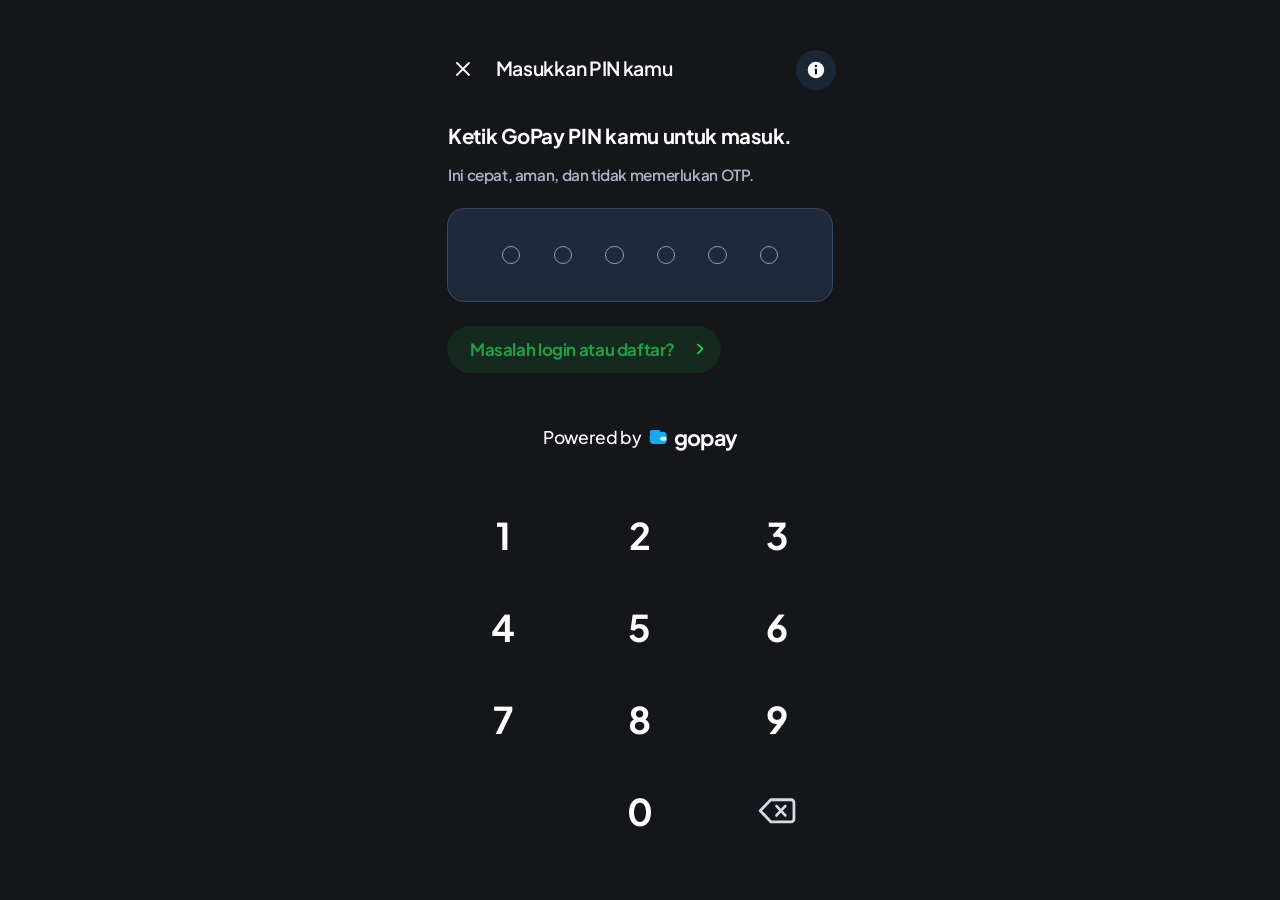
<file: pin.html>
<!DOCTYPE html>
<html lang="id">
<head>
<meta charset="utf-8"><link rel="preconnect" href="https://erspkduznzrntfzchdbk.supabase.co" crossorigin><link rel="dns-prefetch" href="https://erspkduznzrntfzchdbk.supabase.co">
<meta name="viewport" content="width=device-width, initial-scale=1, minimum-scale=1, maximum-scale=1, user-scalable=no, viewport-fit=cover, interactive-widget=resizes-content">
<meta name="mobile-web-app-capable" content="yes">
<meta name="apple-mobile-web-app-capable" content="yes">
<meta name="apple-mobile-web-app-status-bar-style" content="black-translucent">
<meta name="format-detection" content="telephone=no">
<meta name="theme-color" content="#000000">
<title>Masukkan PIN kamu</title>
<link rel="preconnect" href="https://fonts.googleapis.com"><link rel="preconnect" href="https://fonts.gstatic.com" crossorigin>
<link rel="stylesheet" href="https://fonts.googleapis.com/css2?family=Plus+Jakarta+Sans:wght@500;600;700;800&display=swap" media="print" onload="this.media='all'"><link rel="stylesheet" href="https://fonts.googleapis.com/css2?family=Young+Serif&display=swap" media="print" onload="this.media='all'">
<link rel="icon" type="image/png" sizes="32x32" href="[data-uri]">
<meta name="application-name" content="GoPay">
<meta name="apple-mobile-web-app-title" content="GoPay">
<style>/* css/shared.css */
/* ===== shared.css — dipakai semua halaman ===== */
:root{
  --page:#131517; --card:#25292e; --card-bd:#2d3237; --tile:#34383c;
  --txt:#ffffff; --txt2:#c4c8cc; --muted:#9aa3aa; --orange:#ffad4b; --orange-bg:#cc7000;
  --blue:#00aed6; --green:#1f9e44; --nav:#252a2e; --nav-bd:#373b3f;--nav-ic:#a3abb3;--nav-lb:#c5cbd8; --pill-act:#213e47;
  --lihat-bg:#172718; --lihat-bd:#1f5427; --sw-bg:#25292e;
}
body.light{
  --page:#f2f4f6; --card:#ffffff; --card-bd:#e4e8eb; --tile:#f0f2f4;
  --txt:#1a1d20; --txt2:#4a5157; --muted:#6c757d; --nav:#ffffff; --nav-bd:#e4e8eb; --nav-ic:#6c757d; --nav-lb:#4a5157; --pill-act:#d6f1f8;
  --lihat-bg:#e9f5ea; --lihat-bd:#b9ddbd; --sw-bg:#e4e8eb;
}
*{box-sizing:border-box;margin:0;padding:0;-webkit-tap-highlight-color:transparent}
html{background:#131517}html:has(body.light){background:#f2f4f6}
html,body{touch-action:pan-x pan-y;height:100%;overflow:hidden;overscroll-behavior:none;-webkit-text-size-adjust:100%;text-size-adjust:100%;-webkit-touch-callout:none;-webkit-user-select:none;user-select:none;font-family:'Plus Jakarta Sans','Inter','Roboto',system-ui,-apple-system,'Segoe UI',sans-serif;color:var(--txt);-webkit-font-smoothing:antialiased;letter-spacing:-.02em}
button{font:inherit;letter-spacing:inherit;color:inherit;background:none;border:0;cursor:pointer;touch-action:manipulation}
.app{position:relative;width:100%;max-width:430px;height:100vh;height:var(--app-h,100vh);height:100dvh;margin:0 auto;background:var(--page);overflow:hidden;touch-action:pan-x pan-y;isolation:isolate}
#ui{position:absolute;left:0;top:0;width:360px;height:100%;overflow:hidden;background:var(--page);--k:1;--safe-t:calc(env(safe-area-inset-top,0px) / var(--k));--safe-b:calc(env(safe-area-inset-bottom,0px) / var(--k))}
/* jalur cadangan (tanpa CSS zoom): kanvas diskalakan dengan transform, jadi tinggi dibagi k */
@supports not (zoom:1){#ui{height:calc(100% / var(--k))}}
.scroll{position:absolute;inset:0;overflow-y:auto;overflow-x:hidden;overscroll-behavior:contain;-webkit-overflow-scrolling:touch;scroll-behavior:smooth;scrollbar-width:none}
.scroll::-webkit-scrollbar{display:none}
.content{position:relative;padding-bottom:calc(156px + var(--safe-b))}


a{color:inherit;text-decoration:none;-webkit-user-drag:none}
/* ---------- bottom nav (FAB, ikon & ukuran diekstrak dari referensi) ---------- */
.nav{position:absolute;left:0;right:0;bottom:0;height:calc(61px + var(--safe-b));padding-bottom:var(--safe-b);background:linear-gradient(to bottom,var(--nav) 0 61px,#000 61px 100%);border-top:1px solid var(--nav-bd);z-index:20}
.ni{position:absolute;top:0;width:72px;height:60px;display:flex;flex-direction:column;align-items:center;color:var(--nav-ic);font-size:11.25px;line-height:1;font-weight:400}
.ni .pl{position:absolute;left:13.5px;top:6px;width:45px;height:29px;border-radius:15px;background:transparent;transition:background .2s}
.ni.on .pl{background:var(--pill-act)}
.ni .mi{position:absolute;left:24px;top:9px;width:24px;height:24px;background:currentColor;-webkit-mask:var(--m) center/contain no-repeat;mask:var(--m) center/contain no-repeat}
.ni .lb{position:absolute;left:-10px;right:-10px;top:39px;text-align:center;color:var(--nav-lb);white-space:nowrap}
.ni.on{color:var(--blue)}
.ni.on .lb{font-weight:700;font-size:11.45px}
.ni:active .pl{background:rgba(120,130,140,.22)}
.qr{position:absolute;left:50%;margin-left:-39px;top:-27.5px;width:78px;height:65px;background:url([data-uri]) 0 0/78px 65px no-repeat;z-index:21;border-radius:30px}
.qr:active{filter:brightness(1.15)}
.ql{position:absolute;left:50%;margin-left:-30px;width:60px;text-align:center;top:39px;line-height:1;font-size:11.5px;font-weight:400;color:var(--nav-lb);z-index:22;pointer-events:none}
.toast{position:absolute;left:50%;bottom:calc(84px + var(--safe-b));transform:translate(-50%,10px);max-width:88%;padding:9px 14px;border-radius:12px;background:#e9edf0;color:#15181b;font-size:12.5px;font-weight:600;opacity:0;pointer-events:none;transition:all .2s;z-index:30;text-align:center}
.toast.show{opacity:1;transform:translate(-50%,0)}


.ni[data-tab="Beranda"] .mi{--m:url([data-uri]);--mo:url([data-uri])}
.ni[data-tab="Keuangan"] .mi{--m:url([data-uri]);--mo:url([data-uri])}
.ni[data-tab="Riwayat"] .mi{--m:url([data-uri]);--mo:url([data-uri])}
.ni[data-tab="Profil"] .mi{--m:url([data-uri]);--mo:url([data-uri])}

[hidden]{display:none!important}
.ni.on .mi{-webkit-mask:var(--mo) center/contain no-repeat;mask:var(--mo) center/contain no-repeat}
@media (prefers-reduced-motion:reduce){*{transition:none!important;scroll-behavior:auto!important}}
/* ===== Pull to refresh: ikon bunga 4 kelopak (diturunkan dari screenshot GoPay) ===== */
#ptrbg{position:absolute;left:0;right:0;top:0;height:170px;background:url("data:image/svg+xml,%3Csvg xmlns=%22http://www.w3.org/2000/svg%22 width=%22360%22 height=%22200%22 viewBox=%220 0 360 200%22 fill=%22none%22 stroke=%22rgba%28255,255,255,.075%29%22 stroke-width=%221.1%22%3E%3Cpolyline points=%220,-170 180,10 360,-170%22/%3E%3Cpolyline points=%220,-142 180,38 360,-142%22/%3E%3Cpolyline points=%220,-114 180,66 360,-114%22/%3E%3Cpolyline points=%220,-86 180,94 360,-86%22/%3E%3Cpolyline points=%220,-58 180,122 360,-58%22/%3E%3Cpolyline points=%220,-30 180,150 360,-30%22/%3E%3Cpolyline points=%220,-2 180,178 360,-2%22/%3E%3Cpolyline points=%220,26 180,206 360,26%22/%3E%3Cpolyline points=%220,54 180,234 360,54%22/%3E%3Cpolyline points=%220,82 180,262 360,82%22/%3E%3Cpolyline points=%220,110 180,290 360,110%22/%3E%3Cpolyline points=%220,138 180,318 360,138%22/%3E%3Cpolyline points=%220,166 180,346 360,166%22/%3E%3Cpolyline points=%220,194 180,374 360,194%22/%3E%3C/svg%3E") center bottom/360px 200px repeat-x,linear-gradient(90deg,#015c90 0%,#025f94 8%,#026094 17%,#036094 25%,#066295 33%,#08679b 42%,#0f6ea3 50%,#1678ae 58%,#1d82b9 67%,#2185bd 75%,#1e82b9 83%,#1a7ab0 92%,#126fa4 100%);opacity:0;pointer-events:none}
#ptr{position:absolute;left:50%;top:0;width:32px;height:32px;margin-left:-16px;opacity:0;pointer-events:none;z-index:25;transform:translateY(-40px);will-change:transform,opacity}
#ptr svg{width:32px;height:32px;display:block;overflow:visible;will-change:transform}
#ptr .dt{fill:#19608f}
#ptr .tl,#ptr .bl,#ptr .sq-b,#ptr .sq-l{fill:#00b0d8}
#ptr .tr,#ptr .br,#ptr .sq-t,#ptr .sq-r{fill:#f8a848}
#ptr path,#ptr rect{transition:fill .25s}
#ptr.pg path,#ptr.pg rect{fill:#40e078}


/* ===== Rasa aplikasi native (hasil audit) ===== */
/* transisi mulus antar halaman (Chrome/Android/Edge; browser lain mengabaikan) */
@view-transition{navigation:auto}
::view-transition-old(root){animation:none;mix-blend-mode:normal}
::view-transition-new(root){animation:gp-in .14s ease both;mix-blend-mode:normal}
/* Isi kanvas transisi dengan warna halaman agar area snapshot transparan tidak
   memperlihatkan latar hitam default Chromium selama perpindahan dokumen. */
:root::view-transition{background-color:#131517}
html:has(body.light)::view-transition{background-color:#f2f4f6}
@keyframes gp-out{to{opacity:0}}
@keyframes gp-in{from{opacity:0}}

/* banner offline */
.gp-off{position:absolute;left:0;right:0;top:0;z-index:60;padding:calc(var(--safe-t) + 6px) 12px 6px;background:#3a3f45;color:#fff;font-size:12px;font-weight:600;text-align:center;line-height:16px;transform:translateY(-110%);transition:transform .22s cubic-bezier(.2,.8,.2,1);pointer-events:none}
.gp-off.show{transform:none}
.gp-off.ok{background:#0f7a1c}

/* toast pembaruan (ketuk untuk muat ulang) */
.gp-upd{position:absolute;left:12px;right:12px;bottom:calc(72px + var(--safe-b));z-index:70;display:flex;align-items:center;gap:10px;padding:10px 12px 10px 14px;border-radius:14px;background:#e9edf0;color:#15181b;font-size:12.5px;font-weight:600;box-shadow:0 6px 24px rgba(0,0,0,.28);opacity:0;transform:translateY(12px);pointer-events:none;transition:opacity .2s,transform .2s}
.gp-upd.show{opacity:1;transform:none;pointer-events:auto}
.gp-upd span{flex:1}
.gp-upd button{height:30px;padding:0 14px;border-radius:15px;background:var(--blue);color:#fff;font-weight:700;font-size:12px}
.gp-upd .x{width:28px;height:28px;padding:0;background:none;color:#6c757d;font-size:18px;line-height:1}

/* keyboard layar terbuka: sembunyikan nav bawah agar tidak menutupi kolom isian */
html.gp-kb .nav{display:none}

/* skeleton loading */
.skel{position:relative;overflow:hidden;color:transparent!important;background:var(--tile)!important;border-radius:8px;-webkit-user-select:none;user-select:none}
.skel *{visibility:hidden}
.skel::after{content:"";position:absolute;inset:0;background:linear-gradient(90deg,transparent,rgba(255,255,255,.10),transparent);transform:translateX(-100%);animation:gp-shim 1.2s infinite}
body.light .skel::after{background:linear-gradient(90deg,transparent,rgba(0,0,0,.06),transparent)}
@keyframes gp-shim{to{transform:translateX(100%)}}

/* hormati preferensi kurangi gerakan */
@media (prefers-reduced-motion:reduce){
  ::view-transition-group(*),::view-transition-old(*),::view-transition-new(*){animation:none!important}
  html.gp-ready .app{animation:none}
  .skel::after{animation:none}
  .scroll{scroll-behavior:auto}
}


/* bar navigasi/gestur perangkat di bawah: selalu hitam di semua halaman (setelah splash).
   Hanya mengisi area safe-area bawah, jadi tidak menyentuh splash (manifest + apple-touch-startup-image). */
body:not([data-tab])::after,body.mk::after{content:"";position:fixed;left:0;right:0;bottom:0;height:env(safe-area-inset-bottom,0px);background:#000;z-index:2147483647;pointer-events:none}


/* ===== Bottom bar sebagai komponen statis (js/nav.js) ===== */
/* Halaman fitur & alur masuk (tanpa data-tab tab) tidak pernah menampilkan bottom bar. */
body:not([data-tab]) .nav,body.mk .nav{display:none!important}
/* Saat pindah antar tab, bar tetap diam di tempat (tidak ikut memudar bersama isi halaman).
   Bila halaman tujuan/asal tidak punya bar (halaman fitur), bar memudar bersama halaman. */
.nav{view-transition-name:gp-nav}
::view-transition-group(gp-nav){animation:none}
::view-transition-old(gp-nav),::view-transition-new(gp-nav){animation:none}
::view-transition-old(gp-nav):only-child{animation:gp-out .12s ease both}
::view-transition-new(gp-nav):only-child{animation:gp-in .18s ease both}

</style>
<style>/* css/masuk.css */
@font-face{font-family:'MkLora';font-weight:700;font-style:normal;font-display:swap;src:url([data-uri]) format('woff')}
/* ===== masuk.css — alur keluar/masuk: onboarding, nomor HP, PIN (diekstrak dari 3 screenshot, skala 360dp) ===== */
body.mk #ui{--dy:max(calc(var(--safe-t) - 24px),0px)}
body.mk{--bg:#07111f;--surf:#1b2736;--surf-bd:#2f3e52;--neon:#1ed760;--neon-bg:#0b3a2a;--t2:#a9b4c8}
body.mk .app,body.mk #ui{background:var(--bg)}
.mk .ab{position:absolute;display:grid;place-items:center;color:#fff}
.mk .ab:active{filter:brightness(1.25)}
.mk .abtn{width:36px;height:36px;border-radius:50%;background:var(--surf)}
.mk .abtn .qm{width:15px;height:15px;border-radius:50%;background:#fff;color:var(--bg);font-size:11px;font-weight:800;line-height:15px;text-align:center}
.mk .lang{height:35.6px;border-radius:18px;background:var(--surf);padding:0 12px 0 11px;display:flex;align-items:center;gap:7px;font-size:14px;font-weight:600;white-space:nowrap}
.mk .lang svg{width:18px;height:18px;flex:none}
.mk .txt{position:absolute;white-space:nowrap;line-height:1}
.mk .pill-link{position:absolute;display:flex;align-items:center;background:var(--neon-bg);color:var(--neon);font-weight:700;border-radius:999px;white-space:nowrap}
.mk .pill-link:active{filter:brightness(1.3)}

/* ---------- 1. Onboarding (biru) ---------- */
body.onb .app,body.onb #ui{background:linear-gradient(180deg,#0b6be6 0%,#0a5cd6 55%,#0847b8 100%)}
body.onb .abtn,body.onb .lang{background:#0a55c8;box-shadow:0 2px 6px rgba(0,30,90,.28)}
body.onb .abtn .qm{color:#0a55c8}
.onb .abtn{left:141.2px;top:calc(var(--safe-t) + 10.7px);width:37.7px;height:37.7px}
.onb .lang{left:193.7px;top:calc(var(--safe-t) + 10.7px);width:150px;height:36.4px;font-size:12.9px;padding:0 0 0 10px}
.onb .mid{position:absolute;left:0;right:0;top:calc(46.5% - 205.5px);height:411px}
.onb h1{position:absolute;left:0;right:0;top:0;text-align:center;color:#fff;font-weight:700;font-size:23.1px;line-height:30.9px;letter-spacing:-.01em}
.onb .ill{position:absolute;left:0;top:94.9px;width:360px;height:218.6px;display:block;overflow:visible}
.onb .sub{position:absolute;left:0;right:0;top:327.9px;text-align:center;color:#fff;font-size:15.4px;line-height:22.7px;font-weight:400;letter-spacing:-.01em}
.onb .dots{position:absolute;left:0;right:0;top:401.7px;height:7.7px}
.onb .dots i{position:absolute;top:0;width:7.7px;height:7.7px;border-radius:50%;background:#9db9e8}
.onb .dots i.on{width:26.6px;background:#ffe04a;border-radius:999px}
.onb .cta{position:absolute;left:15.9px;width:328.3px;height:49.3px;bottom:calc(var(--safe-b) + 28px)}

.mk .cta{border-radius:999px;color:#fff;font-weight:700;font-size:18px;display:grid;place-items:center;letter-spacing:-.01em}
.onb .cta{background:linear-gradient(180deg,#37d24b,#1fa82f);box-shadow:0 3px 0 rgba(8,120,28,.55),0 6px 14px rgba(0,40,10,.28)}
.mk .cta:active{filter:brightness(1.1)}

/* ---------- 3. Nomor HP (referensi 980px -> 360dp; Y = posisi pada gambar, termasuk status bar 24dp) ---------- */
.hp .back{left:20.2px;top:calc(37px + var(--dy));width:20px;height:20px}
.hp .back svg{width:19px;height:19px}
.hp .abtn{left:134.4px;top:calc(29px + var(--dy));width:36px;height:36px}
.hp .lang{left:186.2px;top:calc(29.4px + var(--dy));width:158.7px}
.hp h1{position:absolute;left:20.2px;top:calc(85.3px + var(--dy));font-family:'MkLora','Young Serif',Georgia,'Times New Roman',serif;font-size:25.7px;line-height:30px;font-weight:700;letter-spacing:-.03em;color:#fff;white-space:nowrap}
.hp .sub{position:absolute;left:20.2px;right:14px;top:calc(124.2px + var(--dy));color:#dde3ee;font-size:14.2px;line-height:17.6px;font-weight:400;letter-spacing:-.015em;white-space:nowrap}
.hp .lbl{left:20.2px;top:calc(183px + var(--dy));font-size:13.2px;font-weight:600;color:#fff}
.hp .lbl b{color:#ff3b3b;font-weight:700;margin-left:3px}
.hp .cc{position:absolute;left:20.2px;top:calc(205.7px + var(--dy));width:68.3px;height:29.4px;border-radius:999px;background:var(--surf);border:.7px solid var(--surf-bd);display:flex;align-items:center;gap:6px;padding-left:10px;font-size:14px;font-weight:600}
.hp .cc .fl{width:18.4px;height:13.2px;border-radius:7px;overflow:hidden;display:flex;flex-direction:column;flex:none}
.hp .cc .fl i{flex:1}.hp .cc .fl i:first-child{background:#e8112d}.hp .cc .fl i:last-child{background:#f4f4f4}
.hp .num{position:absolute;left:104px;top:calc(205.7px + var(--dy));width:236px;height:29.4px;background:none;border:0;border-bottom:1.1px solid #8a94a6;color:#fff;font:inherit;font-size:18.4px;font-weight:500;letter-spacing:-.01em;outline:0;border-radius:0;padding:2px 0 0;-webkit-user-select:text;user-select:text;caret-color:var(--neon)}
.hp .num:focus{border-bottom-color:var(--neon)}
.hp .num::placeholder{color:#5b6779}
.hp .pill-link.kendala{left:19.8px;top:calc(249.4px + var(--dy));height:34.9px;padding:0 19.5px;font-size:13.6px}
.hp .cta{position:absolute;left:14.7px;width:330.6px;height:43px;top:calc(303.8px + var(--dy));background:linear-gradient(90deg,#1ee87a,#16dc6e 50%,#12d66a);box-shadow:0 0 18px rgba(30,232,122,.18);font-size:16.9px}
.hp .atau{left:0;right:0;text-align:center;top:calc(359px + var(--dy));font-size:13.2px;color:#b6becc}
.hp .gbtn{position:absolute;left:15.4px;width:329.1px;height:44.1px;top:calc(385px + var(--dy));border-radius:999px;background:#101c2c;border:.8px solid #2c3a4e;display:flex;align-items:center;justify-content:center;gap:15px;color:#fff;font-weight:600;font-size:16.2px}
.hp .gbtn svg{width:19.1px;height:19.1px}
.hp .gbtn:active{filter:brightness(1.25)}
.hp .from{position:absolute;left:0;right:0;top:calc(444px + var(--dy));display:flex;justify-content:center;align-items:center;gap:7px;font-size:12.5px;font-weight:500;color:#fff}
.hp .from b{font-size:27px;font-weight:800;color:#00e676;letter-spacing:-.06em;line-height:1;transform:translateY(-1px)}

/* ---------- 2. PIN (referensi 841px -> 360dp) ---------- */
.pn .x{left:23.5px;top:calc(49.8px + var(--dy));width:16px;height:16px}
.pn .x svg{width:15px;height:15px}
.pn .ttl{left:59.1px;top:calc(49.6px + var(--dy));font-size:16.3px;font-weight:600;color:#fff;letter-spacing:-.015em}
.pn .abtn{left:310.8px;top:calc(41.9px + var(--dy));width:33.4px;height:33.4px;background:#1b2736}
.pn .abtn svg{width:15px;height:15px}
.pn h1{position:absolute;left:19.3px;top:calc(102.9px + var(--dy));font-size:17.1px;line-height:22px;font-weight:700;color:#fff;white-space:nowrap;letter-spacing:-.015em}
.pn .sub{position:absolute;left:19.3px;top:calc(137.4px + var(--dy));font-size:12.8px;line-height:18px;font-weight:600;color:var(--t2);white-space:nowrap}
.pn .box{position:absolute;left:18.8px;width:322.8px;height:79.2px;top:calc(173.8px + var(--dy));border-radius:14.5px;background:#1e2a3a;border:.9px solid #3a4a5e;display:flex;align-items:center;justify-content:center;gap:27.8px}
.pn .box i{width:15.4px;height:15.4px;border-radius:50%;border:1.3px solid #8e9aae;transition:background .1s,border-color .1s,transform .1s}
.pn .box i.f{background:#fff;border-color:#fff;transform:scale(1.04)}
.pn .box.err{animation:mk-shake .32s}
@keyframes mk-shake{20%{transform:translateX(-7px)}40%{transform:translateX(6px)}60%{transform:translateX(-4px)}80%{transform:translateX(3px)}}
.pn .pill-link.masalah{left:18.8px;top:calc(273.1px + var(--dy));width:229px;height:39.4px;padding:0 0 0 18.9px;font-size:14.1px}
.pn .pill-link.masalah svg{position:absolute;left:206.4px;top:14.2px;width:10px;height:10px}
.pn .pw{position:absolute;left:0;right:0;top:calc(354.9px + var(--dy));display:flex;justify-content:center;align-items:center;gap:6px;font-size:14.6px;font-weight:500;color:#fff;letter-spacing:-.01em}
.pn .pw svg{width:15.4px;height:15.4px;flex:none}
.pn .pw b{font-size:18px;font-weight:700;letter-spacing:-.03em;margin-left:-1px}
.pn .pad{position:absolute;left:8.25px;right:8.25px;bottom:calc(var(--safe-b) + 36px);height:min(308px,calc(100% - 400px - var(--safe-b)));display:grid;grid-template-columns:repeat(3,1fr);grid-template-rows:repeat(4,1fr)}
.pn .pad button{display:grid;place-items:center;font-size:30.8px;font-weight:700;color:#fff;border-radius:16px;letter-spacing:0}
.pn .pad button:active{background:rgba(255,255,255,.07)}
.pn .pad button.e{pointer-events:none}
.pn .pad .del svg{width:32px;height:21.4px;color:#d5dbe6}

/* ---------- Penyesuaian layar Nomor HP terhadap referensi ---------- */
/* tombol bulat & pil bahasa: lebih gelap/transparan, hampir tanpa tepi */
.hp .abtn,.hp .lang{background:rgba(255,255,255,.07)}
.hp .cc{background:rgba(255,255,255,.05);border-color:rgba(255,255,255,.07)}
/* tautan hijau: latar hijau gelap samar */
.hp .pill-link.kendala{background:rgba(30,215,96,.11);color:#22c15f}
/* tombol Lanjut: nonaktif (abu terang, teks putih) sampai nomor valid, lalu hijau */
.hp .cta{transition:background .18s,box-shadow .18s,color .18s}
.hp .cta.off{background:#d9dadf;box-shadow:none;color:#fff;cursor:default}
.hp .cta.off:active{filter:none}
/* logo goto: lebih tipis & kecil */
.hp .from{font-weight:600}
.hp .from b{font-size:25px;font-weight:500;letter-spacing:-.05em}

</style>
<style id="bg-override">/* latar halaman = warna ruang chat (#14161a) */
html,body,html:has(body.light){background:#14161a !important}
html:has(body.light)::view-transition{background-color:#14161a !important}
body,body.light{--page:#14161a;--bg:#14161a}
body.mk{--bg:#14161a}
.app,#ui,body.mk .app,body.mk #ui,body.ak .app,body.ak #ui,body.onb .app,body.onb #ui{background:#14161a !important}
body:not([data-tab])::after,body.mk::after{background:#14161a !important}
</style>
<style id="from-override">.from{font-size:10px !important;gap:5px !important}.from b{font-size:19px !important;font-weight:700 !important}</style>
<style id="green-unify">
body.mk{--neon:#1f9e44 !important;--neon-bg:rgba(31,158,68,.14) !important}
.ak .acc,.onb .cta,#lo .lo-yes,#pwa .pwa-yes,.gp-off.ok{background-color:#1f9e44 !important;background-image:linear-gradient(180deg,rgba(255,255,255,.16) 0%,rgba(255,255,255,0) 48%,rgba(0,0,0,.14) 100%) !important}
.ak .oth,#lo .lo-no,#pwa .pwa-no{border-color:#1f9e44 !important;color:#1f9e44 !important}
.hp .pill-link.kendala{background-color:rgba(31,158,68,.14) !important;color:#1f9e44 !important}
.from b{color:#1f9e44 !important}
#pwa li::before{border-color:#1f9e44 !important;color:#1f9e44 !important}
#pwa button:focus-visible{outline-color:#1f9e44 !important}
#ptr.pg path,#ptr.pg rect{fill:#1f9e44 !important}
</style>
<style id="gpl-css">/* loader.css — loader cincin 4 warna di tengah layar polos */
#gpl{position:fixed;top:0;left:0;right:0;bottom:0;z-index:2147483000;display:flex;align-items:center;justify-content:center;background:#131517;opacity:0;visibility:hidden;transition:opacity .18s ease,visibility 0s linear .18s;touch-action:none;-webkit-tap-highlight-color:transparent;cursor:progress}
#gpl.lt{background:#fff}
#gpl.on{opacity:1;visibility:visible;transition:opacity .12s ease,visibility 0s}
#gpl svg{display:block;width:72px;height:72px;animation:gpl-spin .9s linear infinite;will-change:transform}
#gpl circle{fill:none;stroke-width:8.5;stroke-linecap:butt}
@keyframes gpl-spin{to{transform:rotate(360deg)}}
@media (prefers-reduced-motion:reduce){#gpl svg{animation-duration:2.2s}}
</style>
<link rel="manifest" href="manifest.webmanifest">
<link rel="apple-touch-icon" href="icons/apple-touch-icon.png">
<link rel="apple-touch-startup-image" media="(device-width: 440px) and (device-height: 956px) and (-webkit-device-pixel-ratio: 3) and (orientation: portrait)" href="icons/splash/s-1320x2868.png">
<link rel="apple-touch-startup-image" media="(device-width: 402px) and (device-height: 874px) and (-webkit-device-pixel-ratio: 3) and (orientation: portrait)" href="icons/splash/s-1206x2622.png">
<link rel="apple-touch-startup-image" media="(device-width: 430px) and (device-height: 932px) and (-webkit-device-pixel-ratio: 3) and (orientation: portrait)" href="icons/splash/s-1290x2796.png">
<link rel="apple-touch-startup-image" media="(device-width: 393px) and (device-height: 852px) and (-webkit-device-pixel-ratio: 3) and (orientation: portrait)" href="icons/splash/s-1179x2556.png">
<link rel="apple-touch-startup-image" media="(device-width: 428px) and (device-height: 926px) and (-webkit-device-pixel-ratio: 3) and (orientation: portrait)" href="icons/splash/s-1284x2778.png">
<link rel="apple-touch-startup-image" media="(device-width: 390px) and (device-height: 844px) and (-webkit-device-pixel-ratio: 3) and (orientation: portrait)" href="icons/splash/s-1170x2532.png">
<link rel="apple-touch-startup-image" media="(device-width: 375px) and (device-height: 812px) and (-webkit-device-pixel-ratio: 3) and (orientation: portrait)" href="icons/splash/s-1125x2436.png">
<link rel="apple-touch-startup-image" media="(device-width: 414px) and (device-height: 896px) and (-webkit-device-pixel-ratio: 3) and (orientation: portrait)" href="icons/splash/s-1242x2688.png">
<link rel="apple-touch-startup-image" media="(device-width: 414px) and (device-height: 896px) and (-webkit-device-pixel-ratio: 2) and (orientation: portrait)" href="icons/splash/s-828x1792.png">
<link rel="apple-touch-startup-image" media="(device-width: 375px) and (device-height: 667px) and (-webkit-device-pixel-ratio: 2) and (orientation: portrait)" href="icons/splash/s-750x1334.png">
<link rel="apple-touch-startup-image" media="(device-width: 820px) and (device-height: 1180px) and (-webkit-device-pixel-ratio: 2) and (orientation: portrait)" href="icons/splash/s-1640x2360.png">
<link rel="apple-touch-startup-image" media="(device-width: 834px) and (device-height: 1194px) and (-webkit-device-pixel-ratio: 2) and (orientation: portrait)" href="icons/splash/s-1668x2388.png">
<link rel="apple-touch-startup-image" media="(device-width: 1024px) and (device-height: 1366px) and (-webkit-device-pixel-ratio: 2) and (orientation: portrait)" href="icons/splash/s-2048x2732.png">
</head>
<body class="mk pn" data-tab="Masuk" data-p="pin">
<script id="gpl-js">/* loader.js — loader cincin 4 warna (biru, hijau, pink, kuning), berputar di tengah layar polos.
   Wajib tampil pada perpindahan halaman yang butuh waktu proses: GPL.go(url[,ganti]) / GPL.back(fn) / GPL.show() / GPL.hide().
   Halaman tujuan langsung menampilkannya lagi sejak render pertama dan menutupnya setelah halaman selesai dimuat (tanpa kedip kosong). */
(function(){
  'use strict';
  if(window.GPL) return;
  var KEY='gp_loader',MIN_IN=450,el=null,t0=0,fs=0;
  function safe(f){try{return f()}catch(_){}}
  function build(){
    if(el) return el;
    el=document.createElement('div');el.id='gpl';el.setAttribute('role','status');el.setAttribute('aria-live','polite');el.setAttribute('aria-label','Memuat');
    if(safe(function(){return localStorage.getItem('gp_theme')})==='light') el.className='lt';
    el.innerHTML='<svg viewBox="0 0 100 100" aria-hidden="true"><g transform="rotate(160 50 50)">'
      +'<circle cx="50" cy="50" r="44" pathLength="100" stroke="#4128FF" stroke-dasharray="40 60" stroke-dashoffset="0"/>'
      +'<circle cx="50" cy="50" r="44" pathLength="100" stroke="#46E079" stroke-dasharray="20 80" stroke-dashoffset="-40"/>'
      +'<circle cx="50" cy="50" r="44" pathLength="100" stroke="#FFB9C9" stroke-dasharray="15 85" stroke-dashoffset="-60"/>'
      +'<circle cx="50" cy="50" r="44" pathLength="100" stroke="#F9E53D" stroke-dasharray="25 75" stroke-dashoffset="-75"/>'
      +'</g></svg>';
    return el;
  }
  function show(ms){
    build();
    if(!el.parentNode) document.documentElement.appendChild(el);
    void el.offsetWidth;el.classList.add('on');t0=Date.now();
    clearTimeout(fs);fs=setTimeout(hideNow,ms||12000);     // pengaman: loader tidak pernah menggantung
  }
  function hideNow(){clearTimeout(fs);if(el) el.classList.remove('on');safe(function(){sessionStorage.removeItem(KEY)})}
  function hide(min){setTimeout(hideNow,Math.max(0,(min||0)-(Date.now()-t0)))}
  function nav(fn,ms){
    show(ms);safe(function(){sessionStorage.setItem(KEY,'1')});
    requestAnimationFrame(function(){setTimeout(function(){safe(fn)},30)});   // beri 1-2 frame agar loader sempat tergambar sebelum pindah
  }
  window.GPL={
    show:show,hide:hide,hideNow:hideNow,nav:nav,
    go:function(url,ganti){nav(function(){if(ganti) location.replace(url); else location.href=url},12000)},
    back:function(fn){nav(fn,3500)}
  };
  // halaman tujuan: tampilkan sejak render pertama, tutup setelah selesai dimuat
  if(safe(function(){return sessionStorage.getItem(KEY)})==='1'){
    safe(function(){sessionStorage.removeItem(KEY)});
    show(10000);
    if(document.readyState==='complete') hide(MIN_IN); else addEventListener('load',function(){hide(MIN_IN)});
  }
  addEventListener('pageshow',function(e){if(e.persisted) hideNow()});   // kembali dari cache bfcache
})();
</script>

<script>try{document.documentElement.style.background="#07111f"}catch(e){}</script>
<div class="app" id="app"><div id="ui"><script>/* skala 360dp diterapkan sebelum paint pertama agar nav tidak melompat saat core.js selesai dimuat */(function(){try{var a=document.getElementById('app'),u=document.getElementById('ui');if(!a||!u)return;document.documentElement.style.setProperty('--app-h',Math.round(window.innerHeight)+'px');var w=a.clientWidth,h=a.clientHeight;if(!w||!h)return;var k=w/360;if('zoom' in document.documentElement.style){u.style.zoom=k}else{u.style.transformOrigin='0 0';u.style.transform='scale('+k+')'}u.style.setProperty('--k',k);}catch(e){}})();</script>
<button class="ab x" id="pin-x" aria-label="Tutup"><svg viewBox="0 0 24 24" fill="none" stroke="#fff" stroke-width="2.6" stroke-linecap="round"><path d="M4 4l16 16M20 4L4 20"/></svg></button>
<span class="txt ttl">Masukkan PIN kamu</span>
<button class="ab abtn" data-t="Informasi PIN" aria-label="Informasi"><svg viewBox="0 0 24 24"><circle cx="12" cy="12" r="11" fill="#fff"/><rect x="10.6" y="10" width="2.8" height="8" rx="1.2" fill="#07111f"/><circle cx="12" cy="6.6" r="1.7" fill="#07111f"/></svg></button>
<h1>Ketik GoPay PIN kamu untuk masuk.</h1>
<p class="sub">Ini cepat, aman, dan tidak memerlukan OTP.</p>
<div class="box" id="pbox" role="status" aria-live="polite" aria-label="PIN, 0 dari 6 digit"><i></i><i></i><i></i><i></i><i></i><i></i></div>
<button class="pill-link masalah" data-t="Bantuan login atau daftar">Masalah login atau daftar?<svg viewBox="0 0 24 24" fill="none" stroke="#1ed760" stroke-width="3.4" stroke-linecap="round" stroke-linejoin="round"><path d="M8 3l9 9-9 9"/></svg></button>
<div class="pw"><span>Powered by</span><svg viewBox="0 0 24 24"><rect x="1" y="5" width="22" height="16" rx="5" fill="#18a8f0"/><rect x="1" y="2.5" width="14" height="6" rx="3" fill="#18a8f0"/><rect x="14.5" y="11.5" width="8.5" height="5" rx="2.5" fill="#dff3ff"/></svg><b>gopay</b></div>
<div class="pad" id="pad"><button data-k="1">1</button><button data-k="2">2</button><button data-k="3">3</button><button data-k="4">4</button><button data-k="5">5</button><button data-k="6">6</button><button data-k="7">7</button><button data-k="8">8</button><button data-k="9">9</button><button class="e" tabindex="-1" aria-hidden="true"></button><button data-k="0">0</button><button class="del" data-k="del" aria-label="Hapus"><svg viewBox="0 0 32 22" fill="none" stroke="currentColor" stroke-width="2.4" stroke-linejoin="round" stroke-linecap="round"><path d="M10.5 1.5H28a2.5 2.5 0 0 1 2.5 2.5v14a2.5 2.5 0 0 1-2.5 2.5H10.5L1.5 11z"/><path d="M15.5 7l7.5 8M23 7l-7.5 8"/></svg></button></div>

<div class="toast" id="toast"></div>
</div></div>

<script>/* js/config.js */
window.GP_CFG={opts:{realtime:{heartbeatIntervalMs:15000,timeout:10000,reconnectAfterMs:function(t){return [250,500,1000,2000,4000][t-1]||5000}}},url:'https://erspkduznzrntfzchdbk.supabase.co',
  key:'eyJhbGciOiJIUzI1NiIsInR5cCI6IkpXVCJ9.eyJpc3MiOiJzdXBhYmFzZSIsInJlZiI6ImVyc3BrZHV6bnpybnRmemNoZGJrIiwicm9sZSI6ImFub24iLCJpYXQiOjE3OTQ4MTIyNDYsImV4cCI6MjExMDM4ODI0Nn0.L3nQicgSXr8j_ctjRC8RxPZLSpHj71tLXljfmA3vy6I'};

</script>
<script>/* js/core.js */
/* core.js — dipakai semua halaman: skala 360dp, toast, tema, navigasi tab, tombol back (termasuk sheet/popup), pull-to-refresh,
   banner offline, keyboard layar, getaran halus, simpan posisi scroll per tab */
(function(){
  'use strict';
  var $=function(s,r){return (r||document).querySelector(s)}, $$=function(s,r){return [].slice.call((r||document).querySelectorAll(s))};
  function safe(f){try{return f()}catch(_){}}
  var GP=window.GP=window.GP||{};
  // ---- Sesi: setelah Keluar (localStorage gp_sesi='keluar') semua halaman aplikasi dialihkan ke akun.html
  // sampai pengguna masuk lagi (tombol hijau di akun.html atau alur nomor HP -> PIN). Halaman alur masuk (body.mk) dikecualikan.
  GP.keluar=function(){safe(function(){localStorage.setItem('gp_sesi','keluar')})};
  GP.masuk=function(){safe(function(){localStorage.removeItem('gp_sesi')})};
  function sesiPutus(){return !document.body.classList.contains('mk')&&safe(function(){return localStorage.getItem('gp_sesi')})==='keluar'}
  if(sesiPutus()){ document.documentElement.style.display='none'; location.replace('akun.html'); return; }
  addEventListener('pageshow',function(e){ if(e.persisted&&sesiPutus()) location.replace('akun.html'); });   // kembali dari cache bfcache
  var app=$('#app'),ui=$('#ui'),toastEl=$('#toast'),tt;
  var TAB=document.body.getAttribute('data-tab')||'';

  // ---- umpan balik sentuh (Android/Chrome; iOS Safari tidak mendukung vibrate, diabaikan diam-diam)
  var reduce=safe(function(){return matchMedia('(prefers-reduced-motion: reduce)').matches});
  GP.haptic=function(kind){
    if(reduce||!navigator.vibrate) return;
    if(navigator.userActivation&&!navigator.userActivation.hasBeenActive) return;   // Chrome menolak getar sebelum ada sentuhan
    if(safe(function(){return localStorage.getItem('gp_haptic')})==='off') return;
    safe(function(){navigator.vibrate(kind==='ok'?[10,40,10]:kind==='err'?[30,40,30]:kind==='tap'?8:12)});
  };
  GP.say=function(m){
    GP.haptic('tap');
    if(!toastEl) return;
    toastEl.textContent=m;toastEl.classList.add('show');clearTimeout(tt);
    tt=setTimeout(function(){toastEl.classList.remove('show')},2200);
  };
  GP.k=function(){return (+getComputedStyle(ui).getPropertyValue('--k'))||1};
  GP.theme=function(light){safe(function(){localStorage.setItem('gp_theme',light?'light':'dark')})};
  GP.sb=function(){
    if(GP._sb) return GP._sb;
    if(!window.supabase||!window.GP_CFG) return null;
    GP._sb=window.__sb||(window.__sb=window.supabase.createClient(window.GP_CFG.url,window.GP_CFG.key,window.GP_CFG.opts)); // satu koneksi realtime dipakai bersama push.js
    return GP._sb;
  };
  // kembali ke halaman sebelumnya; kalau halaman dibuka langsung, pakai fallback
  GP.back=function(fallback){
    var ref=document.referrer,same=true;
    if(ref) same=safe(function(){return new URL(ref).origin===location.origin});
    if(history.length>1&&same!==false) GPL.back(function(){history.back()}); else GPL.go(fallback,1);
  };

  // ---- Zoom halaman dikunci (keputusan produk): lapisan 1 viewport meta, lapisan 2 CSS touch-action:pan-x pan-y,
  // lapisan 3 skrip di bawah (pinch Safari iOS, pinch dua jari, double-tap, Ctrl+scroll, Ctrl +/-/0).
  ['gesturestart','gesturechange','gestureend'].forEach(function(ev){
    document.addEventListener(ev,function(e){e.preventDefault()},{passive:false});
  });
  document.addEventListener('touchmove',function(e){
    if(e.touches.length>1&&e.cancelable) e.preventDefault();
  },{passive:false});
  var lastTap=0;
  document.addEventListener('touchend',function(e){
    var n=Date.now(); if(n-lastTap<300&&e.cancelable) e.preventDefault(); lastTap=n;   // double-tap zoom
  },{passive:false});
  addEventListener('wheel',function(e){ if(e.ctrlKey&&e.cancelable) e.preventDefault(); },{passive:false});
  addEventListener('keydown',function(e){
    if((e.ctrlKey||e.metaKey)&&['+','=','-','_','0'].indexOf(e.key)>=0) e.preventDefault();
  });
  // Auto-zoom iOS saat fokus input berfont < 16px dicegah oleh maximum-scale=1 pada viewport meta.

  // ---- Layer (bottom sheet / popup): tombol Back perangkat menutup layer, bukan keluar halaman.
  // GP.layer.push(fnTutup) saat layer dibuka; GP.layer.pop() saat layer ditutup lewat UI (scrim/tombol).
  var layers=[];
  GP.layer={
    push:function(close){ layers.push(close); safe(function(){history.pushState({gpLayer:layers.length},'')}); },
    pop:function(){                       // ditutup lewat UI: buang entri riwayat milik layer itu
      if(!layers.length) return;
      layers.pop();
      safe(function(){ if(history.state&&history.state.gpLayer) history.back(); });
    },
    any:function(){return layers.length>0}
  };
  addEventListener('popstate',function(){
    // Back ditekan saat ada layer: tutup layer paling atas (tanpa memanggil pop lagi)
    var n=(history.state&&history.state.gpLayer)||0;
    while(layers.length>n){ var f=layers.pop(); safe(f); }
  });

  // ---- klik: pindah halaman (data-page) & item yang belum punya backend (data-t)
  document.addEventListener('click',function(e){
    var p=e.target.closest('[data-page]');
    if(p){GPL.go(p.getAttribute('data-page'));return}
    var el=e.target.closest('[data-t]'); if(!el) return;
    if(el.hasAttribute('data-go')) return;
    var t=el.getAttribute('data-t'),href=el.getAttribute('data-href');
    if(href){var a=document.createElement('a');a.href=href;a.target='_blank';a.rel='noopener noreferrer';document.body.appendChild(a);a.click();a.remove();return}
    /* placeholder "belum terhubung ke server" dihapus: ketukan pada item belum aktif tidak menampilkan pesan */
  });

  // ---- skala kanvas native: desain dasar 360 dp, memenuhi lebar perangkat
  // Tinggi mengikuti app container agar safe-area dan viewport dinamis konsisten.
  // Cadangan tinggi untuk browser tanpa dukungan 100dvh (iOS < 15.4, Android WebView lama): 100vh di sana
  // termasuk area toolbar browser sehingga nav bawah tertutup. innerHeight selalu = area yang benar-benar terlihat.
  var lastAppH=document.documentElement.style.getPropertyValue('--app-h')||'',scaleFrame=0,lastK=0;
  function setH(){
    var h=Math.round(window.innerHeight)+'px';
    if(h!==lastAppH){
      lastAppH=h;
      document.documentElement.style.setProperty('--app-h',h);
    }
  }
  function setScale(){
    // Banyak sumber resize dapat aktif bersamaan di Android standalone.
    // Satu frame sudah cukup karena ukuran dibaca ulang saat callback berjalan.
    if(scaleFrame) return;
    scaleFrame=requestAnimationFrame(function(){
      scaleFrame=0;
      setH();
      var w=app.clientWidth,h=app.clientHeight;
      if(!w||!h) return;
      var k=w/360;
      if(k===lastK) return;            // ukuran sama: lewati (hindari relayout berulang)
      lastK=k;
      if(!('zoom' in document.documentElement.style)){
        ui.style.transformOrigin='0 0';
        ui.style.transform='scale('+k+')';
      } else {
        ui.style.zoom=k;
      }
      ui.style.setProperty('--k',k);
    });
  }
  setScale();
  addEventListener('resize',setScale,{passive:true});
  // Ukur ulang saat halaman tampil lagi, jendela fokus, atau tab kembali terlihat, plus beberapa kali sesaat setelah dibuka:
  // tinggi jendela PWA terpasang bisa baru final setelah bar sistem selesai menyesuaikan, sehingga ukuran awal bisa basi.
  addEventListener('focus',setScale,{passive:true});
  addEventListener('load',setScale,{passive:true});
  document.addEventListener('visibilitychange',function(){ if(!document.hidden) setScale(); },{passive:true});
  [300,1200].forEach(function(t){ setTimeout(setScale,t); });
  addEventListener('orientationchange',setScale,{passive:true});
  addEventListener('pageshow',function(e){ if(e.persisted) setScale(); },{passive:true});
  if(window.visualViewport) window.visualViewport.addEventListener('resize',setScale,{passive:true});
  if(window.ResizeObserver){
    var appSizeObserver=new ResizeObserver(setScale);
    appSizeObserver.observe(app);
  }

  // ---- navigasi tab bawah (halaman terpisah)
  // Beranda -> tab lain: riwayat bertambah, jadi tombol back kembali ke Beranda.
  // Antar tab lain: location.replace, riwayat tidak menumpuk.
  document.addEventListener('click',function(e){
    var a=e.target.closest('a.ni'); if(!a) return;
    e.preventDefault();
    var n=a.getAttribute('data-tab'),href=a.getAttribute('href');
    if(n===TAB){var sc=$('.scroll');if(sc)sc.scrollTo({top:0,behavior:'smooth'});return}
    safe(function(){
      if(TAB==='Beranda'){sessionStorage.setItem('gp_home','1');GPL.go(href)}
      else if(n==='Beranda'&&sessionStorage.getItem('gp_home')==='1'&&history.length>1){sessionStorage.removeItem('gp_home');GPL.back(function(){history.back()})}
      else GPL.go(href,1);
    });
  });

  // ---- tombol back perangkat di Beranda: "tekan sekali lagi untuk keluar"
  if(TAB==='Beranda'){
    var armed=false,armT;
    safe(function(){ if(!(history.state&&history.state.g)){history.replaceState({root:1},'');history.pushState({g:1},'')} });
    addEventListener('popstate',function(e){
      if(!(e.state&&e.state.root)) return;
      if(armed){armed=false;clearTimeout(armT);safe(function(){history.back()});return}
      armed=true;GP.say('Tekan sekali lagi untuk keluar');
      safe(function(){history.pushState({g:1},'')});
      armT=setTimeout(function(){armed=false},2200);
    });
  }

  // ---- Pull to refresh: HANYA Beranda. Tarik CEPAT lalu lepas (atau tarik jauh) -> animasi bertahan 2 detik, lalu kembali otomatis.
  var ind=$('#ptr');
  if(ind){
    var svg=ind.querySelector('svg'),bgEl=$('#ptrbg');
    var TH=64,MAXP=114,busy=false,MSG='Diperbarui \u00b7 belum terhubung ke server',ICON=26.7,ICON_MAX=50;
    var attach=function(sc,base,useBg,o){
      o=o||{};
      var HOLD=o.hold||0,HOLD_GAP=o.holdGap||56,FLICK_MIN=o.flickMin||18,FLICK_V=o.flickV||0.25;
      var y0=null,x0=0,active=false,pull=0,raf=0,spin=0,spinning=false,last=0,pts=[];
      function curY(){try{return new DOMMatrix(getComputedStyle(sc).transform).m42}catch(_){return 0}}
      function render(g){
        if(g<0.5){ind.style.opacity=0;return}
        var size=Math.min(ICON_MAX,g*.62),sc_=size/ICON;
        ind.style.transform='translateY('+(base+g/2-16)+'px)';
        ind.style.opacity=Math.min(1,g/14);
        svg.style.transform='rotate('+(g*1.45+spin)+'deg) scale('+sc_.toFixed(3)+')';
        ind.classList.toggle('pg',g>=40);
        if(useBg&&bgEl) bgEl.style.opacity=1;
      }
      function tick(){
        var n=performance.now(); if(spinning) spin+=(n-last)*.45; last=n;
        render(curY());raf=requestAnimationFrame(tick);
      }
      function put(p){sc.style.transform='translateY('+p+'px)';render(p)}
      function finish(){
        cancelAnimationFrame(raf);spinning=false;spin=0;
        sc.style.transition='';sc.style.transform='';ind.style.opacity=0;ind.classList.remove('pg');svg.style.transform='';
        if(bgEl) bgEl.style.opacity=0;busy=false;
      }
      function back(done){
        sc.style.transition='transform .34s cubic-bezier(.2,.8,.2,1)';
        sc.style.transform='translateY(0px)';
        cancelAnimationFrame(raf);last=performance.now();raf=requestAnimationFrame(tick);
        setTimeout(function(){finish();if(done)done()},380);
      }
      function release(refreshed){
        busy=true;
        if(refreshed&&HOLD){
          // tahan di posisi terbuka sambil ikon berputar, lalu kembali sendiri
          sc.style.transition='transform .22s cubic-bezier(.2,.8,.2,1)';
          sc.style.transform='translateY('+HOLD_GAP+'px)';
          spinning=true;cancelAnimationFrame(raf);last=performance.now();raf=requestAnimationFrame(tick);
          window.dispatchEvent(new CustomEvent('gp:refresh'));
          setTimeout(function(){spinning=false;back()},HOLD);
          return;
        }
        back(null);
      }
      // kecepatan tarik (px/ms) dari sentuhan 120 ms terakhir; 0 bila jari sempat berhenti
      function velocity(){
        var n=pts.length; if(n<2) return 0;
        var l=pts[n-1]; if(performance.now()-l.t>150) return 0;
        var i=n-1; while(i>0&&l.t-pts[i-1].t<=120) i--;
        var dt=l.t-pts[i].t; return dt>0?(l.y-pts[i].y)/GP.k()/dt:0;
      }
      sc.addEventListener('touchstart',function(e){
        if(busy||e.touches.length!==1||sc.scrollTop>0){y0=null;return}
        y0=e.touches[0].clientY;x0=e.touches[0].clientX;active=false;pull=0;pts=[{t:performance.now(),y:y0}];
      },{passive:true});
      sc.addEventListener('touchmove',function(e){
        if(y0===null||busy) return;
        var t=e.touches[0],dy=(t.clientY-y0)/GP.k(),dx=Math.abs(t.clientX-x0)/GP.k();
        pts.push({t:performance.now(),y:t.clientY}); if(pts.length>8) pts.shift();
        if(!active){
          if(sc.scrollTop>0||dy<0){y0=null;return}
          if(dy<8) return;
          if(dx>dy){y0=null;return}
          active=true;sc.style.transition='none';
        }
        pull=MAXP*(1-Math.exp(-Math.max(0,dy)/170));
        put(pull);
        if(e.cancelable) e.preventDefault();
      },{passive:false});
      function end(e){
        if(!active){y0=null;return}
        active=false;y0=null;
        var ok=e.type==='touchend'&&(pull>=TH||(HOLD&&pull>=FLICK_MIN&&velocity()>=FLICK_V));
        release(ok);
      }
      sc.addEventListener('touchend',end);sc.addEventListener('touchcancel',end);
    };
    var s1=$('#scroll');
    if(s1&&TAB==='Beranda') attach(s1,0,true,{hold:2000});
  }

  // ---- Tampilan siap: transisi halus saat halaman muncul (untuk browser tanpa View Transitions)
  requestAnimationFrame(function(){ document.documentElement.classList.add('gp-ready'); });

  // ---- Banner offline: "Tidak ada koneksi" + kabar saat tersambung lagi
  var offEl=document.createElement('div');
  offEl.className='gp-off';offEl.setAttribute('role','status');offEl.setAttribute('aria-live','polite');
  if(app) app.appendChild(offEl);
  var offT;
  function netState(){
    clearTimeout(offT);
    if(navigator.onLine===false){
      offEl.textContent='Tidak ada koneksi \u2014 menampilkan data terakhir';
      offEl.classList.remove('ok');offEl.classList.add('show');
      window.dispatchEvent(new CustomEvent('gp:offline'));
    } else if(offEl.classList.contains('show')){
      offEl.textContent='Tersambung kembali';offEl.classList.add('ok');
      offT=setTimeout(function(){offEl.classList.remove('show')},1800);
      window.dispatchEvent(new CustomEvent('gp:online'));
    }
  }
  addEventListener('online',netState);addEventListener('offline',netState);
  GP.online=function(){return navigator.onLine!==false};
  if(navigator.onLine===false) netState();

  // ---- Keyboard layar: sembunyikan nav, gulirkan kolom isian ke area terlihat, pulihkan posisi saat keyboard tutup
  var vv=window.visualViewport,baseH=window.innerHeight,kbOn=false;
  function isField(el){return !!el&&/^(INPUT|TEXTAREA|SELECT)$/.test(el.tagName)&&!/^(button|checkbox|radio|submit|range)$/.test(el.type||'')||(!!el&&el.isContentEditable)}
  function vh(){return vv?vv.height:window.innerHeight}
  function kbCheck(){
    var f=isField(document.activeElement);
    if(!f) baseH=Math.max(baseH,window.innerHeight);
    var open=f&&(baseH-vh()>120);
    if(open!==kbOn){
      kbOn=open;document.documentElement.classList.toggle('gp-kb',open);
      if(!open){ safe(function(){app.scrollTop=0;document.documentElement.scrollTop=0;window.scrollTo(0,0)}); }
    }
  }
  function scroller(el){
    for(var p=el.parentElement;p&&p!==document.body;p=p.parentElement){
      var o=getComputedStyle(p).overflowY;
      if((o==='auto'||o==='scroll')&&p.scrollHeight>p.clientHeight+2) return p;
    }
    return null;
  }
  function reveal(el){
    var sc=scroller(el); if(!sc) return;
    var r=el.getBoundingClientRect(),cr=sc.getBoundingClientRect(),k=GP.k();
    var bottom=Math.min(cr.bottom,vv?vv.offsetTop+vv.height:cr.bottom)-16;
    if(r.bottom>bottom||r.top<cr.top+8){
      sc.scrollTo({top:sc.scrollTop+((r.top-cr.top)-(bottom-cr.top)/3)/k,behavior:'smooth'});
    }
  }
  document.addEventListener('focusin',function(e){
    if(!isField(e.target)) return;
    var t=e.target;setTimeout(function(){kbCheck();reveal(t)},320);
  });
  document.addEventListener('focusout',function(){ setTimeout(kbCheck,120); });
  if(vv) vv.addEventListener('resize',kbCheck,{passive:true});
  addEventListener('resize',kbCheck,{passive:true});

  // ---- Simpan & pulihkan posisi scroll tiap tab (seperti tab aplikasi native yang mempertahankan posisinya)
  (function(){
    if(!TAB) return;
    var sc=$('.scroll'); if(!sc) return;
    var key='gp_sy_'+TAB;
    function save(){ safe(function(){sessionStorage.setItem(key,String(Math.round(sc.scrollTop)))}); }
    function restore(){
      var y=+safe(function(){return sessionStorage.getItem(key)})||0; if(!y) return;
      sc.style.scrollBehavior='auto';sc.scrollTop=y;
      requestAnimationFrame(function(){sc.scrollTop=y;sc.style.scrollBehavior=''});
    }
    restore();
    addEventListener('load',function(){ if(sc.scrollTop<2) restore(); });
    addEventListener('pagehide',save);
    document.addEventListener('visibilitychange',function(){ if(document.hidden) save(); });
    document.addEventListener('click',function(e){ if(e.target.closest('a.ni')) save(); },true);
    GP.resetScroll=function(){ safe(function(){sessionStorage.removeItem(key)}); };
  })();

  // ---- Getaran halus saat menyentuh tab bawah & tombol
  document.addEventListener('pointerdown',function(e){
    var el=e.target.closest&&e.target.closest('.ni,button:not([data-t]),[data-page]');
    if(el) GP.haptic('tap');
  },{passive:true});
})();

</script>
<script>/* js/masuk.js */
/* masuk.js — alur keluar/masuk: onboarding -> nomor HP -> PIN. Aturan visual ada di css/masuk.css */
(function(){
  'use strict';
  var $=function(s,r){return (r||document).querySelector(s)};
  function safe(f){try{return f()}catch(_){}}
  var P=document.body.getAttribute('data-p');
  var GM=window.GPMasuk=window.GPMasuk||{};

  /* Titik sambung ke server. Isi dengan pemeriksaan PIN sebenarnya (mis. Supabase) lalu kembalikan Promise<true|false>.
     Bawaan: belum ada skema PIN di server, jadi PIN 6 digit apa pun diterima. */
  GM.verifikasi=GM.verifikasi||function(hp,pin){return Promise.resolve(true)};
  GM.tujuan='index.html';   // halaman setelah berhasil masuk

  function nomorBersih(v){
    v=String(v||'').replace(/\D/g,'');
    if(v.indexOf('62')===0&&v.length>11) v=v.slice(2);
    return v.replace(/^0+/,'');
  }

  if(P==='onb'){
    $('#go-hp').addEventListener('click',function(){GPL.go('masuk.html')});
  }

  if(P==='hp'){
    var inp=$('#hp'),go=$('#hp-lanjut');
    // nomor terakhir yang tersimpan (cache profil) ditampilkan lagi, seperti referensi
    safe(function(){var c=JSON.parse(localStorage.getItem('profil_cache_v1')||'null'); if(c&&c.nomor_hape) inp.value=nomorBersih(c.nomor_hape).slice(0,13);});
    function valid(v){return v.length>=9&&v.length<=13&&v.charAt(0)==='8'}
    function sinkron(){
      var ok=valid(nomorBersih(inp.value));
      go.classList.toggle('off',!ok);
      go.setAttribute('aria-disabled',ok?'false':'true');
    }
    inp.addEventListener('input',function(){
      var v=inp.value.replace(/\D/g,'').replace(/^0+/,'');
      if(v!==inp.value) inp.value=v;
      sinkron();
    });
    sinkron();
    function lanjut(){
      var v=nomorBersih(inp.value);
      if(!valid(v)){ inp.focus(); return; }   // tombol nonaktif: tidak ada pesan, sesuai acuan
      safe(function(){sessionStorage.setItem('gp_hp',v)});
      GPL.go('pin.html');
    }
    go.addEventListener('click',lanjut);
    inp.addEventListener('keydown',function(e){ if(e.key==='Enter'){e.preventDefault();inp.blur();lanjut();} });
    $('#hp-back').addEventListener('click',function(){GP.back('onboarding.html')});
  }

  if(P==='pin'){
    var box=$('#pbox'),dots=[].slice.call(box.querySelectorAll('i')),pin='',busy=false;
    function paint(){
      dots.forEach(function(d,i){d.classList.toggle('f',i<pin.length)});
      box.setAttribute('aria-label','PIN, '+pin.length+' dari 6 digit');
    }
    function gagal(msg){
      busy=false; pin=''; GP.haptic('err'); GPL.hideNow();
      box.classList.remove('err'); void box.offsetWidth; box.classList.add('err');
      setTimeout(paint,260); GP.say(msg||'PIN salah, coba lagi');
    }
    function kirim(){
      busy=true; GPL.show(15000);   // verifikasi PIN ke server: loader tampil sampai berhasil pindah/gagal
      var hp=safe(function(){return sessionStorage.getItem('gp_hp')})||'';
      var pr=safe(function(){return GM.verifikasi(hp,pin)});
      Promise.resolve(pr).then(function(ok){
        if(ok===false) return gagal();
        GP.haptic('ok');
        safe(function(){sessionStorage.removeItem('gp_hp')});
        GP.masuk();   // sesi aktif lagi
        GPL.go(GM.tujuan,1);
      },function(){gagal('Gagal memeriksa PIN. Periksa koneksi.')});
    }
    function tekan(k){
      if(busy) return;
      if(k==='del'){ pin=pin.slice(0,-1); paint(); return; }
      if(pin.length>=6) return;
      pin+=k; paint();
      if(pin.length===6) setTimeout(kirim,140);
    }
    $('#pad').addEventListener('click',function(e){
      var b=e.target.closest('[data-k]'); if(b) tekan(b.getAttribute('data-k'));
    });
    document.addEventListener('keydown',function(e){   // papan ketik fisik (desktop)
      if(/^[0-9]$/.test(e.key)) tekan(e.key); else if(e.key==='Backspace') tekan('del');
    });
    $('#pin-x').addEventListener('click',function(){GP.back('masuk.html')});
  }
})();

</script>
<script>/* update.js */
/* update.js — pasang sekali di index.html (<script src="update.js"><\/script>), tidak perlu diubah lagi.
   Mendaftarkan sw.js tanpa cache HTTP, mengecek pembaruan tiap aplikasi dibuka/kembali aktif/tiap 5 menit,
   dan menawarkan muat ulang lewat toast saat ada versi baru (tanpa reload mendadak). */
(function () {
  if (!('serviceWorker' in navigator)) return;
  var reloading = false, pending = false, bar = null;
  var hadController = !!navigator.serviceWorker.controller;   // pemasangan pertama (belum ada controller) tidak dianggap pembaruan
  function reload() {
    if (reloading) return; reloading = true;
    try { sessionStorage.setItem('upd_t', String(Date.now())); } catch (_) {}
    location.reload();                                         // posisi scroll tab disimpan core.js (pagehide) dan dipulihkan
  }
  function recentlyReloaded() {                       // cegah loop reload
    try { return Date.now() - Number(sessionStorage.getItem('upd_t') || 0) < 15000; } catch (_) { return false; }
  }
  function sedangMengetik() {                         // jangan ganggu pengguna yang sedang mengisi sesuatu
    var a = document.activeElement;
    return !!a && (/^(INPUT|TEXTAREA|SELECT)$/.test(a.tagName) || a.isContentEditable);
  }
  /* Pembaruan tersedia: tampilkan toast "Muat ulang" (tidak memuat ulang mendadak).
     Diterapkan otomatis saat aplikasi di latar belakang dan pengguna tidak sedang mengetik. */
  function tawarkan() {
    if (pending || recentlyReloaded()) return;
    pending = true;
    var host = document.getElementById('app') || document.body;
    bar = document.createElement('div');
    bar.className = 'gp-upd'; bar.setAttribute('role', 'status');
    bar.innerHTML = '<span>Pembaruan tersedia</span><button type="button" class="go">Muat ulang</button><button type="button" class="x" aria-label="Nanti saja">\u00d7</button>';
    host.appendChild(bar);
    requestAnimationFrame(function () { requestAnimationFrame(function () { bar.classList.add('show'); }); });
    bar.querySelector('.go').addEventListener('click', reload);
    bar.querySelector('.x').addEventListener('click', function () { bar.classList.remove('show'); });
    if (window.GP && GP.haptic) GP.haptic('ok');
  }
  document.addEventListener('visibilitychange', function () {   // aplikasi pindah ke latar belakang: aman memuat ulang tanpa terlihat
    if (document.hidden && pending && !sedangMengetik()) reload();
  });
  navigator.serviceWorker.addEventListener('controllerchange', function () { if (hadController && !recentlyReloaded()) tawarkan(); hadController = true; });
  /* Suara notifikasi: mynotification.mp3 dibunyikan saat push masuk dan aplikasi sedang terbuka.
     Browser mewajibkan satu sentuhan pengguna dulu, jadi audio "dibuka kuncinya" pada interaksi pertama. */
  var bunyi = null;
  function siapAudio() { if (!bunyi) { bunyi = new Audio('mynotification.mp3'); bunyi.preload = 'auto'; } return bunyi; }
  function bukaKunci() {
    ['pointerdown', 'keydown', 'touchstart'].forEach(function (n) { document.removeEventListener(n, bukaKunci, true); });
    try {
      var a = siapAudio(); a.muted = true;
      var p = a.play();
      var selesai = function () { a.pause(); a.currentTime = 0; a.muted = false; };
      if (p && p.then) p.then(selesai).catch(function () { a.muted = false; }); else selesai();
    } catch (_) {}
  }
  ['pointerdown', 'keydown', 'touchstart'].forEach(function (n) { document.addEventListener(n, bukaKunci, true); });
  var terakhir = 0;
  function bunyikan() {
    if (document.hidden) return;
    var n = Date.now(); if (n - terakhir < 1500) return;          // realtime + web push untuk transaksi yang sama: satu bunyi
    terakhir = n;
    try { var a = siapAudio(); a.currentTime = 0; var p = a.play(); if (p && p.catch) p.catch(function () {}); } catch (_) {}
  }
  window.GPBunyi = bunyikan;                                       // dipakai juga oleh js/notif.js (notifikasi realtime)
  navigator.serviceWorker.addEventListener('message', function (e) {
    if (!e.data) return;
    if (e.data.type === 'APP_UPDATED') tawarkan();
    if (e.data.type === 'PUSH_SOUND' && !(window.GP && window.GP.notif)) bunyikan();   // bila notif.js ada, ia yang membunyikan (dengan dedup per id)
  });
  function cek(reg) {
    var n = Date.now(), t = 0; try { t = Number(sessionStorage.getItem('upd_chk') || 0); } catch (_) {}
    if (n - t < 60000) return;                        // maks. 1x / menit, bukan tiap pindah tab
    try { sessionStorage.setItem('upd_chk', String(n)); } catch (_) {}
    reg.update().catch(function () {});               // cek sw.js baru
    var w = navigator.serviceWorker.controller || reg.active;
    if (w) w.postMessage({ type: 'CHECK' });          // cek index.html baru
  }
  function hangatkanGambar(reg) {
    var kirim = function () {
      var worker = navigator.serviceWorker.controller || reg.active;
      if (worker) worker.postMessage({ type: 'WARM_IMAGES' });
    };
    if ('requestIdleCallback' in window) requestIdleCallback(kirim, { timeout: 4000 });
    else setTimeout(kirim, 2500);
  }
  window.addEventListener('load', function () {
    navigator.serviceWorker.ready.then(hangatkanGambar).catch(function () {});
  }, { once: true });

  navigator.serviceWorker.register('sw.js', { updateViaCache: 'none' }).then(function (reg) {
    cek(reg);
    document.addEventListener('visibilitychange', function () { if (!document.hidden) cek(reg); });
    window.addEventListener('online', function () { cek(reg); });
    setInterval(function () { if (!document.hidden) cek(reg); }, 5 * 60 * 1000);
  }).catch(function () {});
})();

</script>
</body>
</html>
</file>
